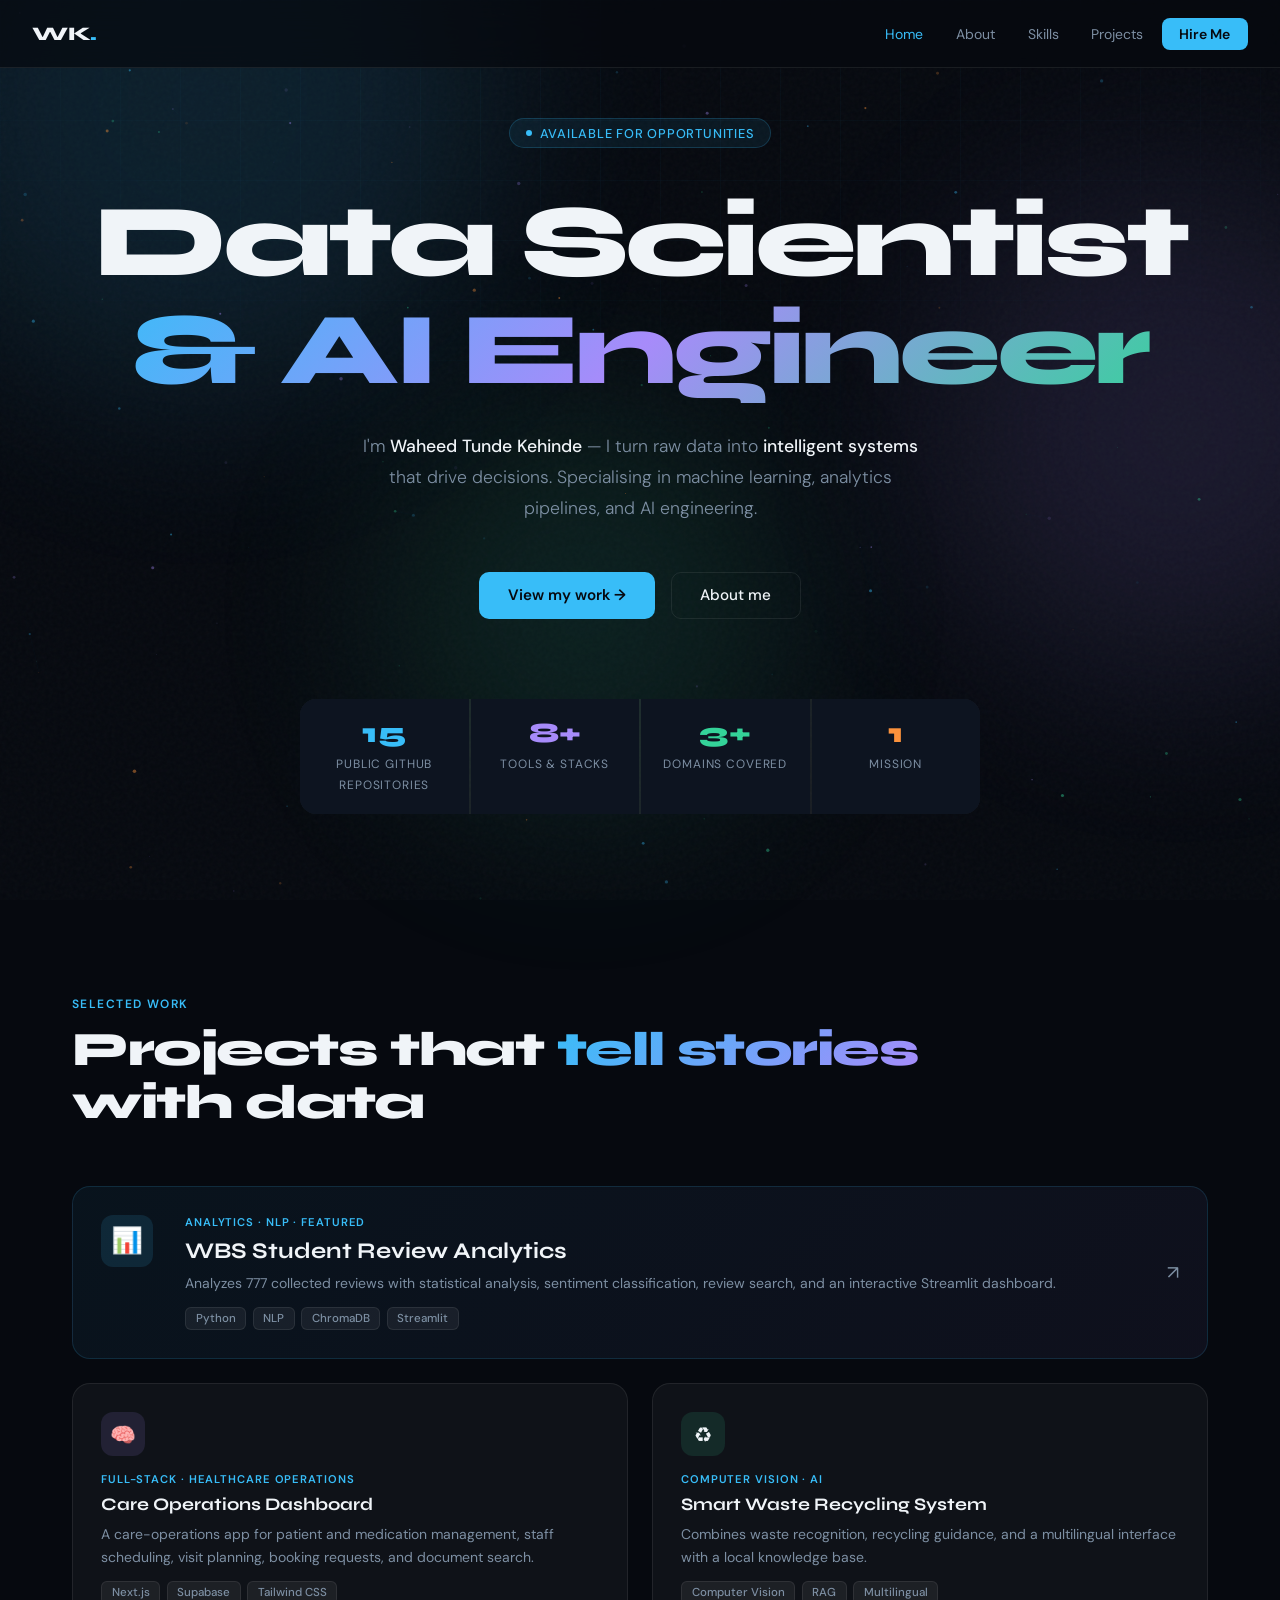
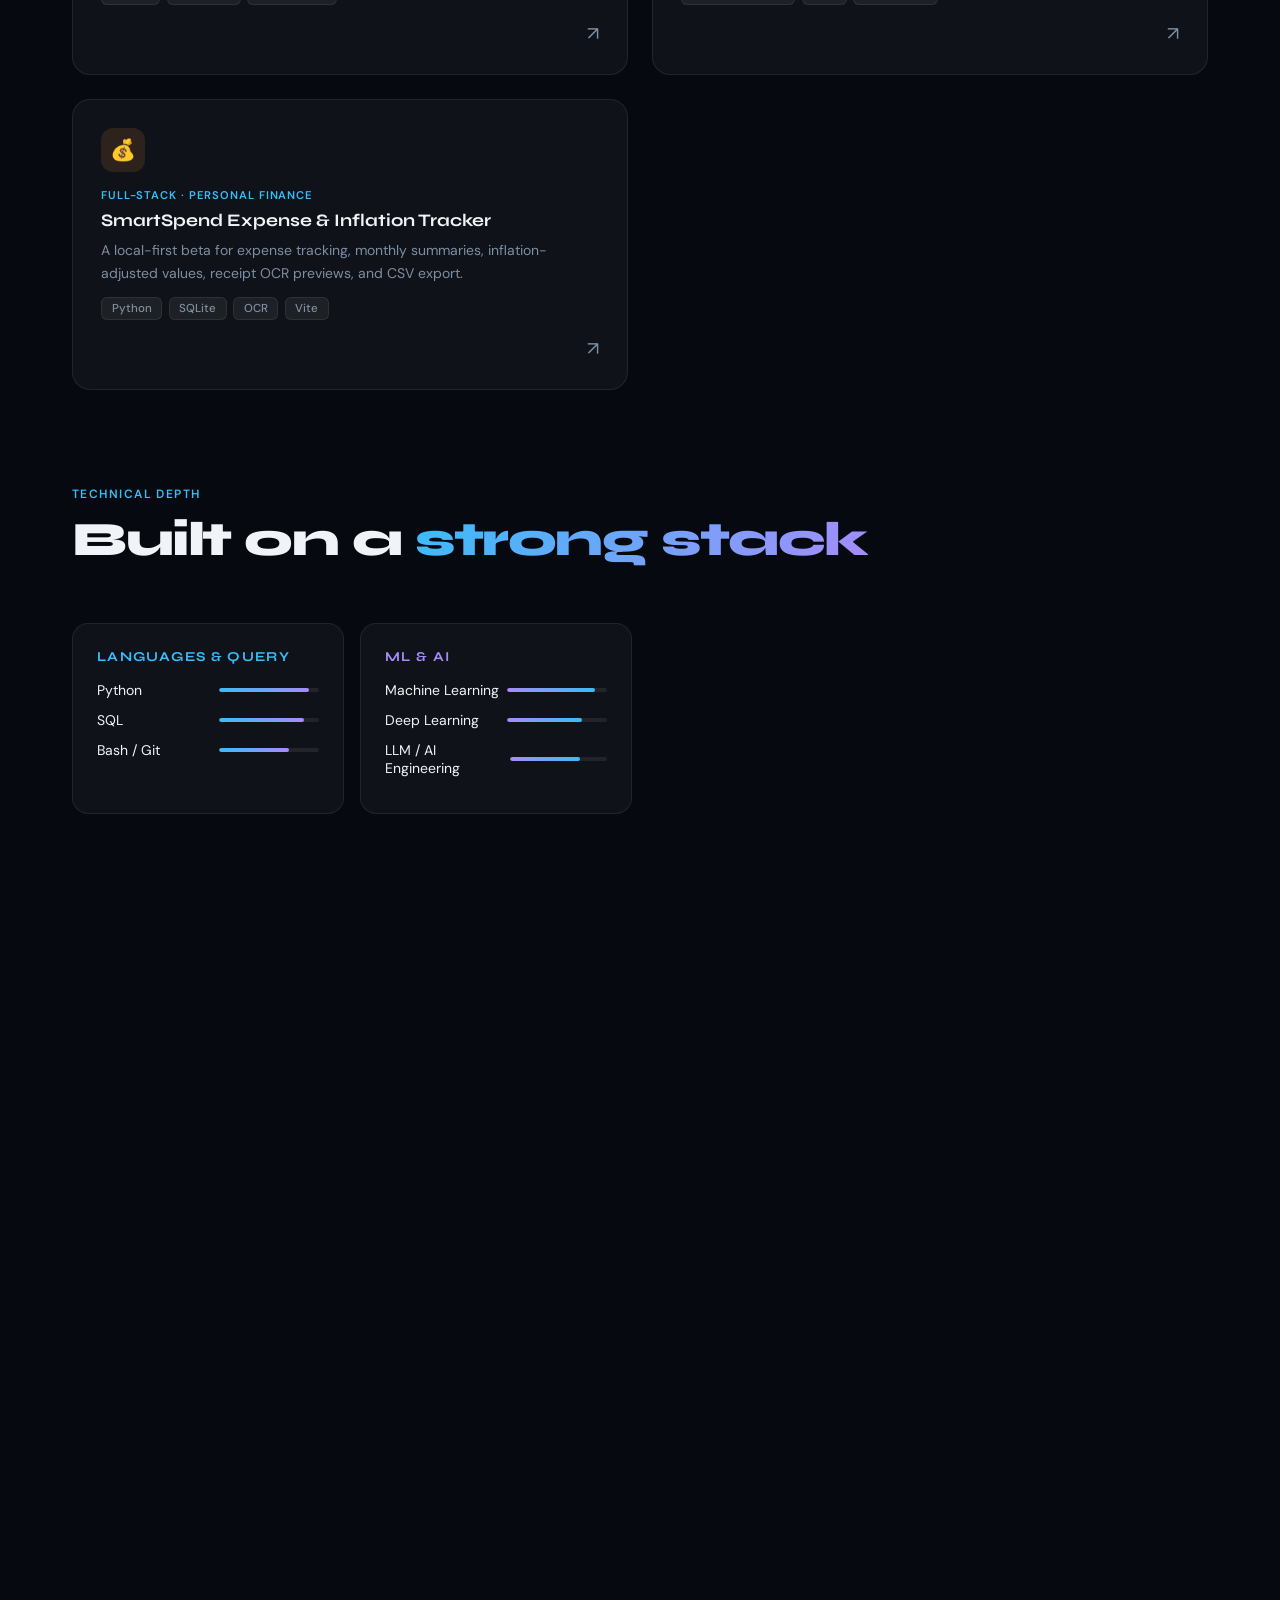
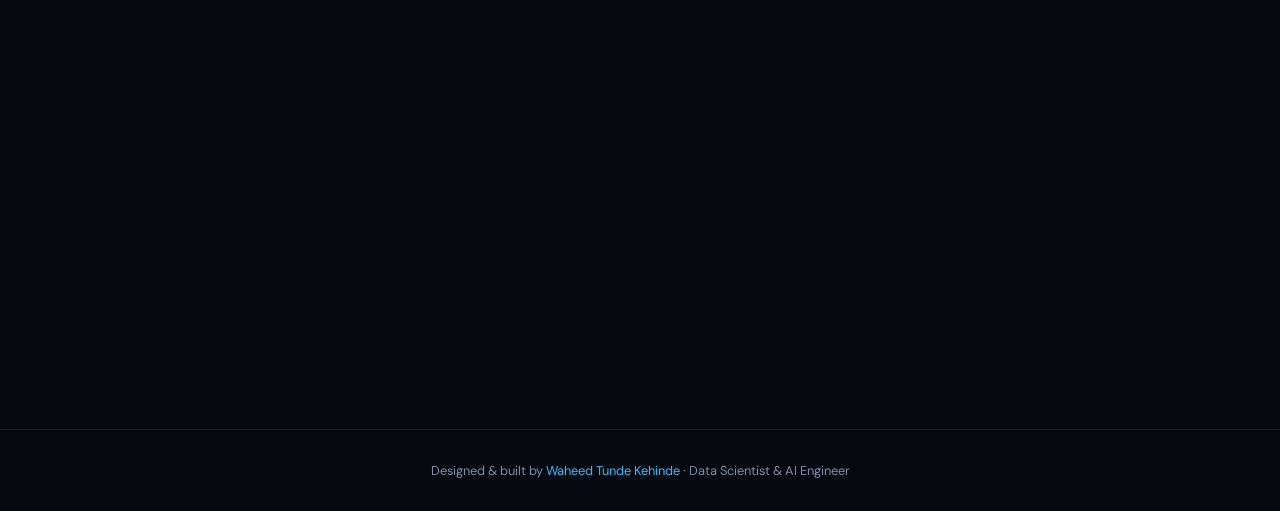
<file: index.html>
<!DOCTYPE html>
<html lang="en">
<head>
  <meta charset="UTF-8" />
  <meta name="viewport" content="width=device-width, initial-scale=1.0" />
  <title>Waheed Tunde Kehinde - Data Scientist & AI Engineer</title>
  <link rel="preconnect" href="https://fonts.googleapis.com">
  <link href="https://fonts.googleapis.com/css2?family=Syne:wght@400;600;700;800&family=DM+Sans:ital,opsz,wght@0,9..40,300;0,9..40,400;0,9..40,500;1,9..40,300&display=swap" rel="stylesheet">
  <style>
    *, *::before, *::after { margin: 0; padding: 0; box-sizing: border-box; }

    :root {
      --bg: #06090f;
      --bg2: #0d1420;
      --surface: rgba(255,255,255,0.04);
      --surface-hover: rgba(255,255,255,0.07);
      --border: rgba(255,255,255,0.08);
      --border-bright: rgba(56,189,248,0.3);
      --text: #f0f4f8;
      --muted: #7d8fa3;
      --accent: #38bdf8;
      --accent2: #a78bfa;
      --accent3: #34d399;
      --accent4: #fb923c;
    }

    html { scroll-behavior: smooth; }

    body {
      font-family: 'DM Sans', system-ui, sans-serif;
      background: var(--bg);
      color: var(--text);
      min-height: 100vh;
      overflow-x: hidden;
    }

    /* ── NOISE TEXTURE OVERLAY ── */
    body::before {
      content: '';
      position: fixed;
      inset: 0;
      background-image: url("data:image/svg+xml,%3Csvg viewBox='0 0 256 256' xmlns='http://www.w3.org/2000/svg'%3E%3Cfilter id='noise'%3E%3CfeTurbulence type='fractalNoise' baseFrequency='0.9' numOctaves='4' stitchTiles='stitch'/%3E%3C/filter%3E%3Crect width='100%25' height='100%25' filter='url(%23noise)' opacity='0.03'/%3E%3C/svg%3E");
      pointer-events: none;
      z-index: 0;
    }

    /* ── ANIMATED GRID BG ── */
    .grid-bg {
      position: fixed;
      inset: 0;
      z-index: 0;
      background-image:
        linear-gradient(rgba(56,189,248,0.03) 1px, transparent 1px),
        linear-gradient(90deg, rgba(56,189,248,0.03) 1px, transparent 1px);
      background-size: 60px 60px;
      mask-image: radial-gradient(ellipse 80% 60% at 50% 0%, black 30%, transparent 100%);
    }

    /* ── GLOW ORBS ── */
    .orb {
      position: fixed;
      border-radius: 50%;
      pointer-events: none;
      z-index: 0;
      filter: blur(100px);
      opacity: 0.12;
    }
    .orb-1 { width: 600px; height: 600px; background: #38bdf8; top: -200px; left: -100px; animation: drift1 20s ease-in-out infinite; }
    .orb-2 { width: 500px; height: 500px; background: #a78bfa; top: 20%; right: -150px; animation: drift2 25s ease-in-out infinite; }
    .orb-3 { width: 400px; height: 400px; background: #34d399; bottom: 10%; left: 30%; animation: drift3 18s ease-in-out infinite; }

    @keyframes drift1 { 0%,100%{transform:translate(0,0)} 50%{transform:translate(60px,80px)} }
    @keyframes drift2 { 0%,100%{transform:translate(0,0)} 50%{transform:translate(-40px,60px)} }
    @keyframes drift3 { 0%,100%{transform:translate(0,0)} 50%{transform:translate(50px,-50px)} }

    /* ── NAV ── */
    nav {
      position: fixed;
      top: 0;
      left: 0;
      right: 0;
      z-index: 100;
      padding: 0 2rem;
      height: 68px;
      display: flex;
      align-items: center;
      justify-content: space-between;
      background: rgba(6,9,15,0.7);
      backdrop-filter: blur(20px);
      border-bottom: 1px solid var(--border);
    }

    .nav-logo {
      font-family: 'Syne', sans-serif;
      font-weight: 800;
      font-size: 1.2rem;
      letter-spacing: -0.02em;
      color: var(--text);
    }
    .nav-logo span { color: var(--accent); }

    .nav-links {
      display: flex;
      align-items: center;
      gap: 0.25rem;
      list-style: none;
    }

    .nav-links a {
      text-decoration: none;
      color: var(--muted);
      font-size: 0.875rem;
      font-weight: 400;
      padding: 0.4rem 0.9rem;
      border-radius: 8px;
      transition: all 0.2s;
    }
    .nav-links a:hover { color: var(--text); background: var(--surface); }
    .nav-links a.active { color: var(--accent); }

    .nav-cta {
      background: var(--accent) !important;
      color: #06090f !important;
      font-weight: 600 !important;
      padding: 0.45rem 1.1rem !important;
      border-radius: 8px;
    }
    .nav-cta:hover { opacity: 0.9; background: var(--accent) !important; }

    /* ── HERO ── */
    .hero {
      min-height: 100vh;
      display: flex;
      flex-direction: column;
      justify-content: center;
      align-items: center;
      padding: 6rem 2rem 4rem;
      position: relative;
      z-index: 2;
      text-align: center;
    }

    .hero-badge {
      display: inline-flex;
      align-items: center;
      gap: 0.5rem;
      background: rgba(56,189,248,0.08);
      border: 1px solid rgba(56,189,248,0.2);
      color: var(--accent);
      padding: 0.35rem 1rem;
      border-radius: 999px;
      font-size: 0.8rem;
      font-weight: 500;
      letter-spacing: 0.06em;
      text-transform: uppercase;
      margin-bottom: 2.5rem;
      animation: fadeUp 0.8s ease both;
    }

    .hero-badge::before {
      content: '';
      width: 6px;
      height: 6px;
      background: var(--accent);
      border-radius: 50%;
      animation: pulse 2s ease-in-out infinite;
    }

    @keyframes pulse { 0%,100%{opacity:1;transform:scale(1)} 50%{opacity:0.4;transform:scale(0.8)} }

    .hero h1 {
      font-family: 'Syne', sans-serif;
      font-size: clamp(3rem, 8vw, 7rem);
      font-weight: 800;
      line-height: 1.05;
      letter-spacing: -0.04em;
      margin-bottom: 1.75rem;
      animation: fadeUp 0.8s 0.1s ease both;
    }

    .hero h1 .line1 { color: var(--text); display: block; }
    .hero h1 .line2 {
      display: block;
      background: linear-gradient(135deg, var(--accent) 0%, var(--accent2) 50%, var(--accent3) 100%);
      -webkit-background-clip: text;
      -webkit-text-fill-color: transparent;
      background-clip: text;
    }

    .hero-sub {
      max-width: 560px;
      color: var(--muted);
      font-size: 1.1rem;
      line-height: 1.75;
      margin-bottom: 3rem;
      animation: fadeUp 0.8s 0.2s ease both;
      font-weight: 300;
    }
    .hero-sub strong { color: var(--text); font-weight: 500; }

    .hero-actions {
      display: flex;
      gap: 1rem;
      justify-content: center;
      flex-wrap: wrap;
      animation: fadeUp 0.8s 0.3s ease both;
      margin-bottom: 5rem;
    }

    .btn-primary {
      background: var(--accent);
      color: #06090f;
      padding: 0.8rem 1.8rem;
      border-radius: 10px;
      font-weight: 600;
      text-decoration: none;
      font-size: 0.95rem;
      transition: all 0.2s;
      display: inline-flex;
      align-items: center;
      gap: 0.5rem;
    }
    .btn-primary:hover { transform: translateY(-2px); box-shadow: 0 12px 40px rgba(56,189,248,0.3); }

    .btn-ghost {
      background: transparent;
      color: var(--text);
      padding: 0.8rem 1.8rem;
      border-radius: 10px;
      font-weight: 500;
      text-decoration: none;
      font-size: 0.95rem;
      border: 1px solid var(--border);
      transition: all 0.2s;
      display: inline-flex;
      align-items: center;
      gap: 0.5rem;
    }
    .btn-ghost:hover { border-color: rgba(255,255,255,0.2); background: var(--surface); }

    /* ── STAT STRIP ── */
    .stat-strip {
      display: flex;
      gap: 2px;
      background: var(--border);
      border-radius: 16px;
      overflow: hidden;
      max-width: 680px;
      width: 100%;
      animation: fadeUp 0.8s 0.4s ease both;
    }

    .stat {
      flex: 1;
      background: var(--bg2);
      padding: 1.25rem 1rem;
      text-align: center;
    }

    .stat-num {
      font-family: 'Syne', sans-serif;
      font-size: 1.75rem;
      font-weight: 800;
      color: var(--text);
      display: block;
      line-height: 1;
      margin-bottom: 0.3rem;
    }

    .stat-label {
      font-size: 0.75rem;
      color: var(--muted);
      text-transform: uppercase;
      letter-spacing: 0.07em;
    }

    .stat:nth-child(1) .stat-num { color: var(--accent); }
    .stat:nth-child(2) .stat-num { color: var(--accent2); }
    .stat:nth-child(3) .stat-num { color: var(--accent3); }
    .stat:nth-child(4) .stat-num { color: var(--accent4); }

    /* ── SECTION ── */
    .section {
      position: relative;
      z-index: 2;
      padding: 6rem 2rem;
      max-width: 1200px;
      margin: 0 auto;
    }

    .section-label {
      font-size: 0.75rem;
      font-weight: 600;
      letter-spacing: 0.12em;
      text-transform: uppercase;
      color: var(--accent);
      margin-bottom: 0.75rem;
    }

    .section-title {
      font-family: 'Syne', sans-serif;
      font-size: clamp(2rem, 4vw, 3rem);
      font-weight: 800;
      letter-spacing: -0.03em;
      line-height: 1.1;
      margin-bottom: 3.5rem;
    }

    .section-title span {
      background: linear-gradient(135deg, var(--accent), var(--accent2));
      -webkit-background-clip: text;
      -webkit-text-fill-color: transparent;
      background-clip: text;
    }

    /* ── PROJECTS ── */
    .projects-grid {
      display: grid;
      grid-template-columns: 1fr 1fr;
      gap: 1.5rem;
    }

    .project-card {
      background: var(--surface);
      border: 1px solid var(--border);
      border-radius: 18px;
      padding: 1.75rem;
      text-decoration: none;
      color: inherit;
      transition: all 0.3s ease;
      display: flex;
      flex-direction: column;
      gap: 1rem;
      position: relative;
      overflow: hidden;
    }

    .project-card::before {
      content: '';
      position: absolute;
      inset: 0;
      border-radius: 18px;
      background: linear-gradient(135deg, rgba(56,189,248,0.05), transparent);
      opacity: 0;
      transition: opacity 0.3s;
    }

    .project-card:hover {
      border-color: var(--border-bright);
      transform: translateY(-4px);
      box-shadow: 0 20px 60px rgba(0,0,0,0.4);
    }
    .project-card:hover::before { opacity: 1; }

    .project-card.featured {
      grid-column: span 2;
      flex-direction: row;
      align-items: flex-start;
      gap: 2rem;
      background: linear-gradient(135deg, rgba(56,189,248,0.06), rgba(167,139,250,0.06));
      border-color: rgba(56,189,248,0.15);
    }

    .project-icon {
      width: 44px;
      height: 44px;
      border-radius: 12px;
      display: flex;
      align-items: center;
      justify-content: center;
      font-size: 1.3rem;
      flex-shrink: 0;
    }

    .project-icon.blue { background: rgba(56,189,248,0.12); }
    .project-icon.purple { background: rgba(167,139,250,0.12); }
    .project-icon.green { background: rgba(52,211,153,0.12); }
    .project-icon.orange { background: rgba(251,146,60,0.12); }

    .project-meta {
      flex: 1;
    }

    .project-tag {
      font-size: 0.7rem;
      font-weight: 600;
      letter-spacing: 0.08em;
      text-transform: uppercase;
      color: var(--accent);
      margin-bottom: 0.5rem;
    }

    .project-title {
      font-family: 'Syne', sans-serif;
      font-size: 1.1rem;
      font-weight: 700;
      margin-bottom: 0.5rem;
      color: var(--text);
    }

    .project-card.featured .project-title { font-size: 1.4rem; }

    .project-desc {
      font-size: 0.875rem;
      color: var(--muted);
      line-height: 1.65;
    }

    .project-stack {
      display: flex;
      flex-wrap: wrap;
      gap: 0.4rem;
      margin-top: 0.75rem;
    }

    .tag {
      background: rgba(255,255,255,0.06);
      border: 1px solid var(--border);
      color: var(--muted);
      padding: 0.2rem 0.6rem;
      border-radius: 6px;
      font-size: 0.72rem;
      font-weight: 500;
    }

    .project-arrow {
      margin-left: auto;
      color: var(--muted);
      font-size: 1.2rem;
      transition: transform 0.2s, color 0.2s;
      align-self: center;
    }
    .project-card:hover .project-arrow { transform: translate(3px,-3px); color: var(--accent); }

    /* ── SKILLS ── */
    .skills-section {
      max-width: 1200px;
      margin: 0 auto;
      padding: 0 2rem 6rem;
      position: relative;
      z-index: 2;
    }

    .skills-grid {
      display: grid;
      grid-template-columns: repeat(auto-fit, minmax(260px, 1fr));
      gap: 1rem;
    }

    .skill-group {
      background: var(--surface);
      border: 1px solid var(--border);
      border-radius: 16px;
      padding: 1.5rem;
      transition: border-color 0.2s;
    }
    .skill-group:hover { border-color: var(--border-bright); }

    .skill-group-title {
      font-family: 'Syne', sans-serif;
      font-size: 0.85rem;
      font-weight: 700;
      text-transform: uppercase;
      letter-spacing: 0.1em;
      margin-bottom: 1rem;
    }

    .skill-group-title.blue { color: var(--accent); }
    .skill-group-title.purple { color: var(--accent2); }
    .skill-group-title.green { color: var(--accent3); }
    .skill-group-title.orange { color: var(--accent4); }

    .skill-item {
      display: flex;
      justify-content: space-between;
      align-items: center;
      margin-bottom: 0.75rem;
    }

    .skill-name {
      font-size: 0.875rem;
      color: var(--text);
    }

    .skill-bar-wrap {
      width: 100px;
      height: 4px;
      background: var(--border);
      border-radius: 2px;
      overflow: hidden;
    }

    .skill-bar {
      height: 100%;
      border-radius: 2px;
      transition: width 1.5s ease;
    }
    .skill-bar.blue { background: linear-gradient(90deg, var(--accent), var(--accent2)); }
    .skill-bar.purple { background: linear-gradient(90deg, var(--accent2), var(--accent)); }
    .skill-bar.green { background: linear-gradient(90deg, var(--accent3), var(--accent)); }
    .skill-bar.orange { background: linear-gradient(90deg, var(--accent4), var(--accent2)); }

    /* ── ABOUT STRIP ── */
    .about-strip {
      max-width: 1200px;
      margin: 0 auto;
      padding: 0 2rem 6rem;
      position: relative;
      z-index: 2;
    }

    .about-inner {
      background: linear-gradient(135deg, rgba(56,189,248,0.06), rgba(167,139,250,0.04));
      border: 1px solid rgba(56,189,248,0.15);
      border-radius: 24px;
      padding: 3.5rem;
      display: grid;
      grid-template-columns: 1fr 1.2fr;
      gap: 4rem;
      align-items: center;
    }

    .about-headline {
      font-family: 'Syne', sans-serif;
      font-size: clamp(1.8rem, 3vw, 2.4rem);
      font-weight: 800;
      line-height: 1.2;
      letter-spacing: -0.03em;
    }

    .about-headline span {
      background: linear-gradient(135deg, var(--accent2), var(--accent));
      -webkit-background-clip: text;
      -webkit-text-fill-color: transparent;
      background-clip: text;
    }

    .about-body {
      color: var(--muted);
      font-size: 0.95rem;
      line-height: 1.8;
      margin-top: 1rem;
    }
    .about-body strong { color: var(--text); font-weight: 500; }

    .about-link {
      display: inline-flex;
      align-items: center;
      gap: 0.4rem;
      margin-top: 1.5rem;
      color: var(--accent);
      text-decoration: none;
      font-size: 0.9rem;
      font-weight: 500;
      transition: gap 0.2s;
    }
    .about-link:hover { gap: 0.7rem; }

    .timeline {
      display: flex;
      flex-direction: column;
      gap: 1.25rem;
    }

    .timeline-item {
      display: flex;
      gap: 1rem;
      align-items: flex-start;
    }

    .timeline-dot {
      width: 10px;
      height: 10px;
      border-radius: 50%;
      margin-top: 5px;
      flex-shrink: 0;
    }
    .timeline-dot.blue { background: var(--accent); }
    .timeline-dot.purple { background: var(--accent2); }
    .timeline-dot.green { background: var(--accent3); }

    .timeline-content p {
      font-size: 0.875rem;
      font-weight: 500;
      color: var(--text);
    }
    .timeline-content span {
      font-size: 0.8rem;
      color: var(--muted);
    }

    /* ── CTA ── */
    .cta-section {
      max-width: 1200px;
      margin: 0 auto;
      padding: 0 2rem 8rem;
      position: relative;
      z-index: 2;
      text-align: center;
    }

    .cta-inner {
      background: var(--bg2);
      border: 1px solid var(--border);
      border-radius: 24px;
      padding: 5rem 2rem;
      position: relative;
      overflow: hidden;
    }

    .cta-inner::before {
      content: '';
      position: absolute;
      top: -80px;
      left: 50%;
      transform: translateX(-50%);
      width: 500px;
      height: 200px;
      background: radial-gradient(ellipse, rgba(56,189,248,0.1), transparent 70%);
    }

    .cta-inner h2 {
      font-family: 'Syne', sans-serif;
      font-size: clamp(2rem, 4vw, 3rem);
      font-weight: 800;
      letter-spacing: -0.03em;
      margin-bottom: 1rem;
      position: relative;
    }

    .cta-inner p {
      color: var(--muted);
      font-size: 1rem;
      margin-bottom: 2.5rem;
      position: relative;
    }

    /* ── FOOTER ── */
    footer {
      border-top: 1px solid var(--border);
      padding: 2rem;
      text-align: center;
      color: var(--muted);
      font-size: 0.8rem;
      position: relative;
      z-index: 2;
    }

    footer a { color: var(--accent); text-decoration: none; }

    /* ── CANVAS ── */
    #particle-canvas {
      position: fixed;
      inset: 0;
      z-index: 1;
      pointer-events: none;
    }

    /* ── ANIMATIONS ── */
    @keyframes fadeUp {
      from { opacity: 0; transform: translateY(24px); }
      to   { opacity: 1; transform: translateY(0); }
    }

    .reveal {
      opacity: 0;
      transform: translateY(30px);
      transition: opacity 0.7s ease, transform 0.7s ease;
    }
    .reveal.visible {
      opacity: 1;
      transform: none;
    }

    /* ── SCROLLBAR ── */
    ::-webkit-scrollbar { width: 6px; }
    ::-webkit-scrollbar-track { background: var(--bg); }
    ::-webkit-scrollbar-thumb { background: rgba(56,189,248,0.3); border-radius: 3px; }

    /* ── RESPONSIVE ── */
    @media (max-width: 800px) {
      .projects-grid { grid-template-columns: 1fr; }
      .project-card.featured { grid-column: span 1; flex-direction: column; }
      .about-inner { grid-template-columns: 1fr; gap: 2rem; padding: 2rem; }
      .nav-links { display: none; }
    }
  </style>
</head>
<body>

<div class="grid-bg"></div>
<div class="orb orb-1"></div>
<div class="orb orb-2"></div>
<div class="orb orb-3"></div>
<canvas id="particle-canvas"></canvas>

<!-- NAV -->
<nav>
  <div class="nav-logo">WK<span>.</span></div>
  <ul class="nav-links">
    <li><a href="index.html" class="active">Home</a></li>
    <li><a href="about.html">About</a></li>
    <li><a href="skills.html">Skills</a></li>
    <li><a href="projects.html">Projects</a></li>
    <li><a href="contact.html" class="nav-cta">Hire Me</a></li>
  </ul>
</nav>

<!-- HERO -->
<section class="hero">
  <div class="hero-badge">Available for opportunities</div>
  <h1>
    <span class="line1">Data Scientist</span>
    <span class="line2">& AI Engineer</span>
  </h1>
  <p class="hero-sub">
    I'm <strong>Waheed Tunde Kehinde</strong> — I turn raw data into <strong>intelligent systems</strong>
    that drive decisions. Specialising in machine learning, analytics pipelines, and AI engineering.
  </p>
  <div class="hero-actions">
    <a href="projects.html" class="btn-primary">View my work →</a>
    <a href="about.html" class="btn-ghost">About me</a>
  </div>
  <div class="stat-strip">
    <div class="stat"><span class="stat-num">15</span><span class="stat-label">Public GitHub Repositories</span></div>
    <div class="stat"><span class="stat-num">8+</span><span class="stat-label">Tools & Stacks</span></div>
    <div class="stat"><span class="stat-num">3+</span><span class="stat-label">Domains Covered</span></div>
    <div class="stat"><span class="stat-num">1</span><span class="stat-label">Mission</span></div>
  </div>
</section>

<!-- FEATURED PROJECTS -->
<section class="section">
  <p class="section-label reveal">Selected Work</p>
  <h2 class="section-title reveal">Projects that <span>tell stories</span><br>with data</h2>

  <div class="projects-grid">

    <a href="https://github.com/waydem002/Data-interns-review-analysis-06-26" target="_blank" rel="noopener noreferrer" class="project-card featured reveal">
      <div>
        <div class="project-icon blue" style="width:52px;height:52px;font-size:1.6rem;">📊</div>
      </div>
      <div class="project-meta">
        <p class="project-tag">Analytics · NLP · Featured</p>
        <h3 class="project-title">WBS Student Review Analytics</h3>
        <p class="project-desc">Analyzes 777 collected reviews with statistical analysis, sentiment classification, review search, and an interactive Streamlit dashboard.</p>
        <div class="project-stack">
          <span class="tag">Python</span><span class="tag">NLP</span><span class="tag">ChromaDB</span><span class="tag">Streamlit</span>
        </div>
      </div>
      <span class="project-arrow">↗</span>
    </a>

    <a href="https://github.com/waydem002/care-mvp" target="_blank" rel="noopener noreferrer" class="project-card reveal">
      <div class="project-icon purple">🧠</div>
      <div class="project-meta">
        <p class="project-tag">Full-Stack · Healthcare Operations</p>
        <h3 class="project-title">Care Operations Dashboard</h3>
        <p class="project-desc">A care-operations app for patient and medication management, staff scheduling, visit planning, booking requests, and document search.</p>
        <div class="project-stack">
          <span class="tag">Next.js</span><span class="tag">Supabase</span><span class="tag">Tailwind CSS</span>
        </div>
      </div>
      <span class="project-arrow">↗</span>
    </a>

    <a href="https://github.com/waydem002/Smart-Waste-Recycling-System" target="_blank" rel="noopener noreferrer" class="project-card reveal">
      <div class="project-icon green">♻️</div>
      <div class="project-meta">
        <p class="project-tag">Computer Vision · AI</p>
        <h3 class="project-title">Smart Waste Recycling System</h3>
        <p class="project-desc">Combines waste recognition, recycling guidance, and a multilingual interface with a local knowledge base.</p>
        <div class="project-stack">
          <span class="tag">Computer Vision</span><span class="tag">RAG</span><span class="tag">Multilingual</span>
        </div>
      </div>
      <span class="project-arrow">↗</span>
    </a>

    <a href="https://github.com/waydem002/SMARTSPEND-AI-EXPENSE-AND-INFLATION-TRACKER-SYSTEM" target="_blank" rel="noopener noreferrer" class="project-card reveal">
      <div class="project-icon orange">💰</div>
      <div class="project-meta">
        <p class="project-tag">Full-Stack · Personal Finance</p>
        <h3 class="project-title">SmartSpend Expense & Inflation Tracker</h3>
        <p class="project-desc">A local-first beta for expense tracking, monthly summaries, inflation-adjusted values, receipt OCR previews, and CSV export.</p>
        <div class="project-stack">
          <span class="tag">Python</span><span class="tag">SQLite</span><span class="tag">OCR</span><span class="tag">Vite</span>
        </div>
      </div>
      <span class="project-arrow">↗</span>
    </a>

  </div>
</section>

<!-- SKILLS SNAPSHOT -->
<section class="skills-section">
  <p class="section-label reveal">Technical Depth</p>
  <h2 class="section-title reveal">Built on a <span>strong stack</span></h2>

  <div class="skills-grid">
    <div class="skill-group reveal">
      <p class="skill-group-title blue">Languages & Query</p>
      <div class="skill-item"><span class="skill-name">Python</span><div class="skill-bar-wrap"><div class="skill-bar blue" style="width:90%"></div></div></div>
      <div class="skill-item"><span class="skill-name">SQL</span><div class="skill-bar-wrap"><div class="skill-bar blue" style="width:85%"></div></div></div>
      <div class="skill-item"><span class="skill-name">Bash / Git</span><div class="skill-bar-wrap"><div class="skill-bar blue" style="width:70%"></div></div></div>
    </div>
    <div class="skill-group reveal">
      <p class="skill-group-title purple">ML & AI</p>
      <div class="skill-item"><span class="skill-name">Machine Learning</span><div class="skill-bar-wrap"><div class="skill-bar purple" style="width:88%"></div></div></div>
      <div class="skill-item"><span class="skill-name">Deep Learning</span><div class="skill-bar-wrap"><div class="skill-bar purple" style="width:75%"></div></div></div>
      <div class="skill-item"><span class="skill-name">LLM / AI Engineering</span><div class="skill-bar-wrap"><div class="skill-bar purple" style="width:72%"></div></div></div>
    </div>
    <div class="skill-group reveal">
      <p class="skill-group-title green">Data Engineering</p>
      <div class="skill-item"><span class="skill-name">Pipeline Design</span><div class="skill-bar-wrap"><div class="skill-bar green" style="width:80%"></div></div></div>
      <div class="skill-item"><span class="skill-name">Power BI</span><div class="skill-bar-wrap"><div class="skill-bar green" style="width:85%"></div></div></div>
      <div class="skill-item"><span class="skill-name">MLOps / Docker</span><div class="skill-bar-wrap"><div class="skill-bar green" style="width:65%"></div></div></div>
    </div>
    <div class="skill-group reveal">
      <p class="skill-group-title orange">Specialisms</p>
      <div class="skill-item"><span class="skill-name">Computer Vision</span><div class="skill-bar-wrap"><div class="skill-bar orange" style="width:75%"></div></div></div>
      <div class="skill-item"><span class="skill-name">Time Series</span><div class="skill-bar-wrap"><div class="skill-bar orange" style="width:80%"></div></div></div>
      <div class="skill-item"><span class="skill-name">A/B Testing</span><div class="skill-bar-wrap"><div class="skill-bar orange" style="width:70%"></div></div></div>
    </div>
  </div>
</section>

<!-- ABOUT STRIP -->
<section class="about-strip">
  <div class="about-inner reveal">
    <div>
      <h2 class="about-headline">From bootcamp<br>to <span>building real systems</span></h2>
      <p class="about-body">
        I started this journey a few months ago and never looked back. What drives me is the gap between
        <strong>raw data and real decisions</strong>  and building the systems that bridge them.
        I focus on work that is rigorous, interpretable, and actually deployed.
      </p>
      <a href="about.html" class="about-link">More about me →</a>
    </div>
    <div class="timeline">
      <div class="timeline-item">
        <div class="timeline-dot blue"></div>
        <div class="timeline-content">
          <p>Data Science And AI Program</p>
          <span>2025 - Present · Full stack DS training</span>
        </div>
      </div>
      <div class="timeline-item">
        <div class="timeline-dot purple"></div>
        <div class="timeline-content">
          <p>First ML model deployed to production</p>
          <span>End-to-end pipeline with REST API</span>
        </div>
      </div>
      <div class="timeline-item">
        <div class="timeline-dot green"></div>
        <div class="timeline-content">
          <p>Expanded into AI Engineering</p>
          <span>LLMs, Computer Vision, MLOps</span>
        </div>
      </div>
      <div class="timeline-item">
        <div class="timeline-dot blue"></div>
        <div class="timeline-content">
          <p>Building world-class portfolio</p>
          <span>Now · Ready for professional roles</span>
        </div>
      </div>
    </div>
  </div>
</section>

<!-- CTA -->
<section class="cta-section">
  <div class="cta-inner reveal">
    <h2>Let's build something<br>worth talking about.</h2>
    <p>Open to data science, ML engineering, and AI roles. Let's talk.</p>
    <div style="display:flex;gap:1rem;justify-content:center;flex-wrap:wrap">
      <a href="contact.html" class="btn-primary">Get in touch →</a>
      <a href="projects.html" class="btn-ghost">See all projects</a>
    </div>
  </div>
</section>

<!-- FOOTER -->
<footer>
  <p>Designed & built by <a href="about.html">Waheed Tunde Kehinde</a> · Data Scientist & AI Engineer</p>
</footer>

<script>
// ── PARTICLE CANVAS ──
const canvas = document.getElementById('particle-canvas');
const ctx = canvas.getContext('2d');
let W, H, particles = [];

function resize() {
  W = canvas.width = window.innerWidth;
  H = canvas.height = window.innerHeight;
}
resize();
window.addEventListener('resize', resize);

class Particle {
  constructor() { this.reset(); }
  reset() {
    this.x = Math.random() * W;
    this.y = Math.random() * H;
    this.r = Math.random() * 1.5 + 0.3;
    this.vx = (Math.random() - 0.5) * 0.3;
    this.vy = (Math.random() - 0.5) * 0.3;
    this.alpha = Math.random() * 0.4 + 0.05;
    const colors = ['56,189,248','167,139,250','52,211,153','251,146,60'];
    this.color = colors[Math.floor(Math.random() * colors.length)];
  }
  update() {
    this.x += this.vx;
    this.y += this.vy;
    if (this.x < 0 || this.x > W || this.y < 0 || this.y > H) this.reset();
  }
  draw() {
    ctx.beginPath();
    ctx.arc(this.x, this.y, this.r, 0, Math.PI * 2);
    ctx.fillStyle = `rgba(${this.color},${this.alpha})`;
    ctx.fill();
  }
}

for (let i = 0; i < 120; i++) particles.push(new Particle());

function drawLines() {
  for (let i = 0; i < particles.length; i++) {
    for (let j = i + 1; j < particles.length; j++) {
      const dx = particles[i].x - particles[j].x;
      const dy = particles[i].y - particles[j].y;
      const dist = Math.sqrt(dx*dx + dy*dy);
      if (dist < 100) {
        ctx.beginPath();
        ctx.moveTo(particles[i].x, particles[i].y);
        ctx.lineTo(particles[j].x, particles[j].y);
        ctx.strokeStyle = `rgba(56,189,248,${0.04 * (1 - dist/100)})`;
        ctx.lineWidth = 0.5;
        ctx.stroke();
      }
    }
  }
}

function animate() {
  ctx.clearRect(0, 0, W, H);
  drawLines();
  particles.forEach(p => { p.update(); p.draw(); });
  requestAnimationFrame(animate);
}
animate();

// ── SCROLL REVEAL ──
const reveals = document.querySelectorAll('.reveal');
const observer = new IntersectionObserver((entries) => {
  entries.forEach((e, i) => {
    if (e.isIntersecting) {
      setTimeout(() => e.target.classList.add('visible'), i * 80);
    }
  });
}, { threshold: 0.1 });
reveals.forEach(r => observer.observe(r));
</script>
</body>
</html>
</file>
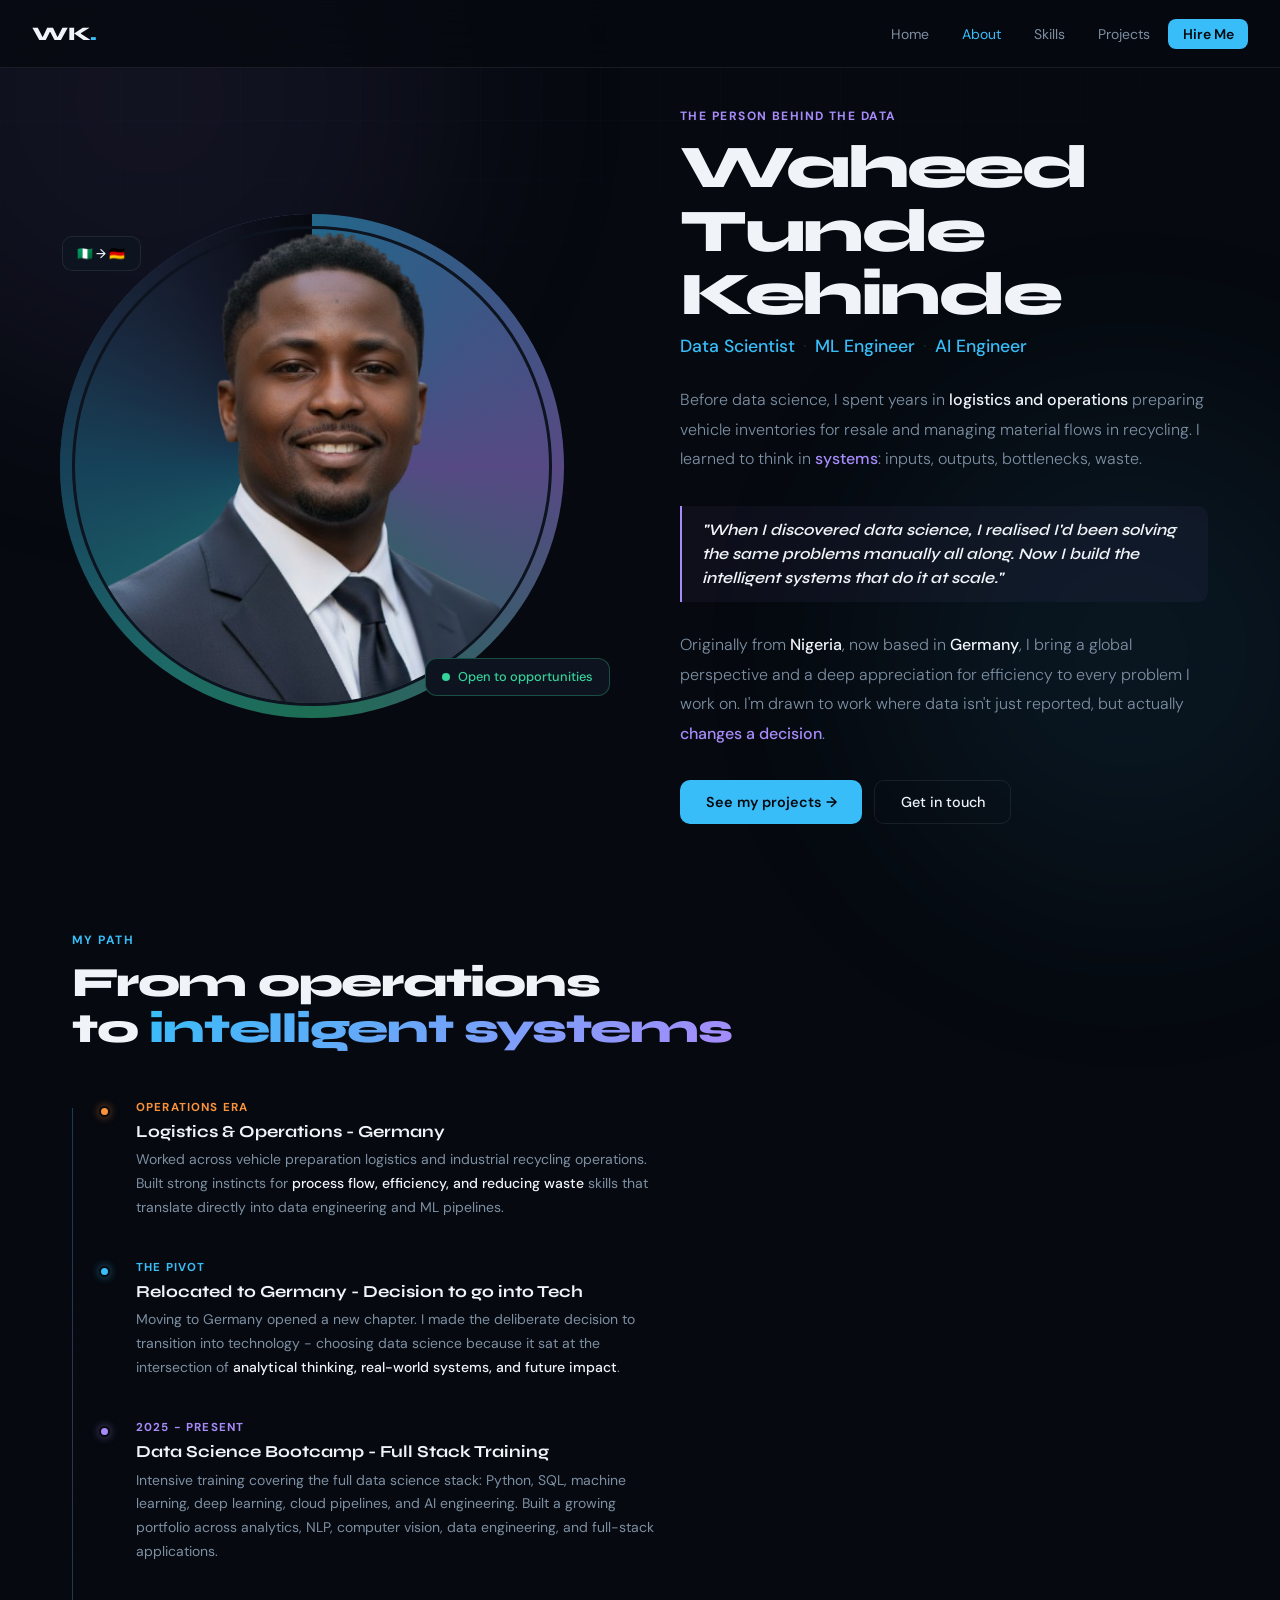
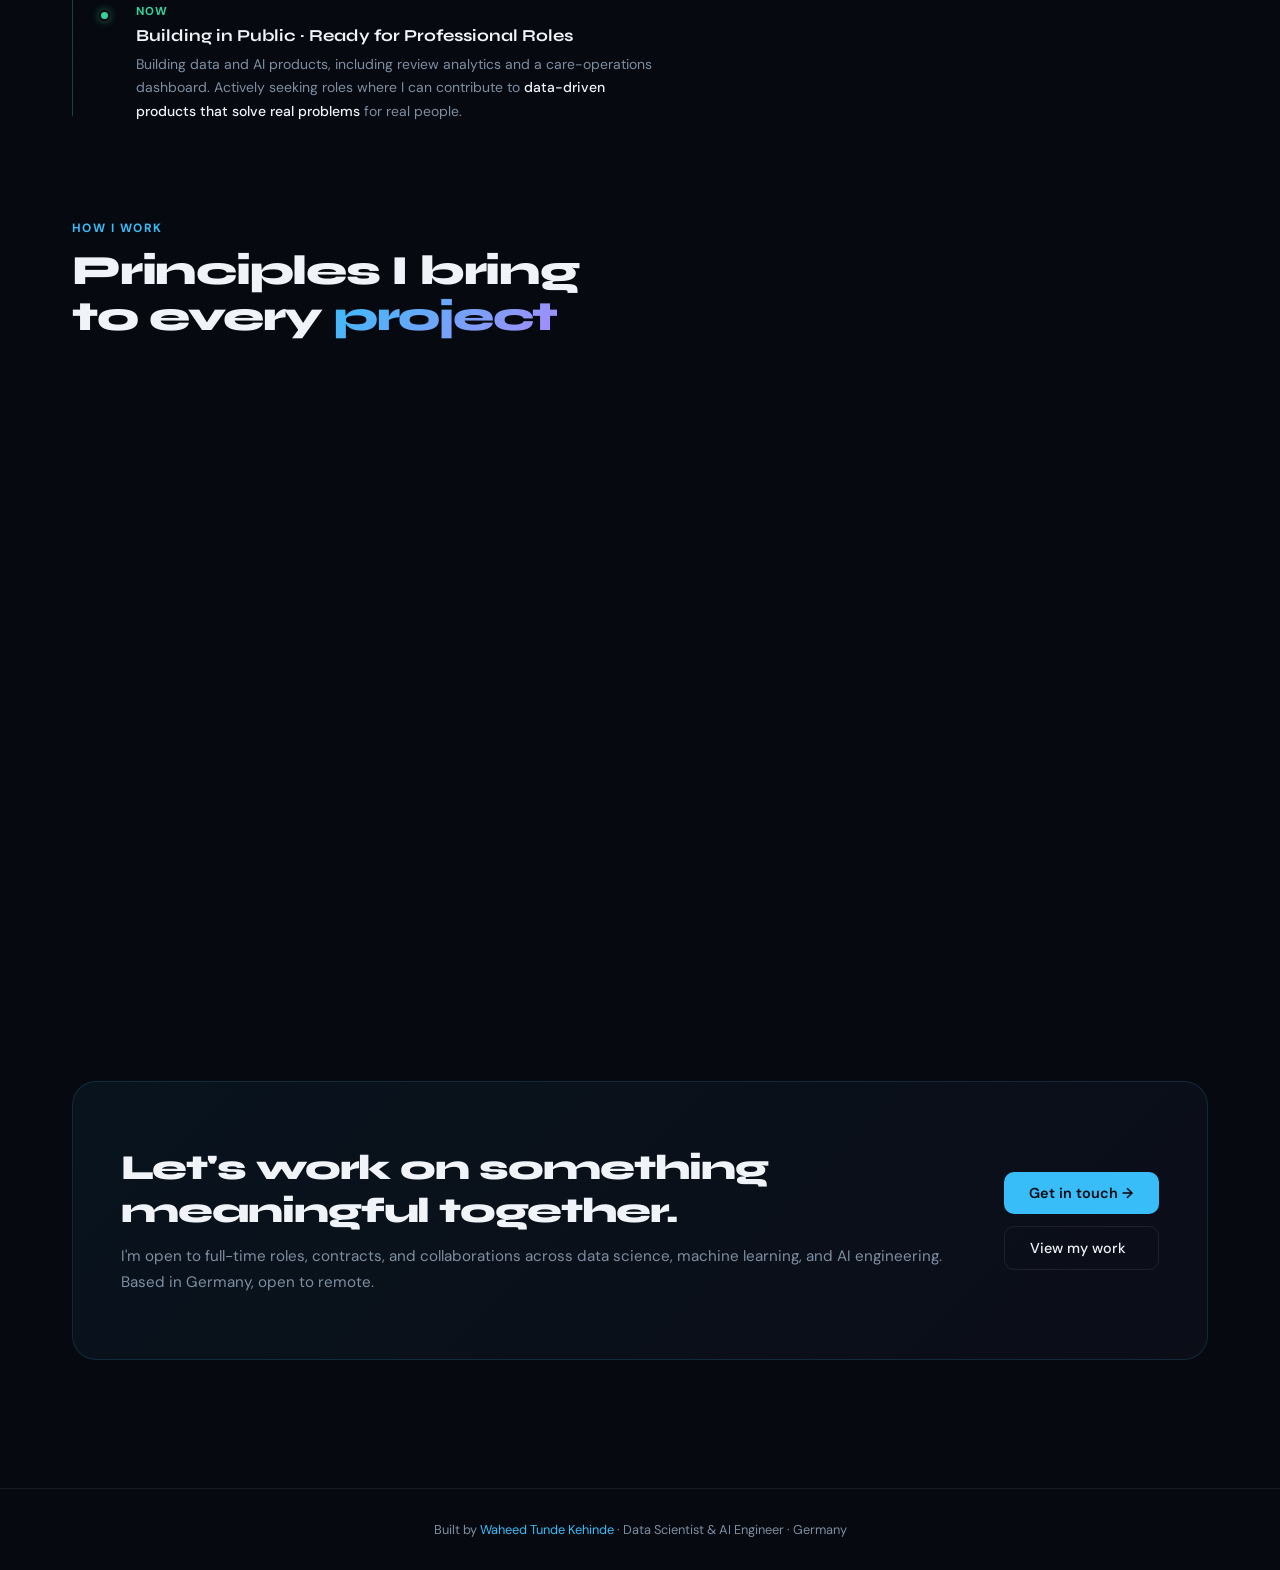
<file: about.html>
<!DOCTYPE html>
<html lang="en">
<head>
  <meta charset="UTF-8" />
  <meta name="viewport" content="width=device-width, initial-scale=1.0" />
  <title>About — Waheed Tunde Kehinde</title>
  <link rel="preconnect" href="https://fonts.googleapis.com">
  <link href="https://fonts.googleapis.com/css2?family=Syne:wght@400;600;700;800&family=DM+Sans:ital,opsz,wght@0,9..40,300;0,9..40,400;0,9..40,500;1,9..40,300&display=swap" rel="stylesheet">
  <style>
    *, *::before, *::after { margin: 0; padding: 0; box-sizing: border-box; }

    :root {
      --bg: #06090f;
      --bg2: #0d1420;
      --surface: rgba(255,255,255,0.04);
      --border: rgba(255,255,255,0.08);
      --text: #f0f4f8;
      --muted: #7d8fa3;
      --accent: #38bdf8;
      --accent2: #a78bfa;
      --accent3: #34d399;
      --accent4: #fb923c;
    }

    html { scroll-behavior: smooth; }

    body {
      font-family: 'DM Sans', system-ui, sans-serif;
      background: var(--bg);
      color: var(--text);
      min-height: 100vh;
      overflow-x: hidden;
    }

    body::before {
      content: '';
      position: fixed; inset: 0;
      background-image:
        linear-gradient(rgba(56,189,248,0.025) 1px, transparent 1px),
        linear-gradient(90deg, rgba(56,189,248,0.025) 1px, transparent 1px);
      background-size: 60px 60px;
      mask-image: radial-gradient(ellipse 100% 50% at 50% 0%, black 20%, transparent 100%);
      pointer-events: none; z-index: 0;
    }

    .orb {
      position: fixed; border-radius: 50%;
      pointer-events: none; z-index: 0;
      filter: blur(120px); opacity: 0.08;
    }
    .orb-1 { width: 600px; height: 600px; background: #a78bfa; top: -200px; left: -150px; }
    .orb-2 { width: 500px; height: 500px; background: #38bdf8; bottom: 0; right: -100px; }

    /* ── NAV ── */
    nav {
      position: fixed; top: 0; left: 0; right: 0; z-index: 100;
      padding: 0 2rem; height: 68px;
      display: flex; align-items: center; justify-content: space-between;
      background: rgba(6,9,15,0.75); backdrop-filter: blur(20px);
      border-bottom: 1px solid var(--border);
    }
    .nav-logo { font-family: 'Syne', sans-serif; font-weight: 800; font-size: 1.2rem; letter-spacing: -0.02em; color: var(--text); text-decoration: none; }
    .nav-logo span { color: var(--accent); }
    .nav-links { display: flex; align-items: center; gap: 0.25rem; list-style: none; }
    .nav-links a { text-decoration: none; color: var(--muted); font-size: 0.875rem; padding: 0.4rem 0.9rem; border-radius: 8px; transition: all 0.2s; }
    .nav-links a:hover { color: var(--text); background: var(--surface); }
    .nav-links a.active { color: var(--accent); }
    .nav-cta { background: var(--accent) !important; color: #06090f !important; font-weight: 600 !important; border-radius: 8px; }

    /* ── HERO INTRO ── */
    .intro {
      min-height: 100vh;
      display: grid;
      grid-template-columns: 1fr 1fr;
      gap: 5rem;
      align-items: center;
      max-width: 1200px;
      margin: 0 auto;
      padding: 6rem 2rem 4rem;
      position: relative; z-index: 2;
    }

    .intro-left { position: relative; }

    .avatar-wrap {
      position: relative;
      width: 480px;
      height: 480px;
    }

    .avatar-ring {
      position: absolute; inset: -12px;
      border-radius: 50%;
      background: conic-gradient(var(--accent), var(--accent2), var(--accent3), var(--accent), var(--accent2));
      animation: spin 8s linear infinite;
      opacity: 0.5;
    }
    .avatar-ring-mask {
      position: absolute; inset: -12px;
      border-radius: 50%;
      background: conic-gradient(transparent 60%, var(--bg) 100%);
    }

    @keyframes spin { to { transform: rotate(360deg); } }

    .avatar-img {
      position: relative; z-index: 1;
      width: 340px; height: 340px;
      border-radius: 50%;
      object-fit: cover;
      border: 3px solid var(--bg2);
      background: linear-gradient(135deg, #0d1f35, #1a1040);
      display: flex; align-items: center; justify-content: center;
      overflow: hidden;
    }

    .avatar-img, img.avatar-placeholder {
      width: 480px;
      height: 480px;
      border-radius: 50%;
      object-fit: cover;
      position: relative;
      z-index: 1;
      border: 3px solid #0d1420;
    }

    .avatar-badge {
      position: absolute;
      bottom: 10px; right: -10px;
      background: var(--bg2);
      border: 1px solid rgba(52,211,153,0.3);
      border-radius: 12px;
      padding: 0.6rem 1rem;
      display: flex; align-items: center; gap: 0.5rem;
      z-index: 2;
    }
    .avatar-badge-dot {
      width: 8px; height: 8px; border-radius: 50%;
      background: var(--accent3);
      animation: pulse 2s ease-in-out infinite;
    }
    @keyframes pulse { 0%,100%{opacity:1;transform:scale(1)} 50%{opacity:0.4;transform:scale(0.8)} }
    .avatar-badge span { font-size: 0.8rem; font-weight: 500; color: var(--accent3); }

    .flag-badge {
      position: absolute;
      top: 10px; left: -10px;
      background: var(--bg2);
      border: 1px solid var(--border);
      border-radius: 10px;
      padding: 0.5rem 0.9rem;
      font-size: 0.8rem; font-weight: 500;
      color: var(--text); z-index: 2;
      display: flex; align-items: center; gap: 0.5rem;
    }

    .intro-right { }

    .page-label {
      font-size: 0.75rem; font-weight: 700; letter-spacing: 0.12em;
      text-transform: uppercase; color: var(--accent2); margin-bottom: 0.75rem;
    }

    .intro-name {
      font-family: 'Syne', sans-serif;
      font-size: clamp(2.5rem, 5vw, 3.8rem);
      font-weight: 800; line-height: 1.05;
      letter-spacing: -0.04em; margin-bottom: 0.5rem;
    }

    .intro-role {
      font-size: 1.1rem; color: var(--accent);
      font-weight: 500; margin-bottom: 1.75rem;
      display: flex; align-items: center; gap: 0.5rem; flex-wrap: wrap;
    }
    .intro-role .sep { color: var(--border); }

    .intro-story {
      color: var(--muted); font-size: 1rem;
      line-height: 1.85; font-weight: 300;
      margin-bottom: 2rem;
    }
    .intro-story strong { color: var(--text); font-weight: 500; }
    .intro-story em { color: var(--accent2); font-style: normal; font-weight: 500; }

    .pull-quote {
      border-left: 2px solid var(--accent2);
      padding: 0.75rem 1.25rem;
      margin: 1.75rem 0;
      background: rgba(167,139,250,0.05);
      border-radius: 0 10px 10px 0;
    }
    .pull-quote p {
      font-family: 'Syne', sans-serif;
      font-size: 1rem; font-weight: 600;
      color: var(--text); line-height: 1.5;
      font-style: italic;
    }

    .intro-actions {
      display: flex; gap: 0.75rem; flex-wrap: wrap;
    }
    .btn-primary {
      background: var(--accent); color: #06090f;
      padding: 0.75rem 1.6rem; border-radius: 10px;
      font-weight: 600; text-decoration: none; font-size: 0.9rem;
      transition: all 0.2s; display: inline-flex; align-items: center; gap: 0.5rem;
    }
    .btn-primary:hover { transform: translateY(-2px); box-shadow: 0 12px 40px rgba(56,189,248,0.25); }
    .btn-ghost {
      background: transparent; color: var(--text);
      padding: 0.75rem 1.6rem; border-radius: 10px;
      font-weight: 500; text-decoration: none; font-size: 0.9rem;
      border: 1px solid var(--border); transition: all 0.2s;
      display: inline-flex; align-items: center; gap: 0.5rem;
    }
    .btn-ghost:hover { border-color: rgba(255,255,255,0.2); background: var(--surface); }

    /* ── JOURNEY SECTION ── */
    .journey {
      max-width: 1200px; margin: 0 auto;
      padding: 2rem 2rem 6rem;
      position: relative; z-index: 2;
    }

    .section-label {
      font-size: 0.75rem; font-weight: 700; letter-spacing: 0.12em;
      text-transform: uppercase; color: var(--accent); margin-bottom: 0.75rem;
    }
    .section-title {
      font-family: 'Syne', sans-serif;
      font-size: clamp(1.8rem, 3.5vw, 2.6rem);
      font-weight: 800; letter-spacing: -0.03em; line-height: 1.1;
      margin-bottom: 3rem;
    }
    .section-title span {
      background: linear-gradient(135deg, var(--accent), var(--accent2));
      -webkit-background-clip: text; -webkit-text-fill-color: transparent; background-clip: text;
    }

    /* ── TIMELINE ── */
    .timeline {
      position: relative;
      padding-left: 2rem;
    }
    .timeline::before {
      content: '';
      position: absolute;
      left: 0; top: 8px; bottom: 8px;
      width: 1px;
      background: linear-gradient(to bottom, var(--accent), var(--accent2), var(--accent3));
      opacity: 0.3;
    }

    .tl-item {
      position: relative;
      padding: 0 0 2.5rem 2rem;
    }
    .tl-item:last-child { padding-bottom: 0; }

    .tl-dot {
      position: absolute;
      left: -5px; top: 6px;
      width: 11px; height: 11px;
      border-radius: 50%;
      border: 2px solid var(--bg);
    }
    .tl-dot.blue { background: var(--accent); box-shadow: 0 0 8px rgba(56,189,248,0.5); }
    .tl-dot.purple { background: var(--accent2); box-shadow: 0 0 8px rgba(167,139,250,0.5); }
    .tl-dot.green { background: var(--accent3); box-shadow: 0 0 8px rgba(52,211,153,0.5); }
    .tl-dot.orange { background: var(--accent4); box-shadow: 0 0 8px rgba(251,146,60,0.5); }

    .tl-year {
      font-size: 0.72rem; font-weight: 700; letter-spacing: 0.1em;
      text-transform: uppercase; margin-bottom: 0.4rem;
    }
    .tl-year.blue { color: var(--accent); }
    .tl-year.purple { color: var(--accent2); }
    .tl-year.green { color: var(--accent3); }
    .tl-year.orange { color: var(--accent4); }

    .tl-title {
      font-family: 'Syne', sans-serif;
      font-size: 1.05rem; font-weight: 700;
      margin-bottom: 0.4rem; color: var(--text);
    }
    .tl-desc {
      font-size: 0.875rem; color: var(--muted);
      line-height: 1.7; max-width: 520px;
    }
    .tl-desc strong { color: var(--text); font-weight: 500; }

    /* ── VALUES / APPROACH ── */
    .values {
      max-width: 1200px; margin: 0 auto;
      padding: 0 2rem 6rem;
      position: relative; z-index: 2;
    }

    .values-grid {
      display: grid;
      grid-template-columns: repeat(auto-fit, minmax(240px, 1fr));
      gap: 1rem;
    }

    .value-card {
      background: var(--surface);
      border: 1px solid var(--border);
      border-radius: 16px;
      padding: 1.75rem;
      transition: border-color 0.2s;
    }
    .value-card:hover { border-color: rgba(56,189,248,0.25); }

    .value-icon {
      font-size: 1.8rem; margin-bottom: 1rem;
    }
    .value-title {
      font-family: 'Syne', sans-serif;
      font-size: 0.95rem; font-weight: 700;
      margin-bottom: 0.5rem; color: var(--text);
    }
    .value-desc {
      font-size: 0.85rem; color: var(--muted); line-height: 1.7;
    }

    /* ── CURRENTLY SECTION ── */
    .currently {
      max-width: 1200px; margin: 0 auto;
      padding: 0 2rem 6rem;
      position: relative; z-index: 2;
    }

    .currently-grid {
      display: grid;
      grid-template-columns: repeat(auto-fit, minmax(200px, 1fr));
      gap: 1px;
      background: var(--border);
      border-radius: 18px;
      overflow: hidden;
    }

    .currently-item {
      background: var(--bg2);
      padding: 1.75rem;
    }

    .currently-label {
      font-size: 0.7rem; font-weight: 700; letter-spacing: 0.12em;
      text-transform: uppercase; color: var(--muted); margin-bottom: 0.6rem;
    }
    .currently-value {
      font-family: 'Syne', sans-serif;
      font-size: 1rem; font-weight: 700;
      color: var(--text); line-height: 1.3;
    }
    .currently-value.accent { color: var(--accent); }
    .currently-value.accent2 { color: var(--accent2); }
    .currently-value.accent3 { color: var(--accent3); }

    /* ── CTA ── */
    .about-cta {
      max-width: 1200px; margin: 0 auto;
      padding: 0 2rem 8rem;
      position: relative; z-index: 2;
    }
    .about-cta-inner {
      background: linear-gradient(135deg, rgba(56,189,248,0.06), rgba(167,139,250,0.04));
      border: 1px solid rgba(56,189,248,0.15);
      border-radius: 24px;
      padding: 4rem 3rem;
      display: grid;
      grid-template-columns: 1fr auto;
      gap: 3rem;
      align-items: center;
    }
    .about-cta-inner h2 {
      font-family: 'Syne', sans-serif;
      font-size: clamp(1.6rem, 3vw, 2.2rem);
      font-weight: 800; letter-spacing: -0.03em; margin-bottom: 0.75rem;
    }
    .about-cta-inner p { color: var(--muted); font-size: 0.95rem; line-height: 1.7; }
    .cta-btns { display: flex; flex-direction: column; gap: 0.75rem; white-space: nowrap; }

    /* ── FOOTER ── */
    footer {
      border-top: 1px solid var(--border);
      padding: 2rem; text-align: center;
      color: var(--muted); font-size: 0.8rem;
      position: relative; z-index: 2;
    }
    footer a { color: var(--accent); text-decoration: none; }

    /* ── ANIMATIONS ── */
    @keyframes fadeUp {
      from { opacity: 0; transform: translateY(24px); }
      to   { opacity: 1; transform: translateY(0); }
    }
    .reveal { opacity: 0; transform: translateY(24px); transition: opacity 0.7s ease, transform 0.7s ease; }
    .reveal.visible { opacity: 1; transform: none; }

    ::-webkit-scrollbar { width: 6px; }
    ::-webkit-scrollbar-track { background: var(--bg); }
    ::-webkit-scrollbar-thumb { background: rgba(56,189,248,0.3); border-radius: 3px; }

    @media (max-width: 860px) {
      .intro { grid-template-columns: 1fr; gap: 3rem; padding-top: 6rem; text-align: center; }
      .avatar-wrap { margin: 0 auto; }
      .avatar-badge { bottom: 0; right: 0; }
      .flag-badge { top: 0; left: 0; }
      .intro-role { justify-content: center; }
      .intro-actions { justify-content: center; }
      .about-cta-inner { grid-template-columns: 1fr; text-align: center; }
      .cta-btns { flex-direction: row; justify-content: center; }
      .nav-links { display: none; }
    }
  </style>
</head>
<body>

<div class="orb orb-1"></div>
<div class="orb orb-2"></div>

<!-- NAV -->
<nav>
  <a href="index.html" class="nav-logo">WK<span>.</span></a>
  <ul class="nav-links">
    <li><a href="index.html">Home</a></li>
    <li><a href="about.html" class="active">About</a></li>
    <li><a href="skills.html">Skills</a></li>
    <li><a href="projects.html">Projects</a></li>
    <li><a href="contact.html" class="nav-cta">Hire Me</a></li>
  </ul>
</nav>

<!-- INTRO -->
<section class="intro">

  <div class="intro-left" style="animation: fadeUp 0.8s ease both;">
    <div class="avatar-wrap">
      <div class="avatar-ring"></div>
      <div class="avatar-ring-mask"></div>
      <!-- Replace src your real photo: assets/images/avatar.jpg -->
      <img src="assets/images/avatar.jpg" alt="Waheed Tunde Kehinde" class="avatar-placeholder" />
    </div>
    <div class="flag-badge">🇳🇬 → 🇩🇪</div>
    <div class="avatar-badge">
      <div class="avatar-badge-dot"></div>
      <span>Open to opportunities</span>
    </div>
  </div>

  <div class="intro-right" style="animation: fadeUp 0.8s 0.15s ease both;">
    <p class="page-label">The person behind the data</p>
    <h1 class="intro-name">Waheed<br>Tunde Kehinde</h1>
    <p class="intro-role">
      <span>Data Scientist</span>
      <span class="sep">·</span>
      <span>ML Engineer</span>
      <span class="sep">·</span>
      <span>AI Engineer</span>
    </p>

    <p class="intro-story">
      Before data science, I spent years in <strong>logistics and operations</strong>
      preparing vehicle inventories for resale and managing material flows in recycling.
      I learned to think in <em>systems</em>: inputs, outputs, bottlenecks, waste.
    </p>

    <div class="pull-quote">
      <p>"When I discovered data science, I realised I'd been solving the same problems manually all along. Now I build the intelligent systems that do it at scale."</p>
    </div>

    <p class="intro-story">
      Originally from <strong>Nigeria</strong>, now based in <strong>Germany</strong>,
      I bring a global perspective and a deep appreciation for efficiency to every problem I work on.
      I'm drawn to work where data isn't just reported, but actually <em>changes a decision</em>.
    </p>

    <div class="intro-actions" style="margin-top: 2rem;">
      <a href="projects.html" class="btn-primary">See my projects →</a>
      <a href="contact.html" class="btn-ghost">Get in touch</a>
    </div>
  </div>

</section>

<!-- JOURNEY -->
<section class="journey">
  <p class="section-label reveal">My path</p>
  <h2 class="section-title reveal">From operations<br>to <span>intelligent systems</span></h2>

  <div class="timeline">

    <div class="tl-item reveal">
      <div class="tl-dot orange"></div>
      <p class="tl-year orange">Operations Era</p>
      <h3 class="tl-title">Logistics & Operations - Germany</h3>
      <p class="tl-desc">
        Worked across vehicle preparation logistics and industrial recycling operations.
        Built strong instincts for <strong>process flow, efficiency, and reducing waste</strong>
        skills that translate directly into data engineering and ML pipelines.
      </p>
    </div>

    <div class="tl-item reveal">
      <div class="tl-dot blue"></div>
      <p class="tl-year blue">The Pivot</p>
      <h3 class="tl-title">Relocated to Germany - Decision to go into Tech</h3>
      <p class="tl-desc">
        Moving to Germany opened a new chapter. I made the deliberate decision to transition
        into technology - choosing data science because it sat at the intersection of
        <strong>analytical thinking, real-world systems, and future impact</strong>.
      </p>
    </div>

    <div class="tl-item reveal">
      <div class="tl-dot purple"></div>
      <p class="tl-year purple">2025 - Present</p>
      <h3 class="tl-title">Data Science Bootcamp - Full Stack Training</h3>
      <p class="tl-desc">
        Intensive training covering the full data science stack: Python, SQL, machine learning,
        deep learning, cloud pipelines, and AI engineering. Built a growing portfolio across
        analytics, NLP, computer vision, data engineering, and full-stack applications.
      </p>
    </div>

    <div class="tl-item reveal">
      <div class="tl-dot green"></div>
      <p class="tl-year green">Now</p>
      <h3 class="tl-title">Building in Public · Ready for Professional Roles</h3>
      <p class="tl-desc">
        Building data and AI products, including review analytics and a care-operations dashboard.
        Actively seeking roles where I can contribute to <strong>data-driven products
        that solve real problems</strong> for real people.
      </p>
    </div>

  </div>
</section>

<!-- VALUES -->
<section class="values">
  <p class="section-label reveal">How I work</p>
  <h2 class="section-title reveal">Principles I bring<br>to every <span>project</span></h2>

  <div class="values-grid">
    <div class="value-card reveal">
      <div class="value-icon">🎯</div>
      <h3 class="value-title">Systems Thinking</h3>
      <p class="value-desc">Years in logistics taught me to see the whole flow  not just individual steps. I design data solutions that hold together end-to-end.</p>
    </div>
    <div class="value-card reveal">
      <div class="value-icon">📦</div>
      <h3 class="value-title">Ship Real Things</h3>
      <p class="value-desc">I don't stop at notebooks. I build things that run APIs, dashboards, pipelines, deployed models. Code that works outside my laptop matters.</p>
    </div>
    <div class="value-card reveal">
      <div class="value-icon">🔍</div>
      <h3 class="value-title">Rigour Over Speed</h3>
      <p class="value-desc">I take the time to understand the data, validate assumptions, and make results explainable. Insight without integrity is noise.</p>
    </div>
    <div class="value-card reveal">
      <div class="value-icon">🌍</div>
      <h3 class="value-title">Global Perspective</h3>
      <p class="value-desc">Growing up in Nigeria and working in Germany gives me an instinct for diverse contexts essential for data that reflects the real world.</p>
    </div>
  </div>
</section>

<!-- CURRENTLY -->
<section class="currently">
  <p class="section-label reveal">Right now</p>
  <h2 class="section-title reveal" style="margin-bottom:2rem">Currently</h2>

  <div class="currently-grid reveal">
    <div class="currently-item">
      <p class="currently-label">Location</p>
      <p class="currently-value">Germany 🇩🇪</p>
    </div>
    <div class="currently-item">
      <p class="currently-label">Status</p>
      <p class="currently-value accent3">Open to hire</p>
    </div>
    <div class="currently-item">
      <p class="currently-label">Building</p>
      <p class="currently-value accent2">Review Analytics + Care Operations Dashboard</p>
    </div>
    <div class="currently-item">
      <p class="currently-label">Learning</p>
      <p class="currently-value accent">MLOps & LLM Agents</p>
    </div>
    <div class="currently-item">
      <p class="currently-label">Target roles</p>
      <p class="currently-value">Data Scientist · ML Engineer · AI Engineer</p>
    </div>
  </div>
</section>

<!-- CTA -->
<section class="about-cta">
  <div class="about-cta-inner reveal">
    <div>
      <h2>Let's work on something meaningful together.</h2>
      <p>I'm open to full-time roles, contracts, and collaborations across data science, machine learning, and AI engineering. Based in Germany, open to remote.</p>
    </div>
    <div class="cta-btns">
      <a href="contact.html" class="btn-primary">Get in touch →</a>
      <a href="projects.html" class="btn-ghost">View my work</a>
    </div>
  </div>
</section>

<footer>
  <p>Built by <a href="about.html">Waheed Tunde Kehinde</a> · Data Scientist & AI Engineer · Germany</p>
</footer>

<script>
const observer = new IntersectionObserver((entries) => {
  entries.forEach((e, i) => {
    if (e.isIntersecting) {
      setTimeout(() => e.target.classList.add('visible'), i * 90);
    }
  });
}, { threshold: 0.08 });
document.querySelectorAll('.reveal').forEach(r => observer.observe(r));
</script>
</body>
</html>
</file>
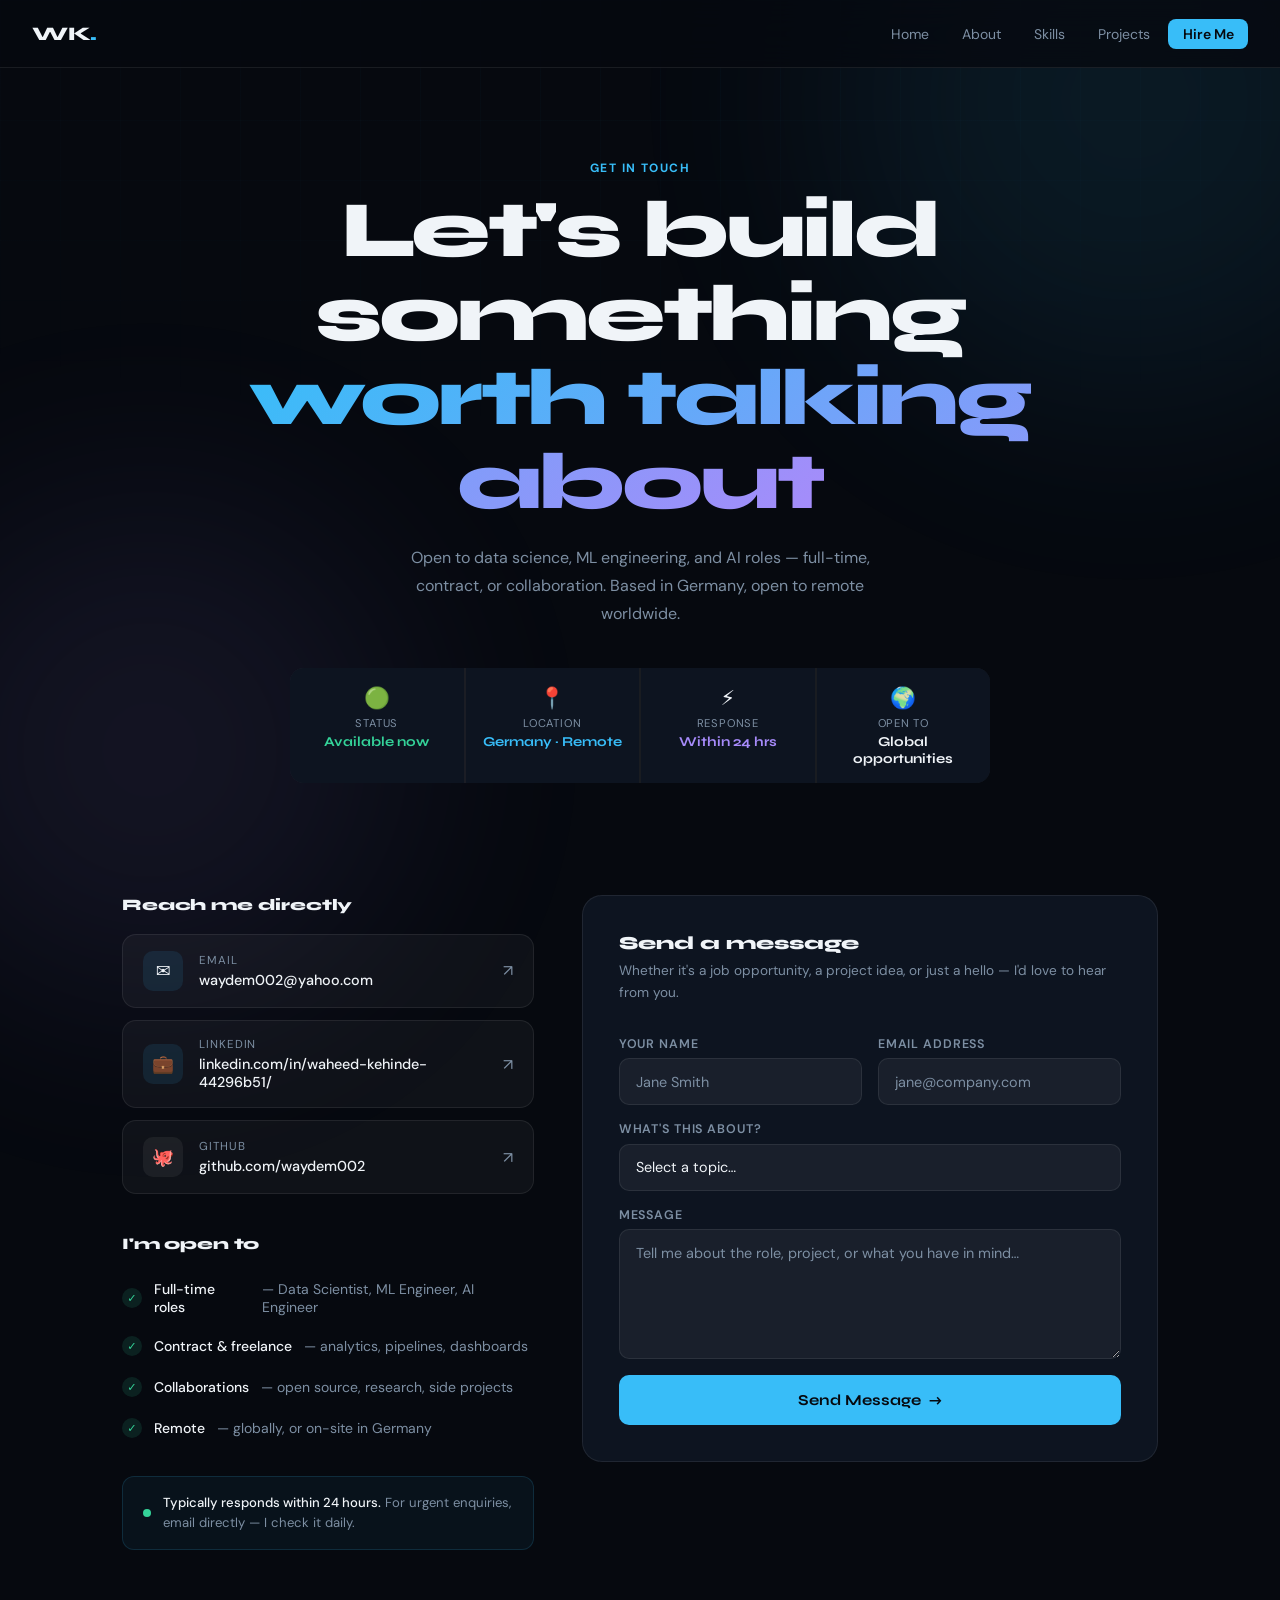
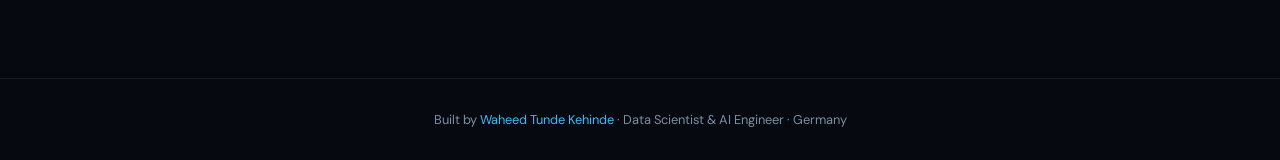
<file: contact.html>
<!DOCTYPE html>
<html lang="en">
<head>
  <meta charset="UTF-8" />
  <meta name="viewport" content="width=device-width, initial-scale=1.0" />
  <title>Contact — Waheed Tunde Kehinde</title>
  <link rel="preconnect" href="https://fonts.googleapis.com">
  <link href="https://fonts.googleapis.com/css2?family=Syne:wght@400;600;700;800&family=DM+Sans:ital,opsz,wght@0,9..40,300;0,9..40,400;0,9..40,500;1,9..40,300&display=swap" rel="stylesheet">
  <style>
    *, *::before, *::after { margin: 0; padding: 0; box-sizing: border-box; }

    :root {
      --bg: #06090f;
      --bg2: #0d1420;
      --surface: rgba(255,255,255,0.04);
      --border: rgba(255,255,255,0.08);
      --text: #f0f4f8;
      --muted: #7d8fa3;
      --accent: #38bdf8;
      --accent2: #a78bfa;
      --accent3: #34d399;
      --accent4: #fb923c;
    }

    html { scroll-behavior: smooth; }

    body {
      font-family: 'DM Sans', system-ui, sans-serif;
      background: var(--bg);
      color: var(--text);
      min-height: 100vh;
      overflow-x: hidden;
    }

    body::before {
      content: '';
      position: fixed; inset: 0;
      background-image:
        linear-gradient(rgba(56,189,248,0.025) 1px, transparent 1px),
        linear-gradient(90deg, rgba(56,189,248,0.025) 1px, transparent 1px);
      background-size: 60px 60px;
      mask-image: radial-gradient(ellipse 100% 50% at 50% 0%, black 20%, transparent 100%);
      pointer-events: none; z-index: 0;
    }

    .orb {
      position: fixed; border-radius: 50%;
      pointer-events: none; z-index: 0;
      filter: blur(120px); opacity: 0.09;
    }
    .orb-1 { width: 600px; height: 600px; background: #38bdf8; top: -200px; right: -150px; }
    .orb-2 { width: 500px; height: 500px; background: #a78bfa; bottom: -100px; left: -100px; }

    nav {
      position: fixed; top: 0; left: 0; right: 0; z-index: 100;
      padding: 0 2rem; height: 68px;
      display: flex; align-items: center; justify-content: space-between;
      background: rgba(6,9,15,0.75); backdrop-filter: blur(20px);
      border-bottom: 1px solid var(--border);
    }
    .nav-logo { font-family: 'Syne', sans-serif; font-weight: 800; font-size: 1.2rem; letter-spacing: -0.02em; color: var(--text); text-decoration: none; }
    .nav-logo span { color: var(--accent); }
    .nav-links { display: flex; align-items: center; gap: 0.25rem; list-style: none; }
    .nav-links a { text-decoration: none; color: var(--muted); font-size: 0.875rem; padding: 0.4rem 0.9rem; border-radius: 8px; transition: all 0.2s; }
    .nav-links a:hover { color: var(--text); background: var(--surface); }
    .nav-links a.active { color: var(--accent); }
    .nav-cta { background: var(--accent) !important; color: #06090f !important; font-weight: 600 !important; border-radius: 8px; }

    .page-header {
      padding: 10rem 2rem 3rem;
      max-width: 1200px; margin: 0 auto;
      position: relative; z-index: 2;
      text-align: center;
    }
    .page-label {
      font-size: 0.75rem; font-weight: 700; letter-spacing: 0.12em;
      text-transform: uppercase; color: var(--accent); margin-bottom: 0.75rem;
      animation: fadeUp 0.7s ease both;
    }
    .page-title {
      font-family: 'Syne', sans-serif;
      font-size: clamp(2.8rem, 7vw, 5rem);
      font-weight: 800; line-height: 1.05; letter-spacing: -0.04em;
      margin-bottom: 1.25rem;
      animation: fadeUp 0.7s 0.1s ease both;
    }
    .page-title span {
      background: linear-gradient(135deg, var(--accent), var(--accent2));
      -webkit-background-clip: text; -webkit-text-fill-color: transparent; background-clip: text;
    }
    .page-sub {
      color: var(--muted); font-size: 1rem; max-width: 480px;
      margin: 0 auto; line-height: 1.75;
      animation: fadeUp 0.7s 0.2s ease both;
    }

    .availability {
      display: flex; justify-content: center; gap: 2px;
      max-width: 700px; margin: 2.5rem auto 0;
      background: var(--border); border-radius: 14px; overflow: hidden;
      animation: fadeUp 0.7s 0.3s ease both;
    }
    .avail-item { flex: 1; background: var(--bg2); padding: 1rem; text-align: center; }
    .avail-icon { font-size: 1.3rem; margin-bottom: 0.3rem; }
    .avail-label { font-size: 0.7rem; color: var(--muted); text-transform: uppercase; letter-spacing: 0.07em; margin-bottom: 0.2rem; }
    .avail-value { font-family: 'Syne', sans-serif; font-size: 0.85rem; font-weight: 700; }
    .avail-value.green { color: var(--accent3); }
    .avail-value.blue { color: var(--accent); }
    .avail-value.purple { color: var(--accent2); }

    .contact-layout {
      max-width: 1100px; margin: 4rem auto 0;
      padding: 0 2rem 8rem;
      display: grid;
      grid-template-columns: 1fr 1.4fr;
      gap: 3rem;
      position: relative; z-index: 2;
      align-items: start;
    }

    .contact-section-title {
      font-family: 'Syne', sans-serif;
      font-size: 1rem; font-weight: 800;
      letter-spacing: -0.01em; margin-bottom: 1.25rem; color: var(--text);
    }

    .channels { display: flex; flex-direction: column; gap: 0.75rem; margin-bottom: 2.5rem; }

    .channel {
      display: flex; align-items: center; gap: 1rem;
      background: var(--surface); border: 1px solid var(--border);
      border-radius: 14px; padding: 1rem 1.25rem;
      text-decoration: none; color: inherit;
      transition: all 0.25s;
    }
    .channel:hover { border-color: rgba(56,189,248,0.3); transform: translateX(4px); }

    .channel-icon {
      width: 40px; height: 40px; border-radius: 10px;
      display: flex; align-items: center; justify-content: center;
      font-size: 1.1rem; flex-shrink: 0;
    }
    .channel-icon.blue { background: rgba(56,189,248,0.1); }
    .channel-icon.dark { background: rgba(255,255,255,0.06); }

    .channel-info { flex: 1; }
    .channel-label { font-size: 0.72rem; color: var(--muted); text-transform: uppercase; letter-spacing: 0.08em; margin-bottom: 0.2rem; }
    .channel-value { font-size: 0.9rem; font-weight: 500; color: var(--text); }
    .channel-arrow { color: var(--muted); font-size: 1rem; transition: transform 0.2s, color 0.2s; }
    .channel:hover .channel-arrow { transform: translate(3px,-3px); color: var(--accent); }

    .open-to-grid { display: flex; flex-direction: column; gap: 0.5rem; margin-bottom: 2rem; }
    .open-to-item {
      display: flex; align-items: center; gap: 0.75rem;
      font-size: 0.875rem; color: var(--muted); padding: 0.4rem 0;
    }
    .open-to-item::before {
      content: '✓'; width: 20px; height: 20px; border-radius: 50%;
      background: rgba(52,211,153,0.12); color: var(--accent3);
      font-size: 0.7rem; font-weight: 700;
      display: flex; align-items: center; justify-content: center; flex-shrink: 0;
    }
    .open-to-item strong { color: var(--text); font-weight: 500; }

    .response-box {
      background: rgba(56,189,248,0.05); border: 1px solid rgba(56,189,248,0.15);
      border-radius: 12px; padding: 1rem 1.25rem;
      display: flex; align-items: center; gap: 0.75rem;
    }
    .response-dot {
      width: 8px; height: 8px; border-radius: 50%; background: var(--accent3);
      flex-shrink: 0; animation: pulse 2s ease-in-out infinite;
    }
    @keyframes pulse { 0%,100%{opacity:1;transform:scale(1)} 50%{opacity:0.4;transform:scale(0.8)} }
    .response-text { font-size: 0.82rem; color: var(--muted); line-height: 1.5; }
    .response-text strong { color: var(--text); font-weight: 500; }

    .form-card {
      background: var(--bg2); border: 1px solid var(--border);
      border-radius: 20px; padding: 2.25rem;
    }
    .form-title { font-family: 'Syne', sans-serif; font-size: 1.15rem; font-weight: 800; margin-bottom: 0.4rem; }
    .form-sub { font-size: 0.85rem; color: var(--muted); margin-bottom: 2rem; line-height: 1.6; }

    .form-row { display: grid; grid-template-columns: 1fr 1fr; gap: 1rem; }
    .form-group { display: flex; flex-direction: column; gap: 0.4rem; margin-bottom: 1rem; }
    .form-group label { font-size: 0.78rem; font-weight: 600; color: var(--muted); text-transform: uppercase; letter-spacing: 0.07em; }

    .form-group input,
    .form-group textarea,
    .form-group select {
      background: rgba(255,255,255,0.05); border: 1px solid var(--border);
      border-radius: 10px; padding: 0.85rem 1rem;
      color: var(--text); font-family: inherit; font-size: 0.9rem;
      transition: border-color 0.2s, background 0.2s; width: 100%;
      appearance: none;
    }
    .form-group input::placeholder,
    .form-group textarea::placeholder { color: var(--muted); }
    .form-group input:focus,
    .form-group textarea:focus,
    .form-group select:focus {
      outline: none; border-color: var(--accent); background: rgba(56,189,248,0.04);
    }
    .form-group textarea { min-height: 130px; resize: vertical; }
    .form-group select option { background: #0d1420; color: var(--text); }

    .form-submit {
      width: 100%; background: var(--accent); color: #06090f;
      border: none; padding: 1rem; border-radius: 10px;
      font-family: 'Syne', sans-serif; font-size: 0.95rem; font-weight: 700;
      cursor: pointer; transition: all 0.2s;
      display: flex; align-items: center; justify-content: center; gap: 0.5rem;
    }
    .form-submit:hover { transform: translateY(-2px); box-shadow: 0 12px 40px rgba(56,189,248,0.3); }
    .form-submit.sending { opacity: 0.7; pointer-events: none; }

    .success-state {
      display: none; text-align: center; padding: 3rem 1rem;
    }
    .success-icon {
      width: 64px; height: 64px; border-radius: 50%;
      background: rgba(52,211,153,0.12); border: 1px solid rgba(52,211,153,0.3);
      display: flex; align-items: center; justify-content: center;
      font-size: 1.8rem; margin: 0 auto 1.5rem;
    }
    .success-state h3 { font-family: 'Syne', sans-serif; font-size: 1.3rem; font-weight: 800; margin-bottom: 0.5rem; }
    .success-state p { color: var(--muted); font-size: 0.9rem; line-height: 1.7; }

    footer {
      border-top: 1px solid var(--border); padding: 2rem; text-align: center;
      color: var(--muted); font-size: 0.8rem; position: relative; z-index: 2;
    }
    footer a { color: var(--accent); text-decoration: none; }

    @keyframes fadeUp { from { opacity: 0; transform: translateY(24px); } to { opacity: 1; transform: translateY(0); } }
    @keyframes shake { 0%,100%{transform:translateX(0)} 20%,60%{transform:translateX(-6px)} 40%,80%{transform:translateX(6px)} }

    .reveal { opacity: 0; transform: translateY(24px); transition: opacity 0.6s ease, transform 0.6s ease; }
    .reveal.visible { opacity: 1; transform: none; }

    ::-webkit-scrollbar { width: 6px; }
    ::-webkit-scrollbar-track { background: var(--bg); }
    ::-webkit-scrollbar-thumb { background: rgba(56,189,248,0.3); border-radius: 3px; }

    @media (max-width: 860px) {
      .contact-layout { grid-template-columns: 1fr; }
      .form-row { grid-template-columns: 1fr; }
      .availability { flex-wrap: wrap; }
      .avail-item { min-width: 45%; }
      .nav-links { display: none; }
    }
  </style>
</head>
<body>

<div class="orb orb-1"></div>
<div class="orb orb-2"></div>

<nav>
  <a href="index.html" class="nav-logo">WK<span>.</span></a>
  <ul class="nav-links">
    <li><a href="index.html">Home</a></li>
    <li><a href="about.html">About</a></li>
    <li><a href="skills.html">Skills</a></li>
    <li><a href="projects.html">Projects</a></li>
    <li><a href="contact.html" class="active nav-cta">Hire Me</a></li>
  </ul>
</nav>

<div class="page-header">
  <p class="page-label">Get in touch</p>
  <h1 class="page-title">Let's build something<br><span>worth talking about</span></h1>
  <p class="page-sub">Open to data science, ML engineering, and AI roles — full-time, contract, or collaboration. Based in Germany, open to remote worldwide.</p>

  <div class="availability">
    <div class="avail-item">
      <div class="avail-icon">🟢</div>
      <div class="avail-label">Status</div>
      <div class="avail-value green">Available now</div>
    </div>
    <div class="avail-item">
      <div class="avail-icon">📍</div>
      <div class="avail-label">Location</div>
      <div class="avail-value blue">Germany · Remote</div>
    </div>
    <div class="avail-item">
      <div class="avail-icon">⚡</div>
      <div class="avail-label">Response</div>
      <div class="avail-value purple">Within 24 hrs</div>
    </div>
    <div class="avail-item">
      <div class="avail-icon">🌍</div>
      <div class="avail-label">Open to</div>
      <div class="avail-value">Global opportunities</div>
    </div>
  </div>
</div>

<div class="contact-layout">

  <div class="contact-left reveal">
    <p class="contact-section-title">Reach me directly</p>
    <div class="channels">
      <!-- UPDATE with your real email -->
      <a href="mailto:waydem002@yahoo.com" class="channel">
        <div class="channel-icon blue">✉️</div>
        <div class="channel-info">
          <p class="channel-label">Email</p>
          <p class="channel-value">waydem002@yahoo.com</p>
        </div>
        <span class="channel-arrow">↗</span>
      </a>
      <!-- UPDATE with your real LinkedIn -->
      <a href="https://linkedin.com/in/waheed-kehinde-44296b51/" target="_blank" class="channel">
        <div class="channel-icon blue">💼</div>
        <div class="channel-info">
          <p class="channel-label">LinkedIn</p>
          <p class="channel-value">linkedin.com/in/waheed-kehinde-44296b51/</p>
        </div>
        <span class="channel-arrow">↗</span>
      </a>
      <a href="https://github.com/waydem002" target="_blank" class="channel">
        <div class="channel-icon dark">🐙</div>
        <div class="channel-info">
          <p class="channel-label">GitHub</p>
          <p class="channel-value">github.com/waydem002</p>
        </div>
        <span class="channel-arrow">↗</span>
      </a>
    </div>

    <p class="contact-section-title">I'm open to</p>
    <div class="open-to-grid">
      <div class="open-to-item"><strong>Full-time roles</strong> — Data Scientist, ML Engineer, AI Engineer</div>
      <div class="open-to-item"><strong>Contract & freelance</strong> — analytics, pipelines, dashboards</div>
      <div class="open-to-item"><strong>Collaborations</strong> — open source, research, side projects</div>
      <div class="open-to-item"><strong>Remote</strong> — globally, or on-site in Germany</div>
    </div>

    <div class="response-box" style="margin-top: 1.5rem;">
      <div class="response-dot"></div>
      <p class="response-text"><strong>Typically responds within 24 hours.</strong> For urgent enquiries, email directly — I check it daily.</p>
    </div>
  </div>

  <div class="contact-right reveal">
    <div class="form-card">
      <div id="form-content">
        <h2 class="form-title">Send a message</h2>
        <p class="form-sub">Whether it's a job opportunity, a project idea, or just a hello — I'd love to hear from you.</p>

        <form id="contact-form" novalidate>
          <div class="form-row">
            <div class="form-group">
              <label for="name">Your Name</label>
              <input id="name" type="text" placeholder="Jane Smith" required />
            </div>
            <div class="form-group">
              <label for="email">Email Address</label>
              <input id="email" type="email" placeholder="jane@company.com" required />
            </div>
          </div>

          <div class="form-group">
            <label for="subject">What's this about?</label>
            <select id="subject">
              <option value="" disabled selected>Select a topic…</option>
              <option value="job">Job opportunity / hiring</option>
              <option value="contract">Contract or freelance work</option>
              <option value="collab">Project collaboration</option>
              <option value="other">Just saying hello</option>
            </select>
          </div>

          <div class="form-group">
            <label for="message">Message</label>
            <textarea id="message" placeholder="Tell me about the role, project, or what you have in mind…" required></textarea>
          </div>

          <button type="submit" class="form-submit" id="submit-btn">
            <span id="btn-text">Send Message</span>
            <span id="btn-icon">→</span>
          </button>
        </form>
      </div>

      <div class="success-state" id="success-state">
        <div class="success-icon">✓</div>
        <h3>Message sent!</h3>
        <p>Thanks for reaching out. I'll get back to you within 24 hours — looking forward to the conversation.</p>
      </div>
    </div>
  </div>

</div>

<footer>
  <p>Built by <a href="about.html">Waheed Tunde Kehinde</a> · Data Scientist & AI Engineer · Germany</p>
</footer>

<script>
const observer = new IntersectionObserver((entries) => {
  entries.forEach((e, i) => {
    if (e.isIntersecting) setTimeout(() => e.target.classList.add('visible'), i * 100);
  });
}, { threshold: 0.08 });
document.querySelectorAll('.reveal').forEach(r => observer.observe(r));

const form = document.getElementById('contact-form');

form.addEventListener('submit', (e) => {
  e.preventDefault();
  const name = document.getElementById('name');
  const email = document.getElementById('email');
  const message = document.getElementById('message');
  const btn = document.getElementById('submit-btn');

  let valid = true;
  [name, email, message].forEach(el => {
    if (!el.value.trim()) {
      el.style.borderColor = '#f87171';
      el.style.animation = 'shake 0.4s ease';
      setTimeout(() => { el.style.borderColor = ''; el.style.animation = ''; }, 800);
      valid = false;
    }
  });
  if (!valid) return;

  btn.classList.add('sending');
  document.getElementById('btn-text').textContent = 'Sending…';
  document.getElementById('btn-icon').textContent = '⏳';

  setTimeout(() => {
    document.getElementById('form-content').style.display = 'none';
    document.getElementById('success-state').style.display = 'block';
  }, 1400);
});

['name','email','message'].forEach(id => {
  document.getElementById(id).addEventListener('input', function() { this.style.borderColor = ''; });
});
</script>
</body>
</html>
</file>
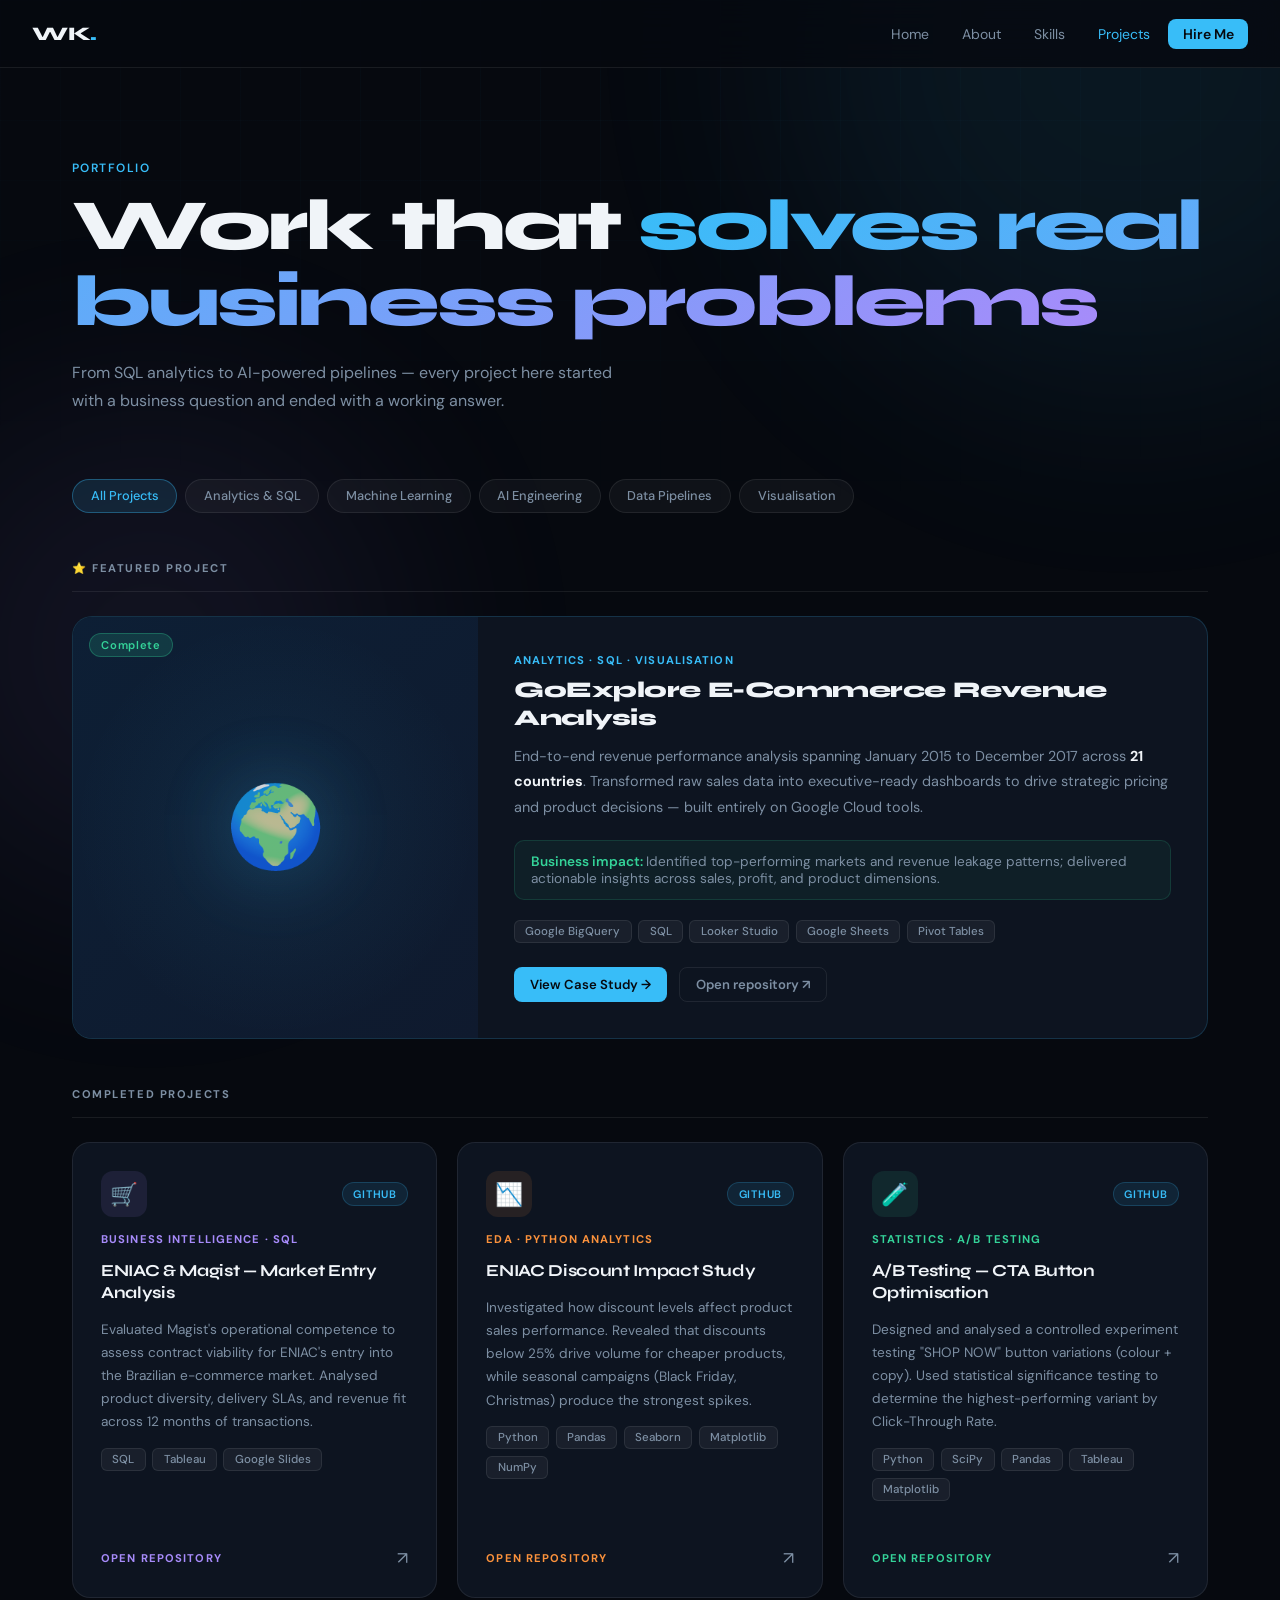
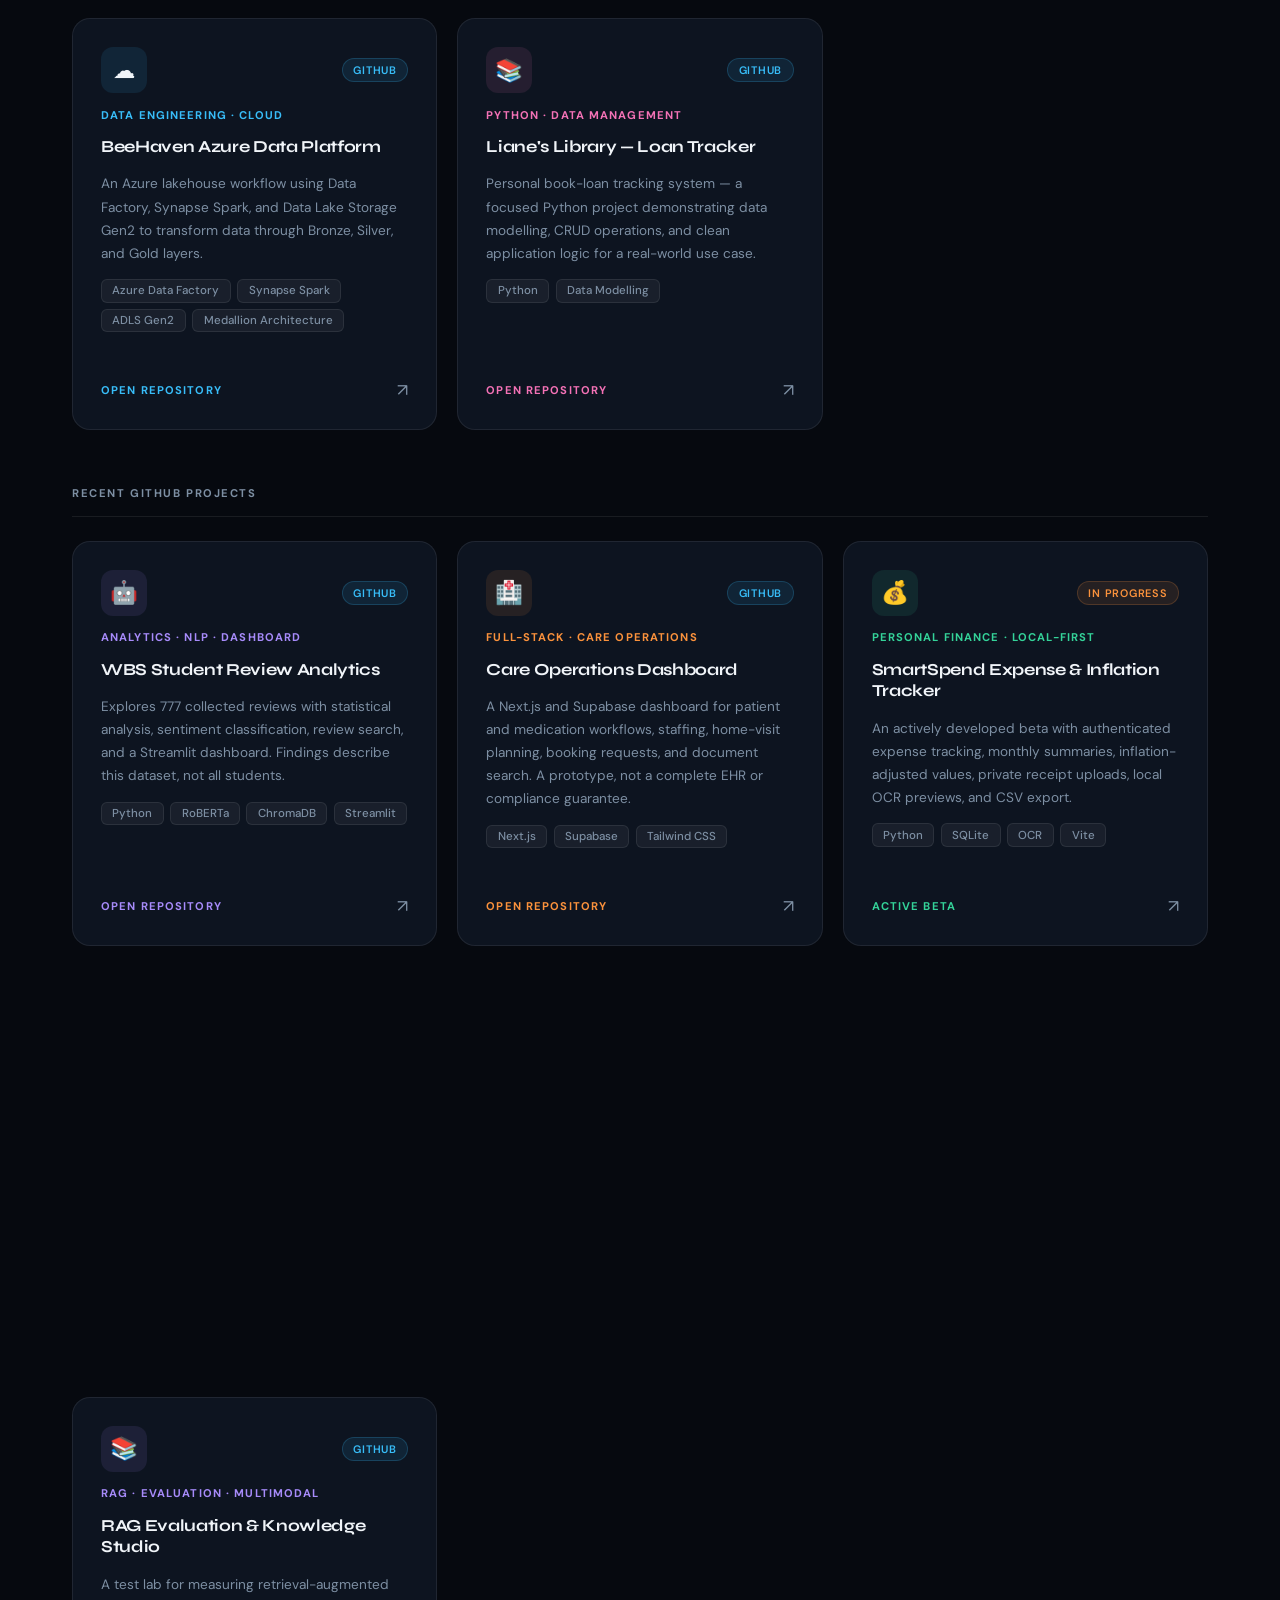
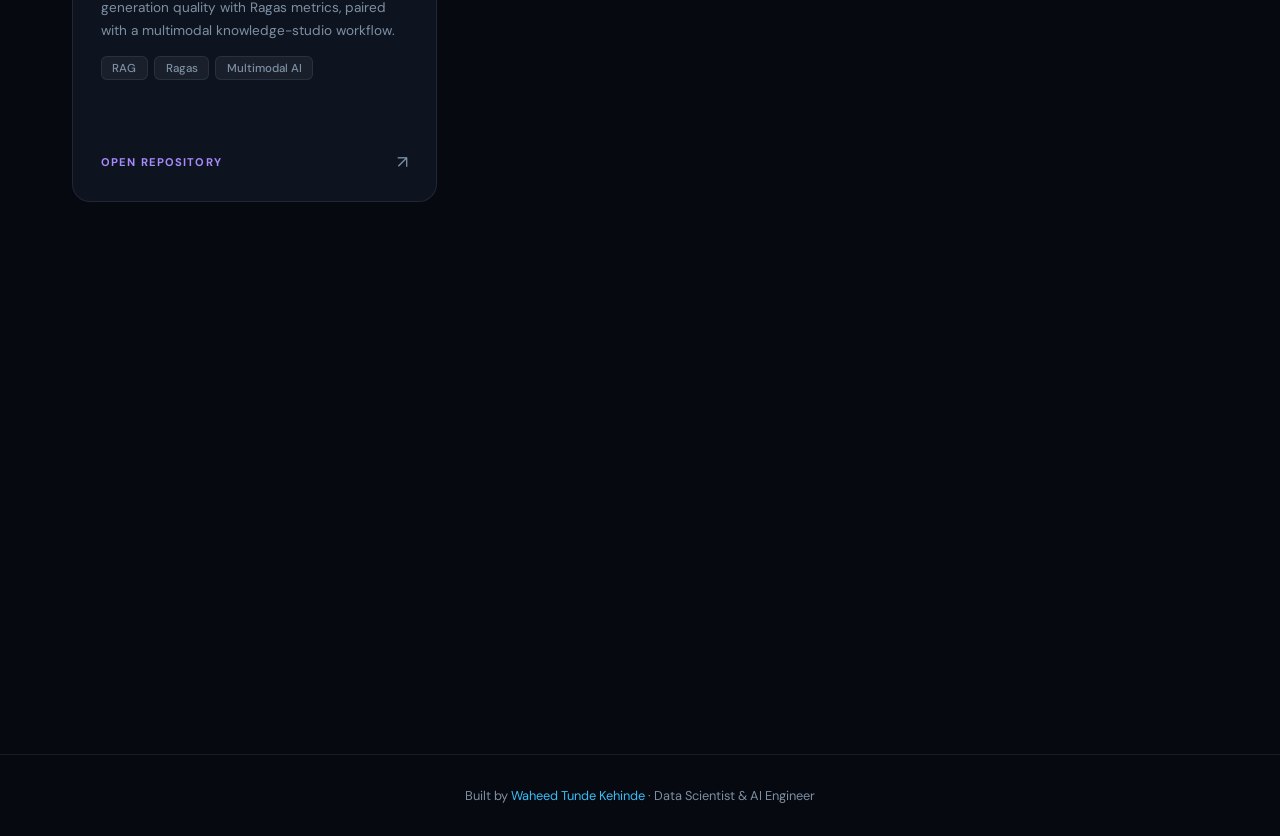
<file: projects.html>
<!DOCTYPE html>
<html lang="en">
<head>
  <meta charset="UTF-8" />
  <meta name="viewport" content="width=device-width, initial-scale=1.0" />
  <title>Projects — Waheed Tunde Kehinde</title>
  <link rel="preconnect" href="https://fonts.googleapis.com">
  <link href="https://fonts.googleapis.com/css2?family=Syne:wght@400;600;700;800&family=DM+Sans:ital,opsz,wght@0,9..40,300;0,9..40,400;0,9..40,500;1,9..40,300&display=swap" rel="stylesheet">
  <style>
    *, *::before, *::after { margin: 0; padding: 0; box-sizing: border-box; }

    :root {
      --bg: #06090f;
      --bg2: #0d1420;
      --surface: rgba(255,255,255,0.04);
      --surface-hover: rgba(255,255,255,0.07);
      --border: rgba(255,255,255,0.08);
      --text: #f0f4f8;
      --muted: #7d8fa3;
      --accent: #38bdf8;
      --accent2: #a78bfa;
      --accent3: #34d399;
      --accent4: #fb923c;
      --accent5: #f472b6;
    }

    html { scroll-behavior: smooth; }

    body {
      font-family: 'DM Sans', system-ui, sans-serif;
      background: var(--bg);
      color: var(--text);
      min-height: 100vh;
      overflow-x: hidden;
    }

    body::before {
      content: '';
      position: fixed;
      inset: 0;
      background-image:
        linear-gradient(rgba(56,189,248,0.025) 1px, transparent 1px),
        linear-gradient(90deg, rgba(56,189,248,0.025) 1px, transparent 1px);
      background-size: 60px 60px;
      mask-image: radial-gradient(ellipse 100% 60% at 50% 0%, black 20%, transparent 100%);
      pointer-events: none;
      z-index: 0;
    }

    .orb {
      position: fixed;
      border-radius: 50%;
      pointer-events: none;
      z-index: 0;
      filter: blur(120px);
      opacity: 0.08;
    }
    .orb-1 { width: 700px; height: 700px; background: #38bdf8; top: -300px; right: -200px; }
    .orb-2 { width: 500px; height: 500px; background: #a78bfa; bottom: 0; left: -100px; }

    /* ── NAV ── */
    nav {
      position: fixed; top: 0; left: 0; right: 0; z-index: 100;
      padding: 0 2rem; height: 68px;
      display: flex; align-items: center; justify-content: space-between;
      background: rgba(6,9,15,0.75);
      backdrop-filter: blur(20px);
      border-bottom: 1px solid var(--border);
    }
    .nav-logo { font-family: 'Syne', sans-serif; font-weight: 800; font-size: 1.2rem; letter-spacing: -0.02em; color: var(--text); text-decoration: none; }
    .nav-logo span { color: var(--accent); }
    .nav-links { display: flex; align-items: center; gap: 0.25rem; list-style: none; }
    .nav-links a { text-decoration: none; color: var(--muted); font-size: 0.875rem; padding: 0.4rem 0.9rem; border-radius: 8px; transition: all 0.2s; }
    .nav-links a:hover { color: var(--text); background: var(--surface); }
    .nav-links a.active { color: var(--accent); }
    .nav-cta { background: var(--accent) !important; color: #06090f !important; font-weight: 600 !important; border-radius: 8px; }

    /* ── PAGE HEADER ── */
    .page-header {
      padding: 10rem 2rem 4rem;
      max-width: 1200px;
      margin: 0 auto;
      position: relative;
      z-index: 2;
    }
    .page-label {
      font-size: 0.75rem; font-weight: 600; letter-spacing: 0.12em;
      text-transform: uppercase; color: var(--accent); margin-bottom: 0.75rem;
      animation: fadeUp 0.7s ease both;
    }
    .page-title {
      font-family: 'Syne', sans-serif;
      font-size: clamp(2.5rem, 6vw, 4.5rem);
      font-weight: 800; line-height: 1.05; letter-spacing: -0.04em;
      margin-bottom: 1.25rem;
      animation: fadeUp 0.7s 0.1s ease both;
    }
    .page-title span {
      background: linear-gradient(135deg, var(--accent), var(--accent2));
      -webkit-background-clip: text; -webkit-text-fill-color: transparent; background-clip: text;
    }
    .page-sub {
      color: var(--muted); font-size: 1rem; max-width: 540px; line-height: 1.75;
      animation: fadeUp 0.7s 0.2s ease both;
    }

    /* ── FILTER BAR ── */
    .filter-bar {
      max-width: 1200px; margin: 0 auto;
      padding: 0 2rem 3rem;
      display: flex; gap: 0.5rem; flex-wrap: wrap;
      position: relative; z-index: 2;
      animation: fadeUp 0.7s 0.3s ease both;
    }
    .filter-btn {
      background: var(--surface); border: 1px solid var(--border);
      color: var(--muted); padding: 0.45rem 1.1rem;
      border-radius: 999px; font-size: 0.8rem; font-weight: 500;
      cursor: pointer; transition: all 0.2s; font-family: inherit;
    }
    .filter-btn:hover { border-color: rgba(56,189,248,0.3); color: var(--text); }
    .filter-btn.active {
      background: rgba(56,189,248,0.12);
      border-color: rgba(56,189,248,0.35);
      color: var(--accent);
    }

    /* ── PROJECTS LAYOUT ── */
    .projects-container {
      max-width: 1200px; margin: 0 auto;
      padding: 0 2rem 8rem;
      position: relative; z-index: 2;
    }

    /* ── SECTION DIVIDER ── */
    .proj-section-label {
      font-size: 0.7rem; font-weight: 700; letter-spacing: 0.14em;
      text-transform: uppercase; color: var(--muted);
      padding-bottom: 1rem;
      border-bottom: 1px solid var(--border);
      margin-bottom: 1.5rem;
      margin-top: 3rem;
    }
    .proj-section-label:first-child { margin-top: 0; }

    /* ── FEATURED CARD (full-width horizontal) ── */
    .card-featured {
      display: grid;
      grid-template-columns: 1fr 1.8fr;
      gap: 0;
      background: var(--bg2);
      border: 1px solid rgba(56,189,248,0.18);
      border-radius: 20px;
      overflow: hidden;
      margin-bottom: 1.25rem;
      text-decoration: none;
      color: inherit;
      transition: all 0.3s ease;
      position: relative;
    }
    .card-featured::after {
      content: '';
      position: absolute;
      inset: 0; border-radius: 20px;
      background: linear-gradient(135deg, rgba(56,189,248,0.04), transparent);
      opacity: 0; transition: opacity 0.3s;
    }
    .card-featured:hover { transform: translateY(-3px); box-shadow: 0 24px 80px rgba(0,0,0,0.5); border-color: rgba(56,189,248,0.35); }
    .card-featured:hover::after { opacity: 1; }

    .card-featured-visual {
      background: linear-gradient(135deg, #0d1f35, #0f1a2e);
      display: flex; align-items: center; justify-content: center;
      min-height: 260px; position: relative; overflow: hidden;
    }
    .card-featured-visual .big-icon {
      font-size: 5rem; opacity: 0.8;
      filter: drop-shadow(0 0 40px rgba(56,189,248,0.3));
    }
    .card-featured-visual .visual-bg {
      position: absolute; inset: 0;
      background: radial-gradient(ellipse at center, rgba(56,189,248,0.08) 0%, transparent 70%);
    }
    .card-featured-visual .badge-live {
      position: absolute; top: 1rem; left: 1rem;
      background: rgba(52,211,153,0.15); border: 1px solid rgba(52,211,153,0.3);
      color: var(--accent3); font-size: 0.7rem; font-weight: 600;
      padding: 0.25rem 0.7rem; border-radius: 999px; letter-spacing: 0.06em;
    }

    .card-featured-body {
      padding: 2.25rem 2.25rem;
      display: flex; flex-direction: column; justify-content: space-between;
    }
    .card-domain {
      font-size: 0.7rem; font-weight: 700; letter-spacing: 0.1em;
      text-transform: uppercase; margin-bottom: 0.6rem;
    }
    .card-title {
      font-family: 'Syne', sans-serif;
      font-size: 1.4rem; font-weight: 800;
      letter-spacing: -0.02em; margin-bottom: 0.75rem;
      line-height: 1.25;
    }
    .card-desc {
      font-size: 0.9rem; color: var(--muted); line-height: 1.75;
      margin-bottom: 1.25rem;
    }
    .card-impact {
      background: rgba(52,211,153,0.06); border: 1px solid rgba(52,211,153,0.15);
      border-radius: 10px; padding: 0.75rem 1rem;
      margin-bottom: 1.25rem; font-size: 0.85rem;
    }
    .card-impact strong { color: var(--accent3); font-weight: 600; }
    .card-impact span { color: var(--muted); }
    .card-stack { display: flex; flex-wrap: wrap; gap: 0.4rem; margin-bottom: 1.5rem; }
    .tag {
      background: rgba(255,255,255,0.05); border: 1px solid var(--border);
      color: var(--muted); padding: 0.2rem 0.65rem;
      border-radius: 6px; font-size: 0.72rem; font-weight: 500;
    }
    .card-links { display: flex; gap: 0.75rem; }
    .card-link {
      display: inline-flex; align-items: center; gap: 0.4rem;
      font-size: 0.82rem; font-weight: 600; text-decoration: none;
      padding: 0.5rem 1rem; border-radius: 8px; transition: all 0.2s;
    }
    .card-link.primary {
      background: var(--accent); color: #06090f;
    }
    .card-link.primary:hover { opacity: 0.9; transform: translateY(-1px); }
    .card-link.ghost {
      background: transparent; color: var(--muted);
      border: 1px solid var(--border);
    }
    .card-link.ghost:hover { color: var(--text); border-color: rgba(255,255,255,0.2); }

    /* ── STANDARD GRID ── */
    .projects-grid {
      display: grid;
      grid-template-columns: repeat(auto-fit, minmax(320px, 1fr));
      gap: 1.25rem;
    }

    /* ── STANDARD CARD ── */
    .card {
      background: var(--bg2);
      border: 1px solid var(--border);
      border-radius: 18px;
      padding: 1.75rem;
      text-decoration: none; color: inherit;
      transition: all 0.3s ease;
      display: flex; flex-direction: column; gap: 0.9rem;
      position: relative; overflow: hidden;
    }
    .card::before {
      content: ''; position: absolute; inset: 0; border-radius: 18px;
      opacity: 0; transition: opacity 0.3s;
    }
    .card:hover { transform: translateY(-4px); box-shadow: 0 20px 60px rgba(0,0,0,0.4); }
    .card:hover::before { opacity: 1; }

    .card.blue:hover { border-color: rgba(56,189,248,0.3); }
    .card.blue::before { background: linear-gradient(135deg, rgba(56,189,248,0.04), transparent); }
    .card.purple:hover { border-color: rgba(167,139,250,0.3); }
    .card.purple::before { background: linear-gradient(135deg, rgba(167,139,250,0.04), transparent); }
    .card.green:hover { border-color: rgba(52,211,153,0.3); }
    .card.green::before { background: linear-gradient(135deg, rgba(52,211,153,0.04), transparent); }
    .card.orange:hover { border-color: rgba(251,146,60,0.3); }
    .card.orange::before { background: linear-gradient(135deg, rgba(251,146,60,0.04), transparent); }
    .card.pink:hover { border-color: rgba(244,114,182,0.3); }
    .card.pink::before { background: linear-gradient(135deg, rgba(244,114,182,0.04), transparent); }

    .card-icon-row {
      display: flex; align-items: center; justify-content: space-between;
    }
    .card-icon {
      width: 46px; height: 46px; border-radius: 12px;
      display: flex; align-items: center; justify-content: center;
      font-size: 1.4rem;
    }
    .card-icon.blue { background: rgba(56,189,248,0.1); }
    .card-icon.purple { background: rgba(167,139,250,0.1); }
    .card-icon.green { background: rgba(52,211,153,0.1); }
    .card-icon.orange { background: rgba(251,146,60,0.1); }
    .card-icon.pink { background: rgba(244,114,182,0.1); }

    .status-badge {
      font-size: 0.68rem; font-weight: 600; letter-spacing: 0.07em;
      text-transform: uppercase; padding: 0.25rem 0.65rem; border-radius: 999px;
    }
    .status-badge.live { background: rgba(52,211,153,0.1); color: var(--accent3); border: 1px solid rgba(52,211,153,0.2); }
    .status-badge.wip { background: rgba(251,146,60,0.1); color: var(--accent4); border: 1px solid rgba(251,146,60,0.2); }
    .status-badge.complete { background: rgba(56,189,248,0.1); color: var(--accent); border: 1px solid rgba(56,189,248,0.2); }

    .card-domain-small {
      font-size: 0.7rem; font-weight: 700; letter-spacing: 0.1em; text-transform: uppercase;
    }
    .card-domain-small.blue { color: var(--accent); }
    .card-domain-small.purple { color: var(--accent2); }
    .card-domain-small.green { color: var(--accent3); }
    .card-domain-small.orange { color: var(--accent4); }
    .card-domain-small.pink { color: var(--accent5); }

    .card-title-sm {
      font-family: 'Syne', sans-serif;
      font-size: 1.05rem; font-weight: 700;
      letter-spacing: -0.02em; line-height: 1.3;
    }
    .card-desc-sm { font-size: 0.85rem; color: var(--muted); line-height: 1.7; }

    .card-bottom {
      display: flex; align-items: center; justify-content: space-between;
      margin-top: auto; padding-top: 0.5rem;
    }
    .card-arrow { color: var(--muted); font-size: 1.1rem; transition: all 0.2s; }
    .card:hover .card-arrow { transform: translate(3px,-3px); color: var(--accent); }

    /* ── COMING SOON CARD ── */
    .card.coming-soon {
      opacity: 0.6;
      border-style: dashed;
    }
    .card.coming-soon:hover { opacity: 0.85; transform: none; box-shadow: none; }

    /* ── FOOTER ── */
    footer {
      border-top: 1px solid var(--border);
      padding: 2rem; text-align: center;
      color: var(--muted); font-size: 0.8rem;
      position: relative; z-index: 2;
    }
    footer a { color: var(--accent); text-decoration: none; }

    @keyframes fadeUp {
      from { opacity: 0; transform: translateY(24px); }
      to   { opacity: 1; transform: translateY(0); }
    }
    .reveal { opacity: 0; transform: translateY(24px); transition: opacity 0.6s ease, transform 0.6s ease; }
    .reveal.visible { opacity: 1; transform: none; }

    ::-webkit-scrollbar { width: 6px; }
    ::-webkit-scrollbar-track { background: var(--bg); }
    ::-webkit-scrollbar-thumb { background: rgba(56,189,248,0.3); border-radius: 3px; }

    @media (max-width: 800px) {
      .card-featured { grid-template-columns: 1fr; }
      .card-featured-visual { min-height: 180px; }
      .nav-links { display: none; }
      .projects-grid { grid-template-columns: 1fr; }
    }
  </style>
</head>
<body>

<div class="orb orb-1"></div>
<div class="orb orb-2"></div>

<!-- NAV -->
<nav>
  <a href="index.html" class="nav-logo">WK<span>.</span></a>
  <ul class="nav-links">
    <li><a href="index.html">Home</a></li>
    <li><a href="about.html">About</a></li>
    <li><a href="skills.html">Skills</a></li>
    <li><a href="projects.html" class="active">Projects</a></li>
    <li><a href="contact.html" class="nav-cta">Hire Me</a></li>
  </ul>
</nav>

<!-- PAGE HEADER -->
<div class="page-header">
  <p class="page-label">Portfolio</p>
  <h1 class="page-title">Work that <span>solves real<br>business problems</span></h1>
  <p class="page-sub">From SQL analytics to AI-powered pipelines — every project here started with a business question and ended with a working answer.</p>
</div>

<!-- FILTER BAR -->
<div class="filter-bar">
  <button class="filter-btn active" data-filter="all">All Projects</button>
  <button class="filter-btn" data-filter="analytics">Analytics & SQL</button>
  <button class="filter-btn" data-filter="ml">Machine Learning</button>
  <button class="filter-btn" data-filter="ai">AI Engineering</button>
  <button class="filter-btn" data-filter="pipeline">Data Pipelines</button>
  <button class="filter-btn" data-filter="viz">Visualisation</button>
</div>

<!-- PROJECTS -->
<div class="projects-container">

  <!-- ── FEATURED ── -->
  <p class="proj-section-label reveal">⭐ Featured Project</p>

  <div class="card-featured reveal" data-tags="analytics viz sql">
    <div class="card-featured-visual">
      <div class="visual-bg"></div>
      <div class="big-icon">🌍</div>
      <span class="badge-live">Complete</span>
    </div>
    <div class="card-featured-body">
      <div>
        <p class="card-domain" style="color: var(--accent)">Analytics · SQL · Visualisation</p>
        <h2 class="card-title">GoExplore E-Commerce Revenue Analysis</h2>
        <p class="card-desc">
          End-to-end revenue performance analysis spanning January 2015 to December 2017 across
          <strong style="color:var(--text)">21 countries</strong>. Transformed raw sales data into
          executive-ready dashboards to drive strategic pricing and product decisions — built entirely
          on Google Cloud tools.
        </p>
        <div class="card-impact">
          <strong>Business impact: </strong>
          <span>Identified top-performing markets and revenue leakage patterns; delivered actionable insights across sales, profit, and product dimensions.</span>
        </div>
        <div class="card-stack">
          <span class="tag">Google BigQuery</span>
          <span class="tag">SQL</span>
          <span class="tag">Looker Studio</span>
          <span class="tag">Google Sheets</span>
          <span class="tag">Pivot Tables</span>
        </div>
      </div>
      <div class="card-links">
        <a href="projects/goexplore.html" class="card-link primary">View Case Study →</a>
        <a href="https://github.com/waydem002/GoExplore-Revenue-Analysis-2015-2017-" target="_blank" rel="noopener noreferrer" class="card-link ghost">Open repository ↗</a>
      </div>
    </div>
  </div>

  <!-- ── COMPLETED PROJECTS ── -->
  <p class="proj-section-label reveal" style="margin-top: 3rem">Completed Projects</p>

  <div class="projects-grid">

    <a href="https://github.com/waydem002/ENIAC_MAGIST" target="_blank" rel="noopener noreferrer" class="card purple reveal" data-tags="analytics sql viz">
      <div class="card-icon-row">
        <div class="card-icon purple">🛒</div>
        <span class="status-badge complete">GitHub</span>
      </div>
      <p class="card-domain-small purple">Business Intelligence · SQL</p>
      <h3 class="card-title-sm">ENIAC & Magist — Market Entry Analysis</h3>
      <p class="card-desc-sm">
        Evaluated Magist's operational competence to assess contract viability for ENIAC's entry into the Brazilian e-commerce market. Analysed product diversity, delivery SLAs, and revenue fit across 12 months of transactions.
      </p>
      <div class="card-stack">
        <span class="tag">SQL</span><span class="tag">Tableau</span><span class="tag">Google Slides</span>
      </div>
      <div class="card-bottom">
        <span class="card-domain-small purple">Open repository</span>
        <span class="card-arrow">↗</span>
      </div>
    </a>

    <a href="https://github.com/waydem002/ENIAC-On-How-Discounts-Can-Impact-sales-performance-" target="_blank" rel="noopener noreferrer" class="card orange reveal" data-tags="analytics ml">
      <div class="card-icon-row">
        <div class="card-icon orange">📉</div>
        <span class="status-badge complete">GitHub</span>
      </div>
      <p class="card-domain-small orange">EDA · Python Analytics</p>
      <h3 class="card-title-sm">ENIAC Discount Impact Study</h3>
      <p class="card-desc-sm">
        Investigated how discount levels affect product sales performance. Revealed that discounts below 25% drive volume for cheaper products, while seasonal campaigns (Black Friday, Christmas) produce the strongest spikes.
      </p>
      <div class="card-stack">
        <span class="tag">Python</span><span class="tag">Pandas</span><span class="tag">Seaborn</span><span class="tag">Matplotlib</span><span class="tag">NumPy</span>
      </div>
      <div class="card-bottom">
        <span class="card-domain-small orange">Open repository</span>
        <span class="card-arrow">↗</span>
      </div>
    </a>

    <a href="https://github.com/waydem002/ENIAC-A-B-TESTING" target="_blank" rel="noopener noreferrer" class="card green reveal" data-tags="ml analytics">
      <div class="card-icon-row">
        <div class="card-icon green">🧪</div>
        <span class="status-badge complete">GitHub</span>
      </div>
      <p class="card-domain-small green">Statistics · A/B Testing</p>
      <h3 class="card-title-sm">A/B Testing — CTA Button Optimisation</h3>
      <p class="card-desc-sm">
        Designed and analysed a controlled experiment testing "SHOP NOW" button variations (colour + copy). Used statistical significance testing to determine the highest-performing variant by Click-Through Rate.
      </p>
      <div class="card-stack">
        <span class="tag">Python</span><span class="tag">SciPy</span><span class="tag">Pandas</span><span class="tag">Tableau</span><span class="tag">Matplotlib</span>
      </div>
      <div class="card-bottom">
        <span class="card-domain-small green">Open repository</span>
        <span class="card-arrow">↗</span>
      </div>
    </a>

    <a href="https://github.com/waydem002/BeeHaven-Data-Platform-End-to-End-Azure-Data-Engineering" target="_blank" rel="noopener noreferrer" class="card blue reveal" data-tags="pipeline analytics">
      <div class="card-icon-row">
        <div class="card-icon blue">☁️</div>
        <span class="status-badge complete">GitHub</span>
      </div>
      <p class="card-domain-small blue">Data Engineering · Cloud</p>
      <h3 class="card-title-sm">BeeHaven Azure Data Platform</h3>
      <p class="card-desc-sm">
        An Azure lakehouse workflow using Data Factory, Synapse Spark, and Data Lake Storage Gen2 to transform data through Bronze, Silver, and Gold layers.
      </p>
      <div class="card-stack">
        <span class="tag">Azure Data Factory</span><span class="tag">Synapse Spark</span><span class="tag">ADLS Gen2</span><span class="tag">Medallion Architecture</span>
      </div>
      <div class="card-bottom">
        <span class="card-domain-small blue">Open repository</span>
        <span class="card-arrow">↗</span>
      </div>
    </a>

    <a href="https://github.com/waydem002/Lianes-Library" target="_blank" rel="noopener noreferrer" class="card pink reveal" data-tags="analytics">
      <div class="card-icon-row">
        <div class="card-icon pink">📚</div>
        <span class="status-badge complete">GitHub</span>
      </div>
      <p class="card-domain-small pink">Python · Data Management</p>
      <h3 class="card-title-sm">Liane's Library — Loan Tracker</h3>
      <p class="card-desc-sm">
        Personal book-loan tracking system — a focused Python project demonstrating data modelling, CRUD operations, and clean application logic for a real-world use case.
      </p>
      <div class="card-stack">
        <span class="tag">Python</span><span class="tag">Data Modelling</span>
      </div>
      <div class="card-bottom">
        <span class="card-domain-small pink">Open repository</span>
        <span class="card-arrow">↗</span>
      </div>
    </a>

  </div>

  <!-- ── RECENT GITHUB PROJECTS ── -->
  <p class="proj-section-label reveal" style="margin-top: 3.5rem">Recent GitHub Projects</p>

  <div class="projects-grid">

    <a href="https://github.com/waydem002/Data-interns-review-analysis-06-26" target="_blank" rel="noopener noreferrer" class="card purple reveal" data-tags="analytics ai">
      <div class="card-icon-row">
        <div class="card-icon purple">🤖</div>
        <span class="status-badge complete">GitHub</span>
      </div>
      <p class="card-domain-small purple">Analytics · NLP · Dashboard</p>
      <h3 class="card-title-sm">WBS Student Review Analytics</h3>
      <p class="card-desc-sm">
        Explores 777 collected reviews with statistical analysis, sentiment classification, review search, and a Streamlit dashboard. Findings describe this dataset, not all students.
      </p>
      <div class="card-stack">
        <span class="tag">Python</span><span class="tag">RoBERTa</span><span class="tag">ChromaDB</span><span class="tag">Streamlit</span>
      </div>
      <div class="card-bottom">
        <span class="card-domain-small purple">Open repository</span>
        <span class="card-arrow">↗</span>
      </div>
    </a>

    <a href="https://github.com/waydem002/care-mvp" target="_blank" rel="noopener noreferrer" class="card orange reveal" data-tags="pipeline ai">
      <div class="card-icon-row">
        <div class="card-icon orange">🏥</div>
        <span class="status-badge complete">GitHub</span>
      </div>
      <p class="card-domain-small orange">Full-Stack · Care Operations</p>
      <h3 class="card-title-sm">Care Operations Dashboard</h3>
      <p class="card-desc-sm">
        A Next.js and Supabase dashboard for patient and medication workflows, staffing, home-visit planning, booking requests, and document search. A prototype, not a complete EHR or compliance guarantee.
      </p>
      <div class="card-stack">
        <span class="tag">Next.js</span><span class="tag">Supabase</span><span class="tag">Tailwind CSS</span>
      </div>
      <div class="card-bottom">
        <span class="card-domain-small orange">Open repository</span>
        <span class="card-arrow">↗</span>
      </div>
    </a>

    <a href="https://github.com/waydem002/SMARTSPEND-AI-EXPENSE-AND-INFLATION-TRACKER-SYSTEM" target="_blank" rel="noopener noreferrer" class="card green reveal" data-tags="ml analytics">
      <div class="card-icon-row">
        <div class="card-icon green">💰</div>
        <span class="status-badge wip">In Progress</span>
      </div>
      <p class="card-domain-small green">Personal Finance · Local-First</p>
      <h3 class="card-title-sm">SmartSpend Expense & Inflation Tracker</h3>
      <p class="card-desc-sm">
        An actively developed beta with authenticated expense tracking, monthly summaries, inflation-adjusted values, private receipt uploads, local OCR previews, and CSV export.
      </p>
      <div class="card-stack">
        <span class="tag">Python</span><span class="tag">SQLite</span><span class="tag">OCR</span><span class="tag">Vite</span>
      </div>
      <div class="card-bottom">
        <span class="card-domain-small green">Active beta</span>
        <span class="card-arrow">↗</span>
      </div>
    </a>

    <a href="https://github.com/waydem002/Smart-Waste-Recycling-System" target="_blank" rel="noopener noreferrer" class="card blue reveal" data-tags="ai pipeline">
      <div class="card-icon-row">
        <div class="card-icon blue">♻️</div>
        <span class="status-badge complete">GitHub</span>
      </div>
      <p class="card-domain-small blue">Computer Vision · AI</p>
      <h3 class="card-title-sm">Smart Waste Recycling System</h3>
      <p class="card-desc-sm">
        A waste-recognition and recycling-guidance system for Germany, combining computer vision, a local knowledge base, and a multilingual web interface.
      </p>
      <div class="card-stack">
        <span class="tag">Computer Vision</span><span class="tag">RAG</span><span class="tag">Multilingual</span>
      </div>
      <div class="card-bottom">
        <span class="card-domain-small blue">Open repository</span>
        <span class="card-arrow">↗</span>
      </div>
    </a>

    <a href="https://github.com/waydem002/whatsapp-sales-assistance" target="_blank" rel="noopener noreferrer" class="card green reveal" data-tags="ai">
      <div class="card-icon-row">
        <div class="card-icon green">💬</div>
        <span class="status-badge complete">GitHub</span>
      </div>
      <p class="card-domain-small green">Conversational AI · Retail</p>
      <h3 class="card-title-sm">WhatsApp Sales Bot</h3>
      <p class="card-desc-sm">
        A Node.js sales bot for multiple retail stores, with Groq-powered replies, customer-intent filtering, per-customer conversation memory, and store-specific catalog and shipping rules.
      </p>
      <div class="card-stack">
        <span class="tag">Node.js</span><span class="tag">Baileys</span><span class="tag">Groq</span>
      </div>
      <div class="card-bottom">
        <span class="card-domain-small green">Open repository</span>
        <span class="card-arrow">↗</span>
      </div>
    </a>

    <a href="https://github.com/waydem002/sentiment-analysis-project" target="_blank" rel="noopener noreferrer" class="card blue reveal" data-tags="ml analytics">
      <div class="card-icon-row">
        <div class="card-icon blue">🧠</div>
        <span class="status-badge complete">GitHub</span>
      </div>
      <p class="card-domain-small blue">Machine Learning · NLP</p>
      <h3 class="card-title-sm">Sentiment Analysis Pipeline</h3>
      <p class="card-desc-sm">
        A trainable text-classification pipeline with preprocessing, command-line predictions, pytest coverage, Ruff checks, Docker support, and continuous integration.
      </p>
      <div class="card-stack">
        <span class="tag">Python</span><span class="tag">scikit-learn</span><span class="tag">Docker</span><span class="tag">GitHub Actions</span>
      </div>
      <div class="card-bottom">
        <span class="card-domain-small blue">Open repository</span>
        <span class="card-arrow">↗</span>
      </div>
    </a>

    <a href="https://github.com/waydem002/RAG-Evaluation-Multi-Document-Intelligence-Knowledge-Studio-Framework" target="_blank" rel="noopener noreferrer" class="card purple reveal" data-tags="ai ml">
      <div class="card-icon-row">
        <div class="card-icon purple">📚</div>
        <span class="status-badge complete">GitHub</span>
      </div>
      <p class="card-domain-small purple">RAG · Evaluation · Multimodal</p>
      <h3 class="card-title-sm">RAG Evaluation & Knowledge Studio</h3>
      <p class="card-desc-sm">
        A test lab for measuring retrieval-augmented generation quality with Ragas metrics, paired with a multimodal knowledge-studio workflow.
      </p>
      <div class="card-stack">
        <span class="tag">RAG</span><span class="tag">Ragas</span><span class="tag">Multimodal AI</span>
      </div>
      <div class="card-bottom">
        <span class="card-domain-small purple">Open repository</span>
        <span class="card-arrow">↗</span>
      </div>
    </a>

    <a href="https://github.com/waydem002/AI-Video-Factory" target="_blank" rel="noopener noreferrer" class="card orange reveal" data-tags="ai">
      <div class="card-icon-row">
        <div class="card-icon orange">🎬</div>
        <span class="status-badge complete">GitHub</span>
      </div>
      <p class="card-domain-small orange">Generative AI · Media Automation</p>
      <h3 class="card-title-sm">AI Video Factory</h3>
      <p class="card-desc-sm">
        An automated video workflow that drafts scripts and metadata, generates narration and visuals, assembles a video, and can upload it to YouTube.
      </p>
      <div class="card-stack">
        <span class="tag">Python</span><span class="tag">Groq</span><span class="tag">MoviePy</span><span class="tag">YouTube API</span>
      </div>
      <div class="card-bottom">
        <span class="card-domain-small orange">Open repository</span>
        <span class="card-arrow">↗</span>
      </div>
    </a>

    <a href="https://github.com/waydem002/crypto-forecast-app" target="_blank" rel="noopener noreferrer" class="card green reveal" data-tags="ai ml">
      <div class="card-icon-row">
        <div class="card-icon green">📈</div>
        <span class="status-badge complete">GitHub</span>
      </div>
      <p class="card-domain-small green">AI · Market Data</p>
      <h3 class="card-title-sm">Crypto Forecast AI</h3>
      <p class="card-desc-sm">
        A forecasting prototype with live market scanning, filtered trading signals, trade monitoring, Telegram alerts, and a React dashboard. It is a software project, not financial advice.
      </p>
      <div class="card-stack">
        <span class="tag">AI</span><span class="tag">React</span><span class="tag">Telegram</span><span class="tag">Market Data</span>
      </div>
      <div class="card-bottom">
        <span class="card-domain-small green">Open repository</span>
        <span class="card-arrow">↗</span>
      </div>
    </a>

    <a href="https://github.com/waydem002/fraud-detection-app" target="_blank" rel="noopener noreferrer" class="card pink reveal" data-tags="ml analytics">
      <div class="card-icon-row">
        <div class="card-icon pink">🛡️</div>
        <span class="status-badge wip">In Progress</span>
      </div>
      <p class="card-domain-small pink">Machine Learning · Risk Analytics</p>
      <h3 class="card-title-sm">Fraud Detection System</h3>
      <p class="card-desc-sm">
        An early-stage project exploring highly imbalanced transaction data, reusable data-processing foundations, and evaluation focused on precision and recall rather than accuracy alone.
      </p>
      <div class="card-stack">
        <span class="tag">Python</span><span class="tag">scikit-learn</span><span class="tag">imbalanced-learn</span>
      </div>
      <div class="card-bottom">
        <span class="card-domain-small pink">Early development</span>
        <span class="card-arrow">↗</span>
      </div>
    </a>

  </div>
</div>

<footer>
  <p>Built by <a href="about.html">Waheed Tunde Kehinde</a> · Data Scientist & AI Engineer</p>
</footer>

<script>
// ── FILTER ──
const btns = document.querySelectorAll('.filter-btn');
const cards = document.querySelectorAll('[data-tags]');

btns.forEach(btn => {
  btn.addEventListener('click', () => {
    btns.forEach(b => b.classList.remove('active'));
    btn.classList.add('active');
    const f = btn.dataset.filter;
    cards.forEach(card => {
      const tags = card.dataset.tags || '';
      const show = f === 'all' || tags.includes(f);
      card.style.opacity = show ? '' : '0.15';
      card.style.transform = show ? '' : 'scale(0.97)';
      card.style.pointerEvents = show ? '' : 'none';
      card.style.transition = 'opacity 0.3s, transform 0.3s';
    });
  });
});

// ── SCROLL REVEAL ──
const observer = new IntersectionObserver((entries) => {
  entries.forEach((e, i) => {
    if (e.isIntersecting) {
      setTimeout(() => e.target.classList.add('visible'), i * 70);
    }
  });
}, { threshold: 0.08 });
document.querySelectorAll('.reveal').forEach(r => observer.observe(r));
</script>
</body>
</html>
</file>
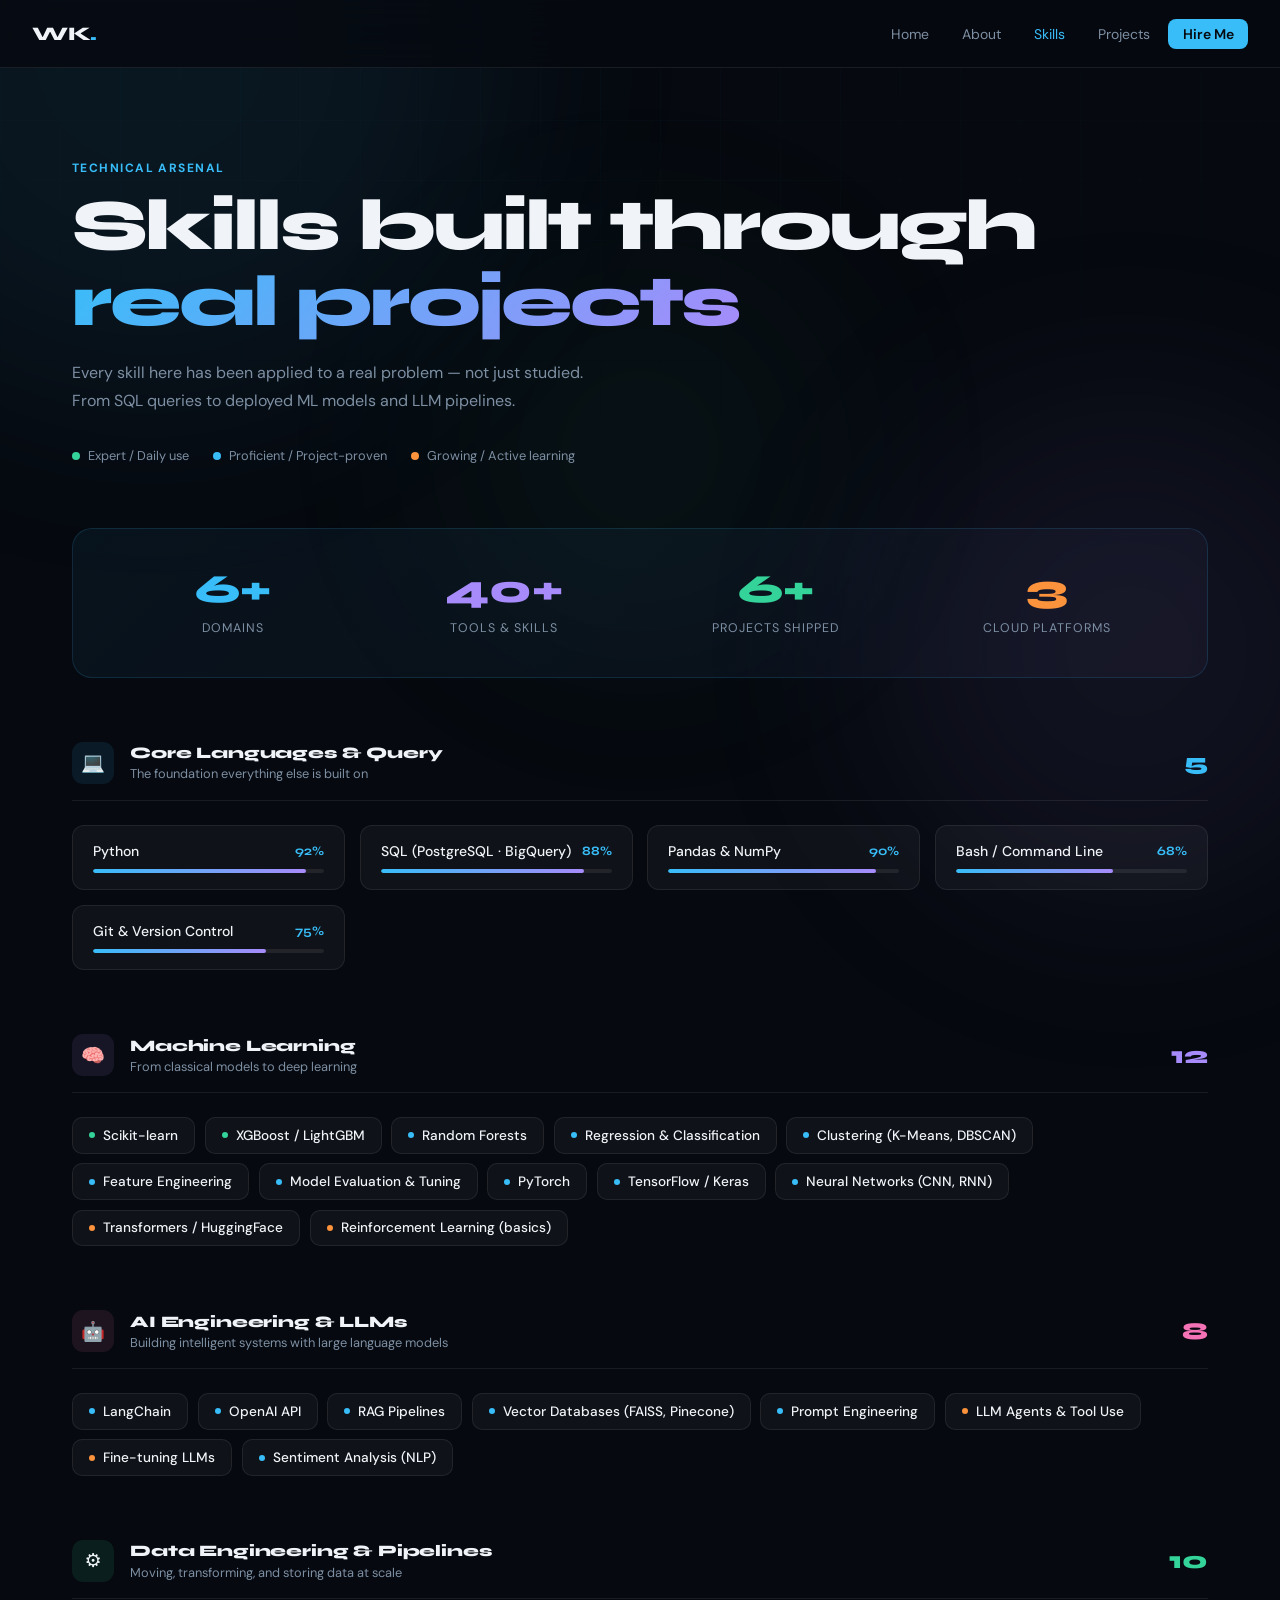
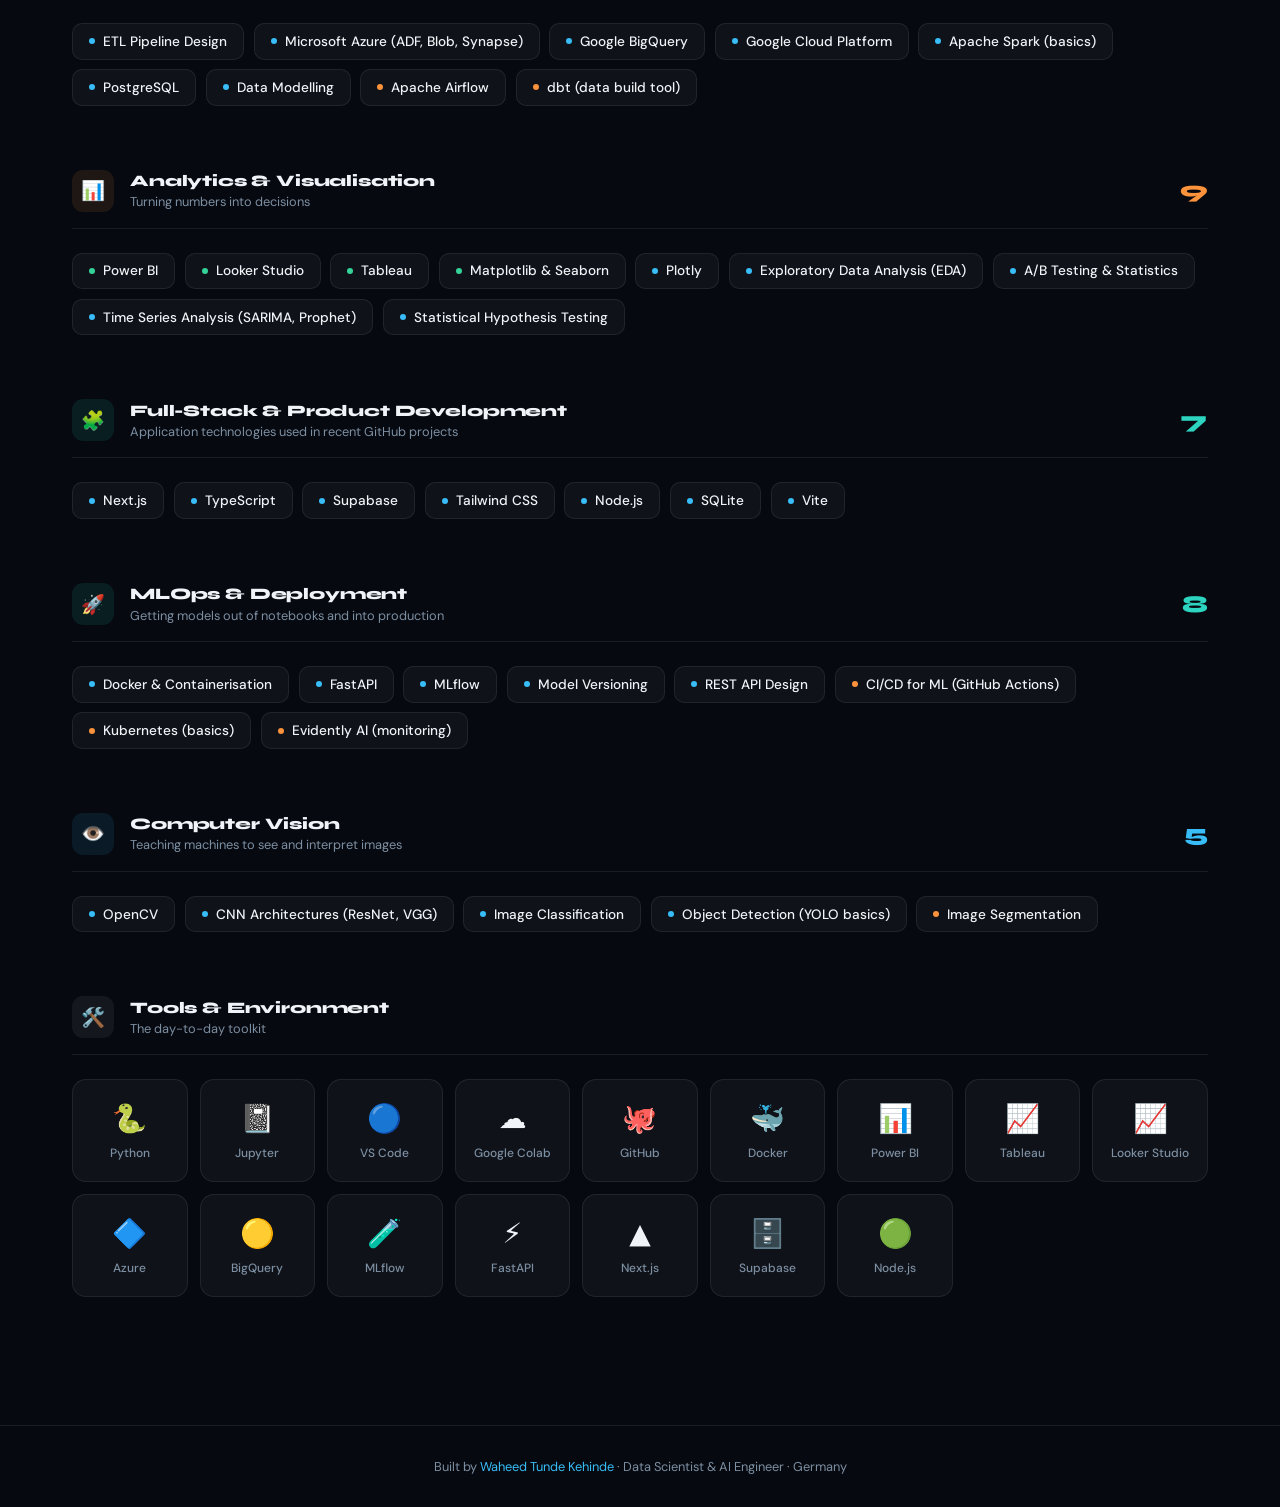
<file: skills.html>
<!DOCTYPE html>
<html lang="en">
<head>
  <meta charset="UTF-8" />
  <meta name="viewport" content="width=device-width, initial-scale=1.0" />
  <title>Skills — Waheed Tunde Kehinde</title>
  <link rel="preconnect" href="https://fonts.googleapis.com">
  <link href="https://fonts.googleapis.com/css2?family=Syne:wght@400;600;700;800&family=DM+Sans:ital,opsz,wght@0,9..40,300;0,9..40,400;0,9..40,500;1,9..40,300&display=swap" rel="stylesheet">
  <style>
    *, *::before, *::after { margin: 0; padding: 0; box-sizing: border-box; }

    :root {
      --bg: #06090f;
      --bg2: #0d1420;
      --surface: rgba(255,255,255,0.04);
      --border: rgba(255,255,255,0.08);
      --text: #f0f4f8;
      --muted: #7d8fa3;
      --accent: #38bdf8;
      --accent2: #a78bfa;
      --accent3: #34d399;
      --accent4: #fb923c;
      --accent5: #f472b6;
    }

    html { scroll-behavior: smooth; }

    body {
      font-family: 'DM Sans', system-ui, sans-serif;
      background: var(--bg);
      color: var(--text);
      min-height: 100vh;
      overflow-x: hidden;
    }

    body::before {
      content: '';
      position: fixed; inset: 0;
      background-image:
        linear-gradient(rgba(56,189,248,0.025) 1px, transparent 1px),
        linear-gradient(90deg, rgba(56,189,248,0.025) 1px, transparent 1px);
      background-size: 60px 60px;
      mask-image: radial-gradient(ellipse 100% 50% at 50% 0%, black 20%, transparent 100%);
      pointer-events: none; z-index: 0;
    }

    .orb {
      position: fixed; border-radius: 50%;
      pointer-events: none; z-index: 0;
      filter: blur(120px); opacity: 0.08;
    }
    .orb-1 { width: 700px; height: 700px; background: #38bdf8; top: -300px; left: -200px; }
    .orb-2 { width: 500px; height: 500px; background: #a78bfa; bottom: 0; right: -100px; }
    .orb-3 { width: 400px; height: 400px; background: #34d399; top: 50%; left: 50%; transform: translate(-50%,-50%); opacity: 0.05; }

    /* ── NAV ── */
    nav {
      position: fixed; top: 0; left: 0; right: 0; z-index: 100;
      padding: 0 2rem; height: 68px;
      display: flex; align-items: center; justify-content: space-between;
      background: rgba(6,9,15,0.75); backdrop-filter: blur(20px);
      border-bottom: 1px solid var(--border);
    }
    .nav-logo { font-family: 'Syne', sans-serif; font-weight: 800; font-size: 1.2rem; letter-spacing: -0.02em; color: var(--text); text-decoration: none; }
    .nav-logo span { color: var(--accent); }
    .nav-links { display: flex; align-items: center; gap: 0.25rem; list-style: none; }
    .nav-links a { text-decoration: none; color: var(--muted); font-size: 0.875rem; padding: 0.4rem 0.9rem; border-radius: 8px; transition: all 0.2s; }
    .nav-links a:hover { color: var(--text); background: var(--surface); }
    .nav-links a.active { color: var(--accent); }
    .nav-cta { background: var(--accent) !important; color: #06090f !important; font-weight: 600 !important; border-radius: 8px; }

    /* ── PAGE HEADER ── */
    .page-header {
      padding: 10rem 2rem 4rem;
      max-width: 1200px; margin: 0 auto;
      position: relative; z-index: 2;
    }
    .page-label {
      font-size: 0.75rem; font-weight: 700; letter-spacing: 0.12em;
      text-transform: uppercase; color: var(--accent); margin-bottom: 0.75rem;
      animation: fadeUp 0.7s ease both;
    }
    .page-title {
      font-family: 'Syne', sans-serif;
      font-size: clamp(2.5rem, 6vw, 4.5rem);
      font-weight: 800; line-height: 1.05; letter-spacing: -0.04em;
      margin-bottom: 1.25rem;
      animation: fadeUp 0.7s 0.1s ease both;
    }
    .page-title span {
      background: linear-gradient(135deg, var(--accent), var(--accent2));
      -webkit-background-clip: text; -webkit-text-fill-color: transparent; background-clip: text;
    }
    .page-sub {
      color: var(--muted); font-size: 1rem; max-width: 540px; line-height: 1.75;
      animation: fadeUp 0.7s 0.2s ease both;
    }

    /* ── PROFICIENCY LEGEND ── */
    .legend {
      display: flex; gap: 1.5rem; flex-wrap: wrap;
      margin-top: 2rem;
      animation: fadeUp 0.7s 0.3s ease both;
    }
    .legend-item { display: flex; align-items: center; gap: 0.5rem; font-size: 0.8rem; color: var(--muted); }
    .legend-dot { width: 8px; height: 8px; border-radius: 50%; }
    .legend-dot.expert { background: var(--accent3); }
    .legend-dot.proficient { background: var(--accent); }
    .legend-dot.learning { background: var(--accent4); }

    /* ── WRAPPER ── */
    .skills-wrapper {
      max-width: 1200px; margin: 0 auto;
      padding: 0 2rem 8rem;
      position: relative; z-index: 2;
      display: flex; flex-direction: column; gap: 4rem;
    }

    /* ── CATEGORY BLOCK ── */
    .category-header {
      display: flex; align-items: center; gap: 1rem;
      margin-bottom: 1.5rem;
      padding-bottom: 1rem;
      border-bottom: 1px solid var(--border);
    }
    .category-icon {
      width: 42px; height: 42px; border-radius: 11px;
      display: flex; align-items: center; justify-content: center;
      font-size: 1.2rem; flex-shrink: 0;
    }
    .category-icon.blue { background: rgba(56,189,248,0.1); }
    .category-icon.purple { background: rgba(167,139,250,0.1); }
    .category-icon.green { background: rgba(52,211,153,0.1); }
    .category-icon.orange { background: rgba(251,146,60,0.1); }
    .category-icon.pink { background: rgba(244,114,182,0.1); }
    .category-icon.teal { background: rgba(45,212,191,0.1); }

    .category-meta { flex: 1; }
    .category-name {
      font-family: 'Syne', sans-serif;
      font-size: 1rem; font-weight: 800; color: var(--text);
      margin-bottom: 0.2rem; letter-spacing: -0.01em;
    }
    .category-desc { font-size: 0.8rem; color: var(--muted); }

    .category-count {
      font-family: 'Syne', sans-serif;
      font-size: 1.5rem; font-weight: 800;
    }
    .category-count.blue { color: var(--accent); }
    .category-count.purple { color: var(--accent2); }
    .category-count.green { color: var(--accent3); }
    .category-count.orange { color: var(--accent4); }
    .category-count.pink { color: var(--accent5); }
    .category-count.teal { color: #2dd4bf; }

    /* ── SKILL PILLS GRID ── */
    .skills-pills {
      display: flex; flex-wrap: wrap; gap: 0.6rem;
    }

    .skill-pill {
      display: inline-flex; align-items: center; gap: 0.5rem;
      background: var(--surface);
      border: 1px solid var(--border);
      border-radius: 10px;
      padding: 0.55rem 1rem;
      font-size: 0.85rem; font-weight: 500;
      color: var(--text);
      transition: all 0.25s;
      cursor: default;
    }
    .skill-pill:hover {
      transform: translateY(-2px);
      box-shadow: 0 8px 24px rgba(0,0,0,0.3);
    }

    .skill-pill .pill-dot {
      width: 6px; height: 6px; border-radius: 50%; flex-shrink: 0;
    }
    .pill-dot.expert { background: var(--accent3); }
    .pill-dot.proficient { background: var(--accent); }
    .pill-dot.learning { background: var(--accent4); }

    /* colour tints per category on hover */
    .cat-blue .skill-pill:hover { border-color: rgba(56,189,248,0.35); background: rgba(56,189,248,0.06); }
    .cat-purple .skill-pill:hover { border-color: rgba(167,139,250,0.35); background: rgba(167,139,250,0.06); }
    .cat-green .skill-pill:hover { border-color: rgba(52,211,153,0.35); background: rgba(52,211,153,0.06); }
    .cat-orange .skill-pill:hover { border-color: rgba(251,146,60,0.35); background: rgba(251,146,60,0.06); }
    .cat-pink .skill-pill:hover { border-color: rgba(244,114,182,0.35); background: rgba(244,114,182,0.06); }
    .cat-teal .skill-pill:hover { border-color: rgba(45,212,191,0.35); background: rgba(45,212,191,0.06); }

    /* ── PROFICIENCY BARS (for core tools) ── */
    .proficiency-grid {
      display: grid;
      grid-template-columns: repeat(auto-fit, minmax(260px, 1fr));
      gap: 0.9rem;
      margin-top: 0.5rem;
    }

    .prof-item {
      background: var(--surface);
      border: 1px solid var(--border);
      border-radius: 12px;
      padding: 1rem 1.25rem;
      transition: border-color 0.2s;
    }
    .prof-item:hover { border-color: rgba(56,189,248,0.2); }

    .prof-top {
      display: flex; justify-content: space-between;
      align-items: center; margin-bottom: 0.6rem;
    }
    .prof-name { font-size: 0.875rem; font-weight: 500; color: var(--text); }
    .prof-pct { font-family: 'Syne', sans-serif; font-size: 0.8rem; font-weight: 700; }
    .prof-pct.blue { color: var(--accent); }
    .prof-pct.purple { color: var(--accent2); }
    .prof-pct.green { color: var(--accent3); }
    .prof-pct.orange { color: var(--accent4); }

    .prof-bar-bg {
      height: 4px; background: var(--border); border-radius: 2px; overflow: hidden;
    }
    .prof-bar {
      height: 100%; border-radius: 2px;
      width: 0;
      transition: width 1.4s cubic-bezier(0.4, 0, 0.2, 1);
    }
    .prof-bar.blue { background: linear-gradient(90deg, var(--accent), var(--accent2)); }
    .prof-bar.purple { background: linear-gradient(90deg, var(--accent2), var(--accent5)); }
    .prof-bar.green { background: linear-gradient(90deg, var(--accent3), var(--accent)); }
    .prof-bar.orange { background: linear-gradient(90deg, var(--accent4), var(--accent2)); }

    /* ── TOOLS ICON GRID ── */
    .tools-grid {
      display: grid;
      grid-template-columns: repeat(auto-fill, minmax(110px, 1fr));
      gap: 0.75rem;
    }

    .tool-card {
      background: var(--surface);
      border: 1px solid var(--border);
      border-radius: 14px;
      padding: 1.25rem 0.75rem;
      text-align: center;
      transition: all 0.25s;
    }
    .tool-card:hover { transform: translateY(-3px); box-shadow: 0 10px 30px rgba(0,0,0,0.3); border-color: rgba(56,189,248,0.2); }
    .tool-emoji { font-size: 1.75rem; margin-bottom: 0.5rem; }
    .tool-name { font-size: 0.75rem; font-weight: 500; color: var(--muted); }

    /* ── SUMMARY STRIP ── */
    .summary-strip {
      background: linear-gradient(135deg, rgba(56,189,248,0.06), rgba(167,139,250,0.04));
      border: 1px solid rgba(56,189,248,0.15);
      border-radius: 20px;
      padding: 2.5rem;
      display: grid;
      grid-template-columns: repeat(auto-fit, minmax(140px, 1fr));
      gap: 2rem;
      text-align: center;
    }
    .sum-num {
      font-family: 'Syne', sans-serif;
      font-size: 2.5rem; font-weight: 800;
      display: block; line-height: 1; margin-bottom: 0.4rem;
    }
    .sum-num.blue { color: var(--accent); }
    .sum-num.purple { color: var(--accent2); }
    .sum-num.green { color: var(--accent3); }
    .sum-num.orange { color: var(--accent4); }
    .sum-label { font-size: 0.78rem; color: var(--muted); text-transform: uppercase; letter-spacing: 0.08em; }

    /* ── FOOTER ── */
    footer {
      border-top: 1px solid var(--border); padding: 2rem; text-align: center;
      color: var(--muted); font-size: 0.8rem; position: relative; z-index: 2;
    }
    footer a { color: var(--accent); text-decoration: none; }

    @keyframes fadeUp { from { opacity: 0; transform: translateY(24px); } to { opacity: 1; transform: translateY(0); } }
    .reveal { opacity: 0; transform: translateY(24px); transition: opacity 0.65s ease, transform 0.65s ease; }
    .reveal.visible { opacity: 1; transform: none; }

    ::-webkit-scrollbar { width: 6px; }
    ::-webkit-scrollbar-track { background: var(--bg); }
    ::-webkit-scrollbar-thumb { background: rgba(56,189,248,0.3); border-radius: 3px; }

    @media (max-width: 768px) {
      .nav-links { display: none; }
      .tools-grid { grid-template-columns: repeat(auto-fill, minmax(90px, 1fr)); }
    }
  </style>
</head>
<body>

<div class="orb orb-1"></div>
<div class="orb orb-2"></div>
<div class="orb orb-3"></div>

<!-- NAV -->
<nav>
  <a href="index.html" class="nav-logo">WK<span>.</span></a>
  <ul class="nav-links">
    <li><a href="index.html">Home</a></li>
    <li><a href="about.html">About</a></li>
    <li><a href="skills.html" class="active">Skills</a></li>
    <li><a href="projects.html">Projects</a></li>
    <li><a href="contact.html" class="nav-cta">Hire Me</a></li>
  </ul>
</nav>

<!-- HEADER -->
<div class="page-header">
  <p class="page-label">Technical Arsenal</p>
  <h1 class="page-title">Skills built through<br><span>real projects</span></h1>
  <p class="page-sub">Every skill here has been applied to a real problem — not just studied. From SQL queries to deployed ML models and LLM pipelines.</p>
  <div class="legend">
    <div class="legend-item"><div class="legend-dot expert"></div> Expert / Daily use</div>
    <div class="legend-item"><div class="legend-dot proficient"></div> Proficient / Project-proven</div>
    <div class="legend-item"><div class="legend-dot learning"></div> Growing / Active learning</div>
  </div>
</div>

<div class="skills-wrapper">

  <!-- ── SUMMARY ── -->
  <div class="summary-strip reveal">
    <div>
      <span class="sum-num blue">6+</span>
      <span class="sum-label">Domains</span>
    </div>
    <div>
      <span class="sum-num purple">40+</span>
      <span class="sum-label">Tools & Skills</span>
    </div>
    <div>
      <span class="sum-num green">6+</span>
      <span class="sum-label">Projects shipped</span>
    </div>
    <div>
      <span class="sum-num orange">3</span>
      <span class="sum-label">Cloud platforms</span>
    </div>
  </div>

  <!-- ── 1. CORE LANGUAGES ── -->
  <div class="reveal">
    <div class="category-header cat-blue">
      <div class="category-icon blue">💻</div>
      <div class="category-meta">
        <p class="category-name">Core Languages & Query</p>
        <p class="category-desc">The foundation everything else is built on</p>
      </div>
      <span class="category-count blue">5</span>
    </div>
    <div class="proficiency-grid cat-blue">
      <div class="prof-item">
        <div class="prof-top"><span class="prof-name">Python</span><span class="prof-pct blue">92%</span></div>
        <div class="prof-bar-bg"><div class="prof-bar blue" data-width="92"></div></div>
      </div>
      <div class="prof-item">
        <div class="prof-top"><span class="prof-name">SQL (PostgreSQL · BigQuery)</span><span class="prof-pct blue">88%</span></div>
        <div class="prof-bar-bg"><div class="prof-bar blue" data-width="88"></div></div>
      </div>
      <div class="prof-item">
        <div class="prof-top"><span class="prof-name">Pandas & NumPy</span><span class="prof-pct blue">90%</span></div>
        <div class="prof-bar-bg"><div class="prof-bar blue" data-width="90"></div></div>
      </div>
      <div class="prof-item">
        <div class="prof-top"><span class="prof-name">Bash / Command Line</span><span class="prof-pct blue">68%</span></div>
        <div class="prof-bar-bg"><div class="prof-bar blue" data-width="68"></div></div>
      </div>
      <div class="prof-item">
        <div class="prof-top"><span class="prof-name">Git & Version Control</span><span class="prof-pct blue">75%</span></div>
        <div class="prof-bar-bg"><div class="prof-bar blue" data-width="75"></div></div>
      </div>
    </div>
  </div>

  <!-- ── 2. MACHINE LEARNING ── -->
  <div class="reveal">
    <div class="category-header cat-purple">
      <div class="category-icon purple">🧠</div>
      <div class="category-meta">
        <p class="category-name">Machine Learning</p>
        <p class="category-desc">From classical models to deep learning</p>
      </div>
      <span class="category-count purple">12</span>
    </div>
    <div class="skills-pills cat-purple">
      <span class="skill-pill"><span class="pill-dot expert"></span>Scikit-learn</span>
      <span class="skill-pill"><span class="pill-dot expert"></span>XGBoost / LightGBM</span>
      <span class="skill-pill"><span class="pill-dot proficient"></span>Random Forests</span>
      <span class="skill-pill"><span class="pill-dot proficient"></span>Regression & Classification</span>
      <span class="skill-pill"><span class="pill-dot proficient"></span>Clustering (K-Means, DBSCAN)</span>
      <span class="skill-pill"><span class="pill-dot proficient"></span>Feature Engineering</span>
      <span class="skill-pill"><span class="pill-dot proficient"></span>Model Evaluation & Tuning</span>
      <span class="skill-pill"><span class="pill-dot proficient"></span>PyTorch</span>
      <span class="skill-pill"><span class="pill-dot proficient"></span>TensorFlow / Keras</span>
      <span class="skill-pill"><span class="pill-dot proficient"></span>Neural Networks (CNN, RNN)</span>
      <span class="skill-pill"><span class="pill-dot learning"></span>Transformers / HuggingFace</span>
      <span class="skill-pill"><span class="pill-dot learning"></span>Reinforcement Learning (basics)</span>
    </div>
  </div>

  <!-- ── 3. AI ENGINEERING ── -->
  <div class="reveal">
    <div class="category-header cat-pink">
      <div class="category-icon pink">🤖</div>
      <div class="category-meta">
        <p class="category-name">AI Engineering & LLMs</p>
        <p class="category-desc">Building intelligent systems with large language models</p>
      </div>
      <span class="category-count pink">8</span>
    </div>
    <div class="skills-pills cat-pink">
      <span class="skill-pill"><span class="pill-dot proficient"></span>LangChain</span>
      <span class="skill-pill"><span class="pill-dot proficient"></span>OpenAI API</span>
      <span class="skill-pill"><span class="pill-dot proficient"></span>RAG Pipelines</span>
      <span class="skill-pill"><span class="pill-dot proficient"></span>Vector Databases (FAISS, Pinecone)</span>
      <span class="skill-pill"><span class="pill-dot proficient"></span>Prompt Engineering</span>
      <span class="skill-pill"><span class="pill-dot learning"></span>LLM Agents & Tool Use</span>
      <span class="skill-pill"><span class="pill-dot learning"></span>Fine-tuning LLMs</span>
      <span class="skill-pill"><span class="pill-dot proficient"></span>Sentiment Analysis (NLP)</span>
    </div>
  </div>

  <!-- ── 4. DATA ENGINEERING ── -->
  <div class="reveal">
    <div class="category-header cat-green">
      <div class="category-icon green">⚙️</div>
      <div class="category-meta">
        <p class="category-name">Data Engineering & Pipelines</p>
        <p class="category-desc">Moving, transforming, and storing data at scale</p>
      </div>
      <span class="category-count green">10</span>
    </div>
    <div class="skills-pills cat-green">
      <span class="skill-pill"><span class="pill-dot proficient"></span>ETL Pipeline Design</span>
      <span class="skill-pill"><span class="pill-dot proficient"></span>Microsoft Azure (ADF, Blob, Synapse)</span>
      <span class="skill-pill"><span class="pill-dot proficient"></span>Google BigQuery</span>
      <span class="skill-pill"><span class="pill-dot proficient"></span>Google Cloud Platform</span>
      <span class="skill-pill"><span class="pill-dot proficient"></span>Apache Spark (basics)</span>
      <span class="skill-pill"><span class="pill-dot proficient"></span>PostgreSQL</span>
      <span class="skill-pill"><span class="pill-dot proficient"></span>Data Modelling</span>
      <span class="skill-pill"><span class="pill-dot learning"></span>Apache Airflow</span>
      <span class="skill-pill"><span class="pill-dot learning"></span>dbt (data build tool)</span>
    </div>
  </div>

  <!-- ── 5. ANALYTICS & VISUALISATION ── -->
  <div class="reveal">
    <div class="category-header cat-orange">
      <div class="category-icon orange">📊</div>
      <div class="category-meta">
        <p class="category-name">Analytics & Visualisation</p>
        <p class="category-desc">Turning numbers into decisions</p>
      </div>
      <span class="category-count orange">9</span>
    </div>
    <div class="skills-pills cat-orange">
      <span class="skill-pill"><span class="pill-dot expert"></span>Power BI</span>
      <span class="skill-pill"><span class="pill-dot expert"></span>Looker Studio</span>
      <span class="skill-pill"><span class="pill-dot expert"></span>Tableau</span>
      <span class="skill-pill"><span class="pill-dot expert"></span>Matplotlib & Seaborn</span>
      <span class="skill-pill"><span class="pill-dot proficient"></span>Plotly</span>
      <span class="skill-pill"><span class="pill-dot proficient"></span>Exploratory Data Analysis (EDA)</span>
      <span class="skill-pill"><span class="pill-dot proficient"></span>A/B Testing & Statistics</span>
      <span class="skill-pill"><span class="pill-dot proficient"></span>Time Series Analysis (SARIMA, Prophet)</span>
      <span class="skill-pill"><span class="pill-dot proficient"></span>Statistical Hypothesis Testing</span>
    </div>
  </div>

  <!-- ── FULL-STACK & PRODUCT DEVELOPMENT ── -->
  <div class="reveal">
    <div class="category-header cat-teal">
      <div class="category-icon teal">🧩</div>
      <div class="category-meta">
        <p class="category-name">Full-Stack & Product Development</p>
        <p class="category-desc">Application technologies used in recent GitHub projects</p>
      </div>
      <span class="category-count teal">7</span>
    </div>
    <div class="skills-pills cat-teal">
      <span class="skill-pill"><span class="pill-dot proficient"></span>Next.js</span>
      <span class="skill-pill"><span class="pill-dot proficient"></span>TypeScript</span>
      <span class="skill-pill"><span class="pill-dot proficient"></span>Supabase</span>
      <span class="skill-pill"><span class="pill-dot proficient"></span>Tailwind CSS</span>
      <span class="skill-pill"><span class="pill-dot proficient"></span>Node.js</span>
      <span class="skill-pill"><span class="pill-dot proficient"></span>SQLite</span>
      <span class="skill-pill"><span class="pill-dot proficient"></span>Vite</span>
    </div>
  </div>

  <!-- ── 6. MLOPS & DEPLOYMENT ── -->
  <div class="reveal">
    <div class="category-header cat-teal">
      <div class="category-icon teal">🚀</div>
      <div class="category-meta">
        <p class="category-name">MLOps & Deployment</p>
        <p class="category-desc">Getting models out of notebooks and into production</p>
      </div>
      <span class="category-count teal">8</span>
    </div>
    <div class="skills-pills cat-teal">
      <span class="skill-pill"><span class="pill-dot proficient"></span>Docker & Containerisation</span>
      <span class="skill-pill"><span class="pill-dot proficient"></span>FastAPI</span>
      <span class="skill-pill"><span class="pill-dot proficient"></span>MLflow</span>
      <span class="skill-pill"><span class="pill-dot proficient"></span>Model Versioning</span>
      <span class="skill-pill"><span class="pill-dot proficient"></span>REST API Design</span>
      <span class="skill-pill"><span class="pill-dot learning"></span>CI/CD for ML (GitHub Actions)</span>
      <span class="skill-pill"><span class="pill-dot learning"></span>Kubernetes (basics)</span>
      <span class="skill-pill"><span class="pill-dot learning"></span>Evidently AI (monitoring)</span>
    </div>
  </div>

  <!-- ── 7. COMPUTER VISION ── -->
  <div class="reveal">
    <div class="category-header cat-blue">
      <div class="category-icon blue">👁️</div>
      <div class="category-meta">
        <p class="category-name">Computer Vision</p>
        <p class="category-desc">Teaching machines to see and interpret images</p>
      </div>
      <span class="category-count blue">5</span>
    </div>
    <div class="skills-pills cat-blue">
      <span class="skill-pill"><span class="pill-dot proficient"></span>OpenCV</span>
      <span class="skill-pill"><span class="pill-dot proficient"></span>CNN Architectures (ResNet, VGG)</span>
      <span class="skill-pill"><span class="pill-dot proficient"></span>Image Classification</span>
      <span class="skill-pill"><span class="pill-dot proficient"></span>Object Detection (YOLO basics)</span>
      <span class="skill-pill"><span class="pill-dot learning"></span>Image Segmentation</span>
    </div>
  </div>

  <!-- ── 8. TOOLS & ENVIRONMENT ── -->
  <div class="reveal">
    <div class="category-header">
      <div class="category-icon dark" style="background:rgba(255,255,255,0.06)">🛠️</div>
      <div class="category-meta">
        <p class="category-name">Tools & Environment</p>
        <p class="category-desc">The day-to-day toolkit</p>
      </div>
    </div>
    <div class="tools-grid">
      <div class="tool-card"><div class="tool-emoji">🐍</div><div class="tool-name">Python</div></div>
      <div class="tool-card"><div class="tool-emoji">📓</div><div class="tool-name">Jupyter</div></div>
      <div class="tool-card"><div class="tool-emoji">🔵</div><div class="tool-name">VS Code</div></div>
      <div class="tool-card"><div class="tool-emoji">☁️</div><div class="tool-name">Google Colab</div></div>
      <div class="tool-card"><div class="tool-emoji">🐙</div><div class="tool-name">GitHub</div></div>
      <div class="tool-card"><div class="tool-emoji">🐳</div><div class="tool-name">Docker</div></div>
      <div class="tool-card"><div class="tool-emoji">📊</div><div class="tool-name">Power BI</div></div>
      <div class="tool-card"><div class="tool-emoji">📈</div><div class="tool-name">Tableau</div></div>
      <div class="tool-card"><div class="tool-emoji">📈</div><div class="tool-name">Looker Studio</div></div>
      <div class="tool-card"><div class="tool-emoji">🔷</div><div class="tool-name">Azure</div></div>
      <div class="tool-card"><div class="tool-emoji">🟡</div><div class="tool-name">BigQuery</div></div>
      <div class="tool-card"><div class="tool-emoji">🧪</div><div class="tool-name">MLflow</div></div>
      <div class="tool-card"><div class="tool-emoji">⚡</div><div class="tool-name">FastAPI</div></div>
      <div class="tool-card"><div class="tool-emoji">▲</div><div class="tool-name">Next.js</div></div>
      <div class="tool-card"><div class="tool-emoji">🗄️</div><div class="tool-name">Supabase</div></div>
      <div class="tool-card"><div class="tool-emoji">🟢</div><div class="tool-name">Node.js</div></div>
    </div>
  </div>

</div>

<footer>
  <p>Built by <a href="about.html">Waheed Tunde Kehinde</a> · Data Scientist & AI Engineer · Germany</p>
</footer>

<script>
// ── SCROLL REVEAL ──
const observer = new IntersectionObserver((entries) => {
  entries.forEach((e, i) => {
    if (e.isIntersecting) {
      setTimeout(() => e.target.classList.add('visible'), i * 80);
    }
  });
}, { threshold: 0.06 });
document.querySelectorAll('.reveal').forEach(r => observer.observe(r));

// ── ANIMATE PROGRESS BARS ON SCROLL ──
const barObserver = new IntersectionObserver((entries) => {
  entries.forEach(entry => {
    if (entry.isIntersecting) {
      entry.target.querySelectorAll('.prof-bar').forEach(bar => {
        const w = bar.getAttribute('data-width');
        bar.style.width = w + '%';
      });
      barObserver.unobserve(entry.target);
    }
  });
}, { threshold: 0.2 });
document.querySelectorAll('.proficiency-grid').forEach(g => barObserver.observe(g));
</script>
</body>
</html>
</file>
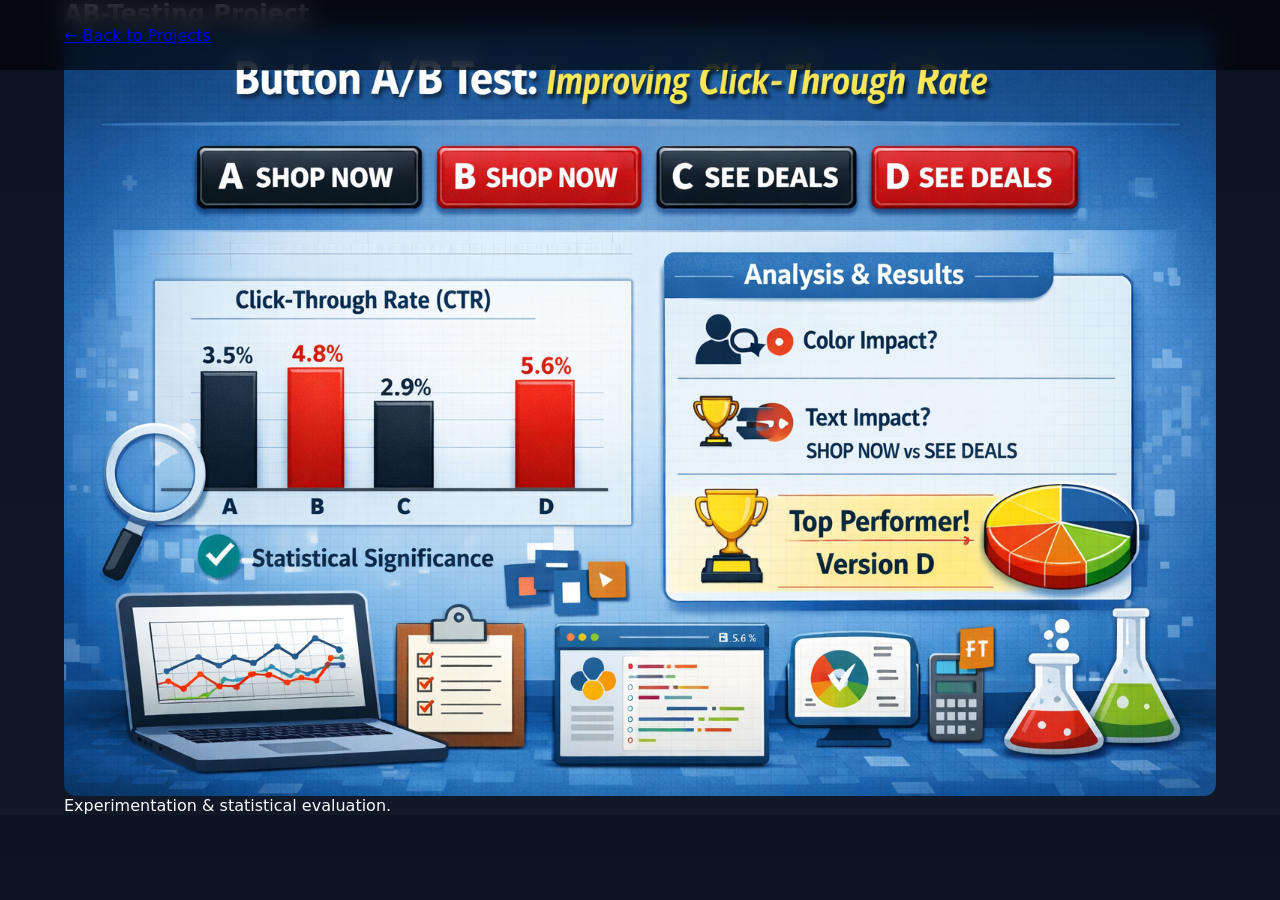
<file: projects/ab-testing.html>
<!DOCTYPE html>
<html lang="en">
<head>
  <meta charset="UTF-8">
  <title>AB-Testing Project</title>
  <link rel="stylesheet" href="../styles.css">
</head>
<body>

<header class="header">
  <nav class="nav container">
    <a href="../projects.html">← Back to Projects</a>
  </nav>
</header>

<section class="page container">
  <h1>AB-Testing Project</h1>
  <img src="../assets/images/AB Testing.png">
  <p>
   Experimentation & statistical evaluation.
  </p>
</section>

</body>
</html>
</file>
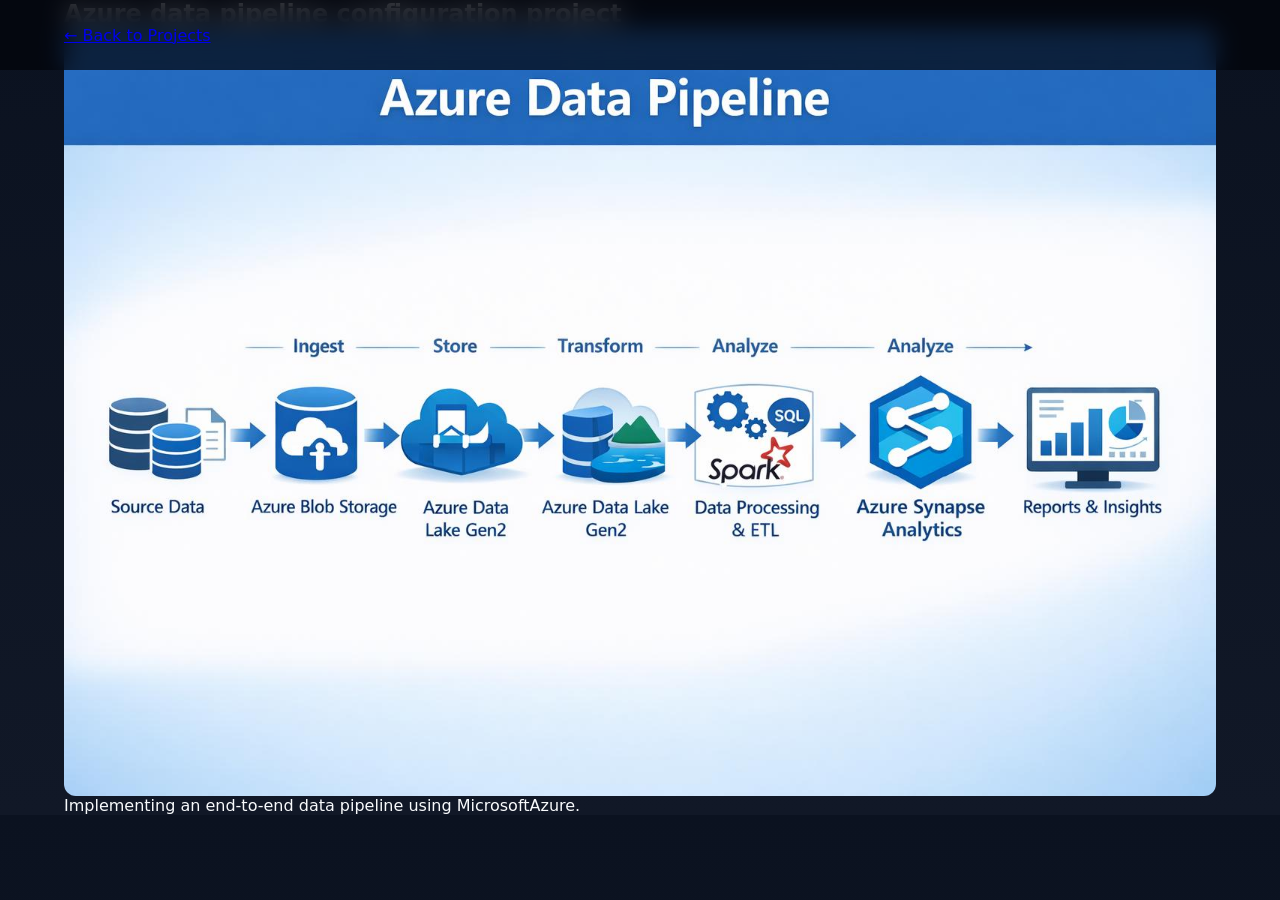
<file: projects/azure_pipeline.html>
<!DOCTYPE html>
<html lang="en">
<head>
  <meta charset="UTF-8">
  <title>Azure data pipeline configuration project</title>
  <link rel="stylesheet" href="../styles.css">
</head>
<body>

<header class="header">
  <nav class="nav container">
    <a href="../projects.html">← Back to Projects</a>
  </nav>
</header>

<section class="page container">
  <h1>Azure data pipeline configuration project</h1>
  <img src="../assets/images/azuepipelin.png">
  <p>
    Implementing an end-to-end data pipeline using MicrosoftAzure.
  </p>
</section>

</body>
</html>
</file>
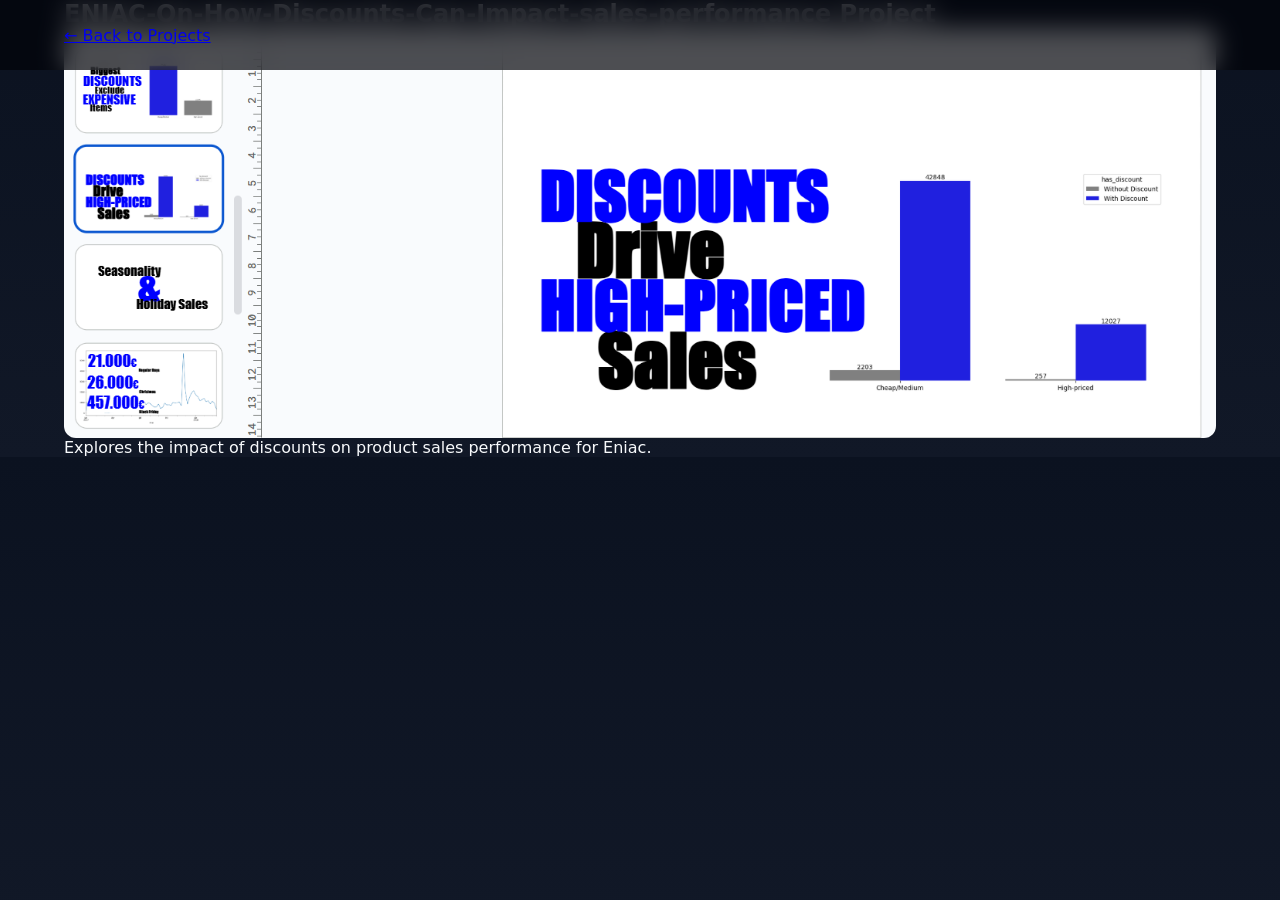
<file: projects/eniac-on-discount.html>
<!DOCTYPE html>
<html lang="en">
<head>
  <meta charset="UTF-8">
  <title>ENIAC-On-How-Discounts-Can-Impact-sales-performance Project</title>
  <link rel="stylesheet" href="../styles.css">
</head>
<body>

<header class="header">
  <nav class="nav container">
    <a href="../projects.html">← Back to Projects</a>
  </nav>
</header>

<section class="page container">
  <h1>ENIAC-On-How-Discounts-Can-Impact-sales-performance Project</h1>
  <img src="../assets/images/Eniac&discount.png">
  <p>
    Explores the impact of discounts on product sales performance for Eniac.
  </p>
</section>

</body>
</html>
</file>
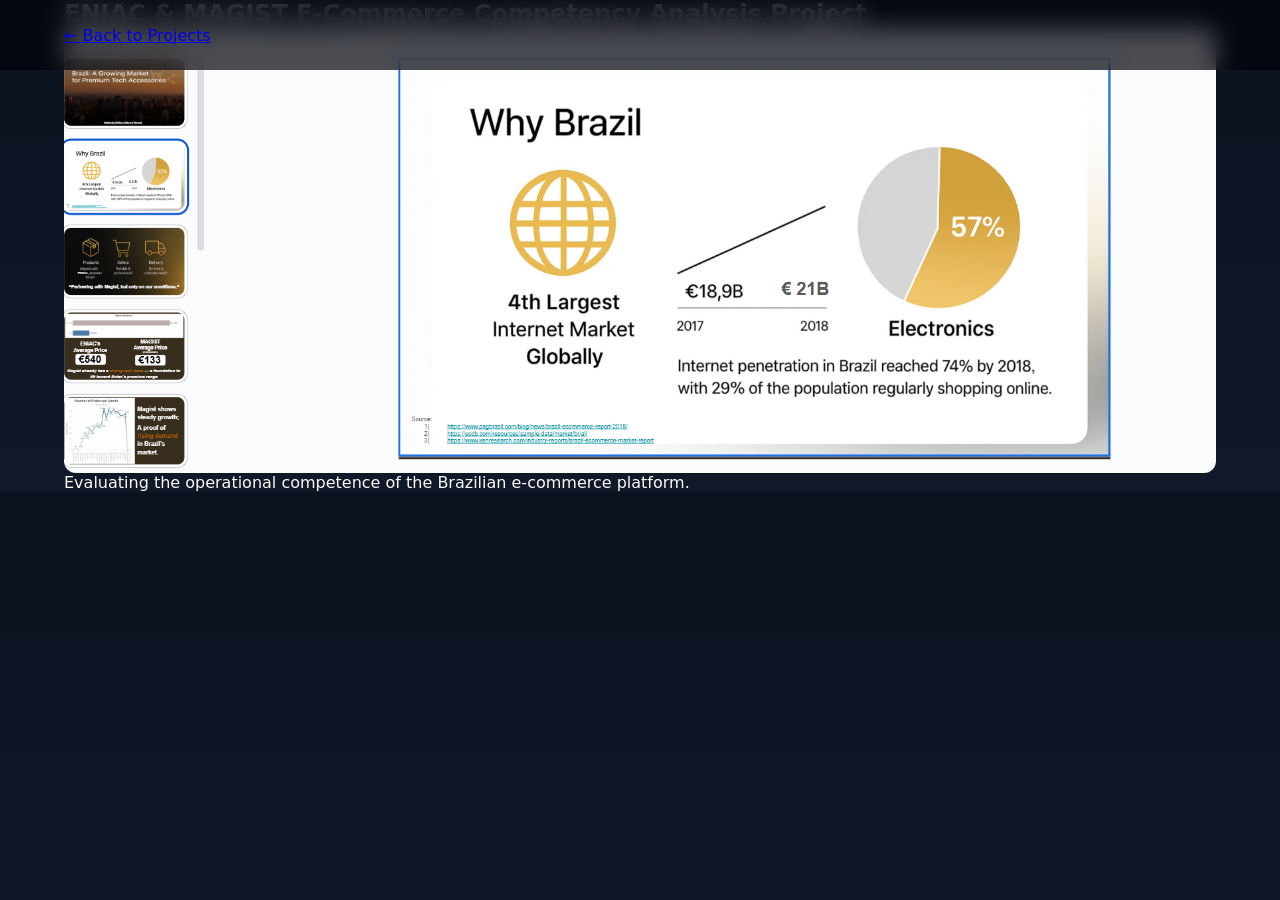
<file: projects/eniac.magist.html>
<!DOCTYPE html>
<html lang="en">
<head>
  <meta charset="UTF-8">
  <title>ENIAC & MAGIST E-Commerce Competency Analysis Project</title>
  <link rel="stylesheet" href="../styles.css">
</head>
<body>

<header class="header">
  <nav class="nav container">
    <a href="../projects.html">← Back to Projects</a>
  </nav>
</header>

<section class="page container">
  <h1>ENIAC & MAGIST E-Commerce Competency Analysis Project</h1>
  <img src="../assets/images/ENIAC&MAGIST.png">
  <p>
    Evaluating the operational competence of the Brazilian e-commerce platform.
  </p>
</section>

</body>
</html>
</file>
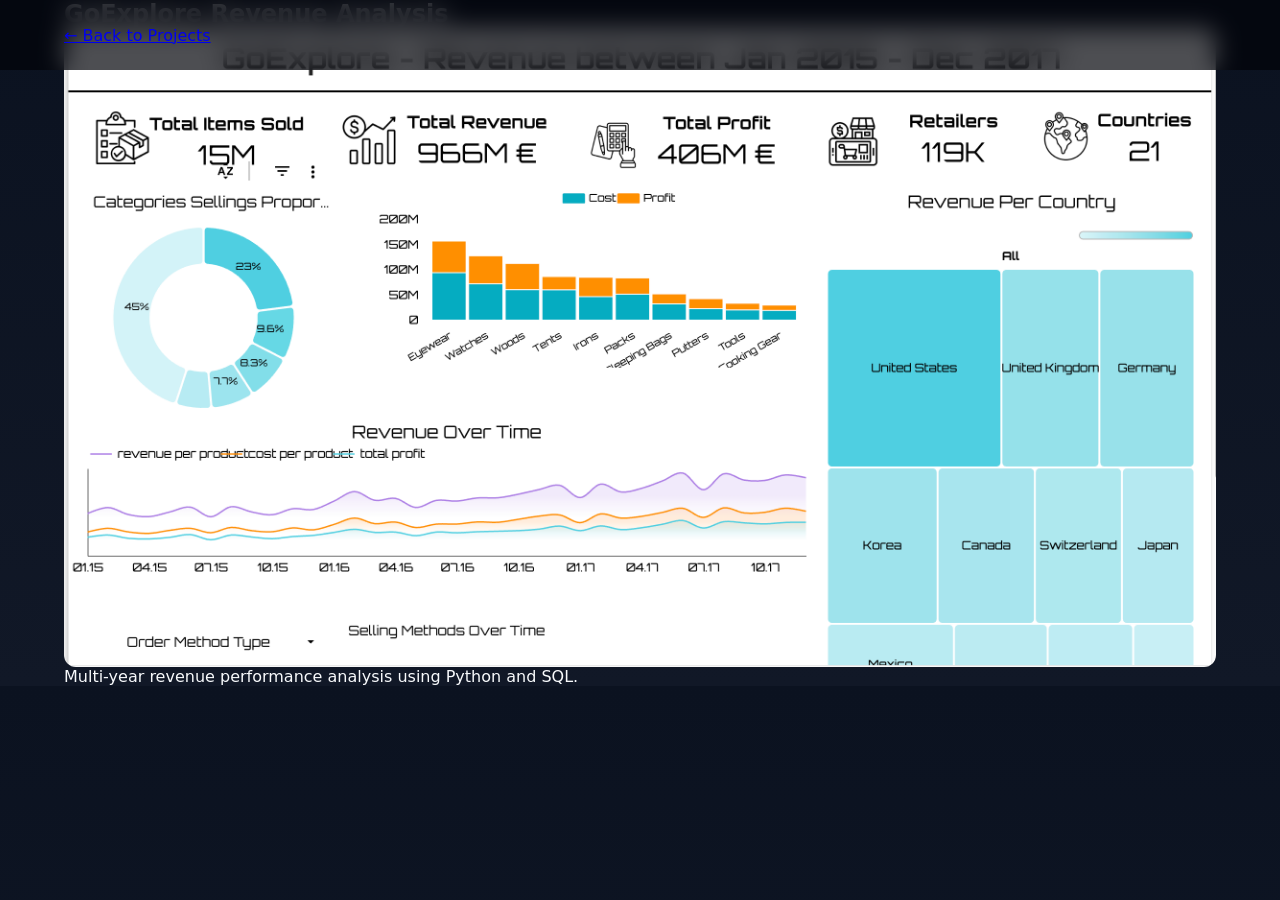
<file: projects/goexplore.html>
<!DOCTYPE html>
<html lang="en">
<head>
  <meta charset="UTF-8">
  <title>GoExplore Project</title>
  <link rel="stylesheet" href="../styles.css">
</head>
<body>

<header class="header">
  <nav class="nav container">
    <a href="../projects.html">← Back to Projects</a>
  </nav>
</header>

<section class="page container">
  <h1>GoExplore Revenue Analysis</h1>
  <img src="../assets/images/goexpress.png">
  <p>
    Multi-year revenue performance analysis using Python and SQL.
  </p>
</section>

</body>
</html>
</file>
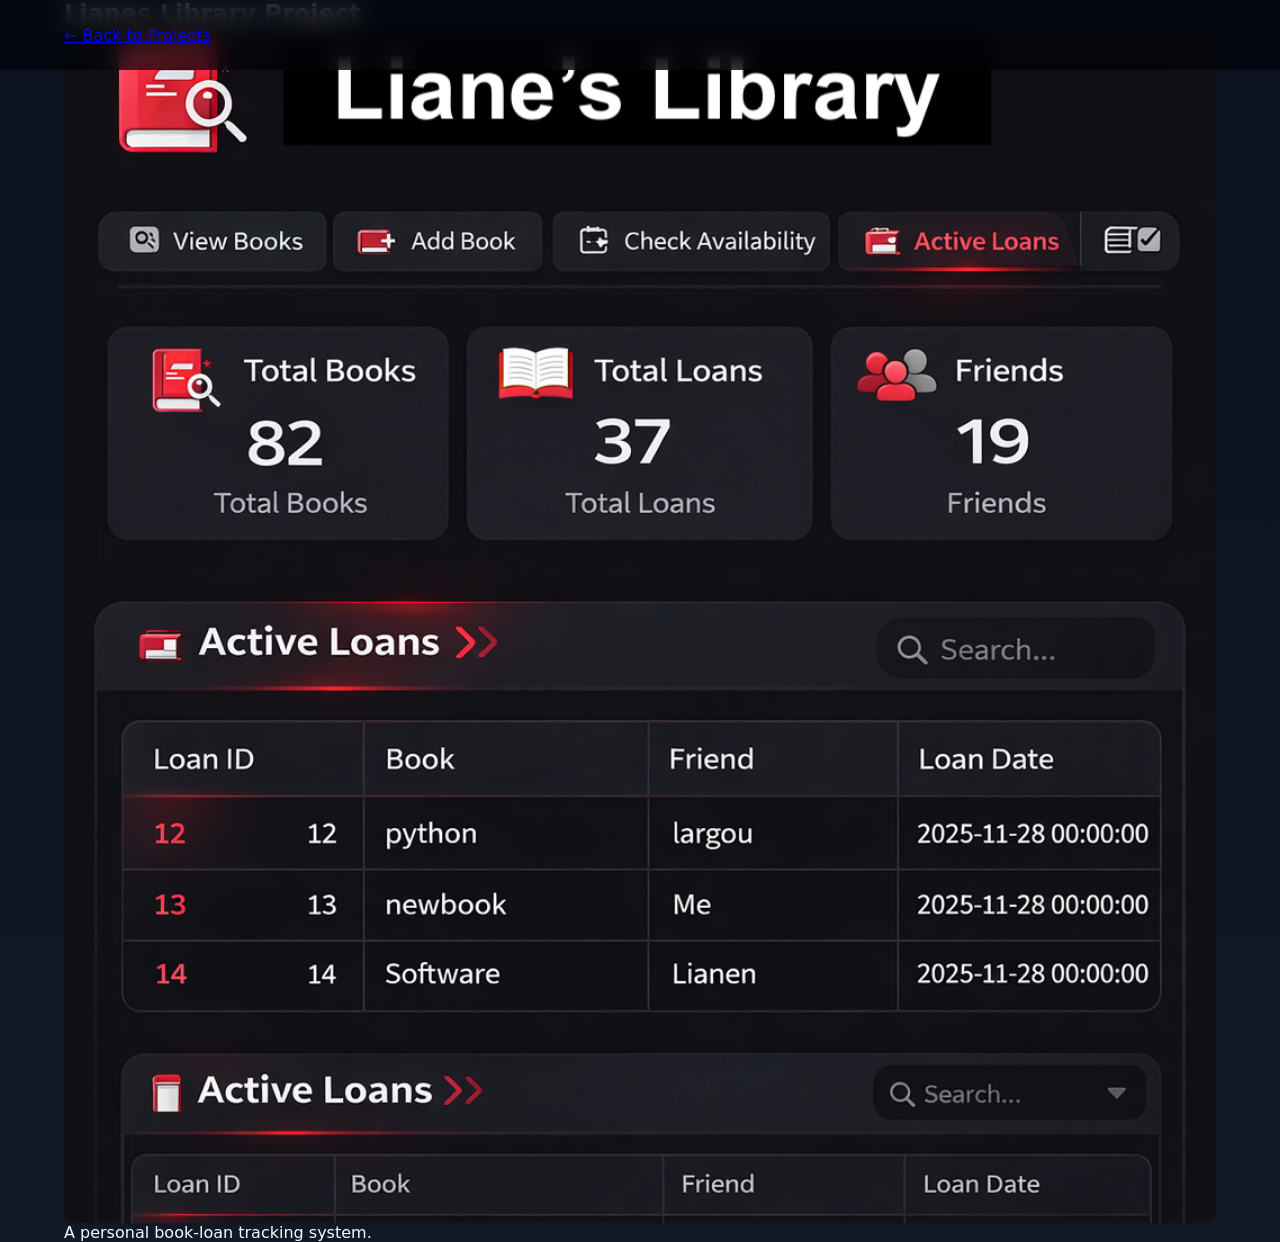
<file: projects/Lianes-Library.html>
<!DOCTYPE html>
<html lang="en">
<head>
  <meta charset="UTF-8">
  <title>Lianes Library Project</title>
  <link rel="stylesheet" href="../styles.css">
</head>
<body>

<header class="header">
  <nav class="nav container">
    <a href="../projects.html">← Back to Projects</a>
  </nav>
</header>

<section class="page container">
  <h1>Lianes Library Project</h1>
  <img src="../assets/images/Lianes.png">
  <p>
    A personal book-loan tracking system.
  </p>
</section>

</body>
</html>
</file>
<file: styles.css>
/* ================= RESET ================= */
* {
  margin: 0;
  padding: 0;
  box-sizing: border-box;
}

:root {
  --bg-primary: #0b1220;
  --bg-secondary: #111827;

  --text-primary: #f8fafc;
  --text-secondary: #cbd5e1;

  --accent-primary: #38bdf8;
  --accent-hover: #0ea5e9;

  --border-subtle: rgba(255, 255, 255, 0.08);
}

body {
font-family: 'Inter', system-ui, -apple-system, BlinkMacSystemFont, "Segoe UI", Roboto, Helvetica, Arial, sans-serif;
background: linear-gradient(180deg, var(--bg-primary), var(--bg-secondary));
color: var(--text-primary);
}

img {
  width: 100%;
  display: block;
  border-radius: 12px;
}

.container {
  max-width: 1200px;
  margin: auto;
  padding: 0 1.5rem;
}

/* ================= NAV ================= */
.header {
  position: fixed;
  top: 0;
  width: 100%;
  background: rgba(2,4,9,0.7);
  backdrop-filter: blur(12px);
  z-index: 1000;
}

.nav {
  height: 70px;
  display: flex;
  align-items: center;
  justify-content: space-between;
}

.logo {
  font-weight: 700;
}

.nav-links {
  list-style: none;
  display: flex;
  gap: 2rem;
}

.nav-links a {
 text-decoration: none;
color: var(--text-secondary);
font-size: 0.95rem;
transition: color 0.2s ease;
}

.nav-links a:hover,
.nav-links a.active {
color: var(--accent-primary);
}

.nav-links a.active {
  color: #38bdf8;
}

/* ================= PIPELINE (ALL PAGES) ================= */
#pipeline {
  position: fixed;
  inset: 0;
  z-index: 0;
  opacity: 2.5; /* MORE VISIBLE */
}

/* ================= SECTIONS ================= */
.section {
  padding: 9rem 0 6rem;
  position: relative;
  z-index: 2;
}

/* ================= HERO ================= */
.hero {
 display: flex;
flex-direction: column;
justify-content: center;
align-items: center;
height: 100vh;
padding: 0 1.5rem;
position: relative;
z-index: 2;
}

.hero-text {
text-align: center;
}

.hero-text h1 {
font-size: clamp(4rem, 10vw, 7.5rem);
font-weight: 1000;
line-height: 1.5;
letter-spacing: -0.05em;
background: linear-gradient(90deg, #C084FC, #22D3EE, #A3E635, #FB923C);
-webkit-background-clip: text;
color: transparent;
margin-bottom: 1.5rem;
}

.pill {
  background: rgba(56,189,248,0.15);
  color: #38bdf8;
  padding: .4rem .9rem;
  border-radius: 999px;
  display: inline-block;
  margin-bottom: 1rem;
}

.btn-primary {
  background: #38bdf8;
  color: #020409;
  padding: .75rem 1.6rem;
  border-radius: 10px;
  display: inline-block;
  margin-top: 1.5rem;
  text-decoration: none;
  font-weight: 600;
}

/* ================= PROJECTS ================= */
.projects-grid {
  display: grid;
  grid-template-columns: repeat(auto-fit, minmax(300px, 1fr));
  gap: 2.2rem;
}

.project-card {
  background: rgba(255,255,255,0.05);
  border-radius: 18px;
  padding: 1rem;
  text-decoration: none;
  color: inherit;
  transition: transform .35s ease, box-shadow .35s ease;
  display: flex;
  flex-direction: column;
}

.project-card img {
  height: 200px;
  object-fit: cover;
  border-radius: 14px;
}

.project-card h3 {
  margin-top: 1rem;
}

.project-card p {
  color: #9ca3af;
  font-size: 0.9rem;
}

.project-card:hover {
  transform: translateY(-8px);
  box-shadow: 0 20px 60px rgba(0,0,0,0.4);
}

/* ================= ABOUT ================= */
.about-grid {
  display: grid;
  grid-template-columns: 620px 1fr;
  gap: 1.5rem;
  align-items: center;
}

/* ================= SKILLS ================= */
.skills-grid {
  display: grid;
  grid-template-columns: repeat(auto-fit, minmax(280px,1fr));
  gap: 1.2rem;
}

.skill-card {
  background: rgba(255,255,255,0.05);
  padding: 1.2rem;
  border-radius: 14px;
  text-align: center;
}

/* ================= CONTACT ================= */
.contact-wrapper {
  display: grid;
  grid-template-columns: 1fr 1fr;
  gap: 3rem;
  align-items: flex-start;
}

.contact-info p {
  color: #9ca3af;
  margin-bottom: 1rem;
}

.contact-form {
  display: flex;
  flex-direction: column;
  gap: 1rem;
}

input, textarea {
  background: rgba(255,255,255,0.06);
  border: none;
  padding: 0.9rem;
  border-radius: 10px;
  color: white;
}

textarea {
  min-height: 140px;
  resize: vertical;
}

input:focus,
textarea:focus {
  outline: 2px solid #38bdf8;
}

/* ================= RESPONSIVE ================= */
@media (max-width: 900px) {
  .about-grid,
  .contact-wrapper {
    grid-template-columns: 1fr;
  }

  .nav-links {
    display: none;
  }
}
</file>
